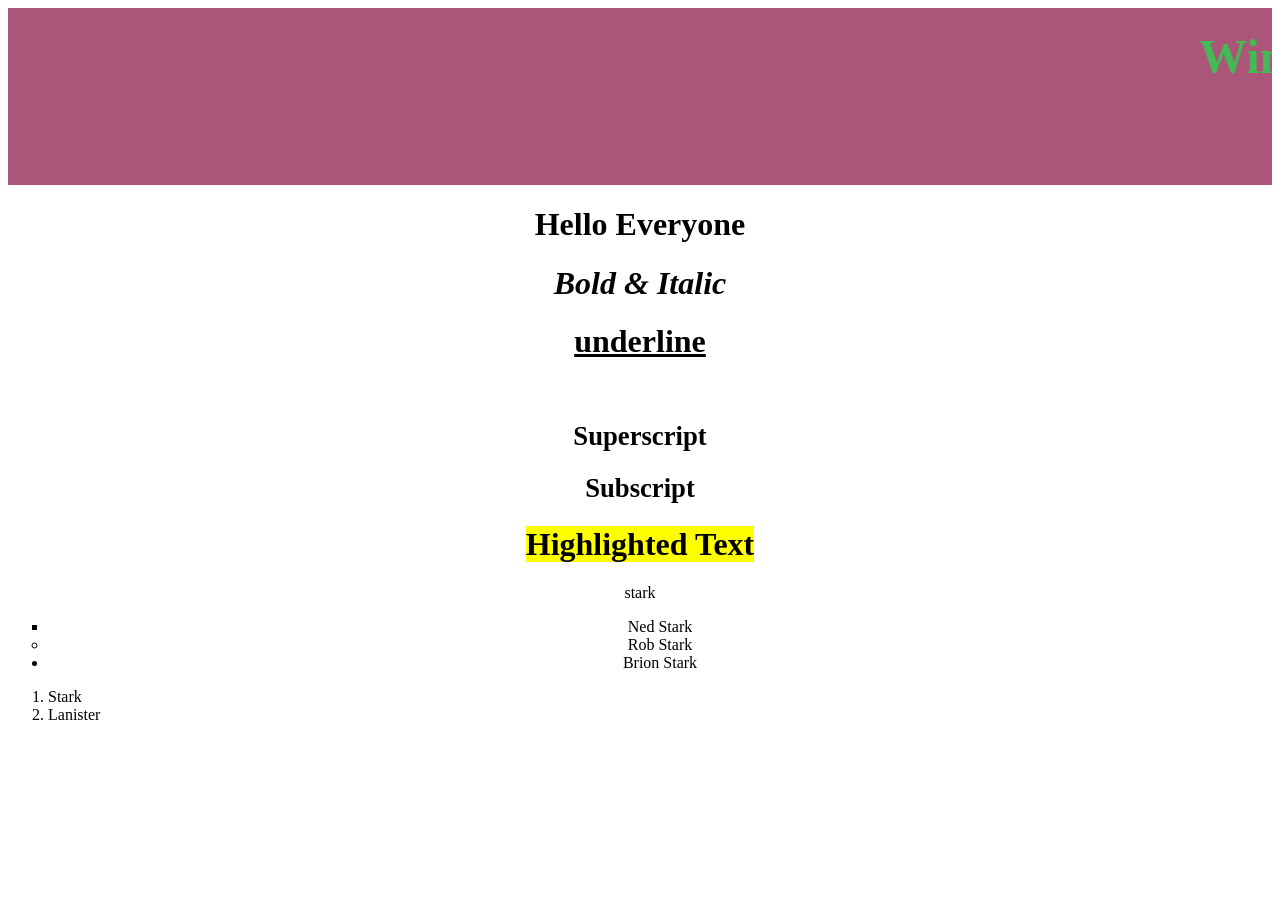
<file: 1.html>
<html>
  <head>
      <title>HG</title>
    
  </head>
    <body>
        <marquee bgcolor="#ab5678" align="top" height="20%" width="100%"><h1>
            <font size="48" color="#43ba56">Winter is Coming</font></h1></marquee>
            
     <br>       
    <h1><center>Hello Everyone</center></h1>
     <h1><center><b><i>Bold & Italic</i></b></center></h1>
     <h1><center><u>underline</u></center></h1>
     <br>
     <h1><center><sup>Superscript</sup></center></h1>
     <h1><center><sub>Subscript</sub></center></h1>
     <h1><center><mark>Highlighted Text</mark></center></h1>
     <p><center><font vintage>
        stark
    </font>
    </center>
      </p>
      <ul><center>
        <li type="square">Ned Stark</li>
        <li type="circle">Rob Stark</li>
        <li>Brion Stark</li>
      </center></ul>

      <ol type="r">
        <li>Stark</li>
        <li>Lanister</li>

      </ol>


     
    

    </body>
</html>
</file>
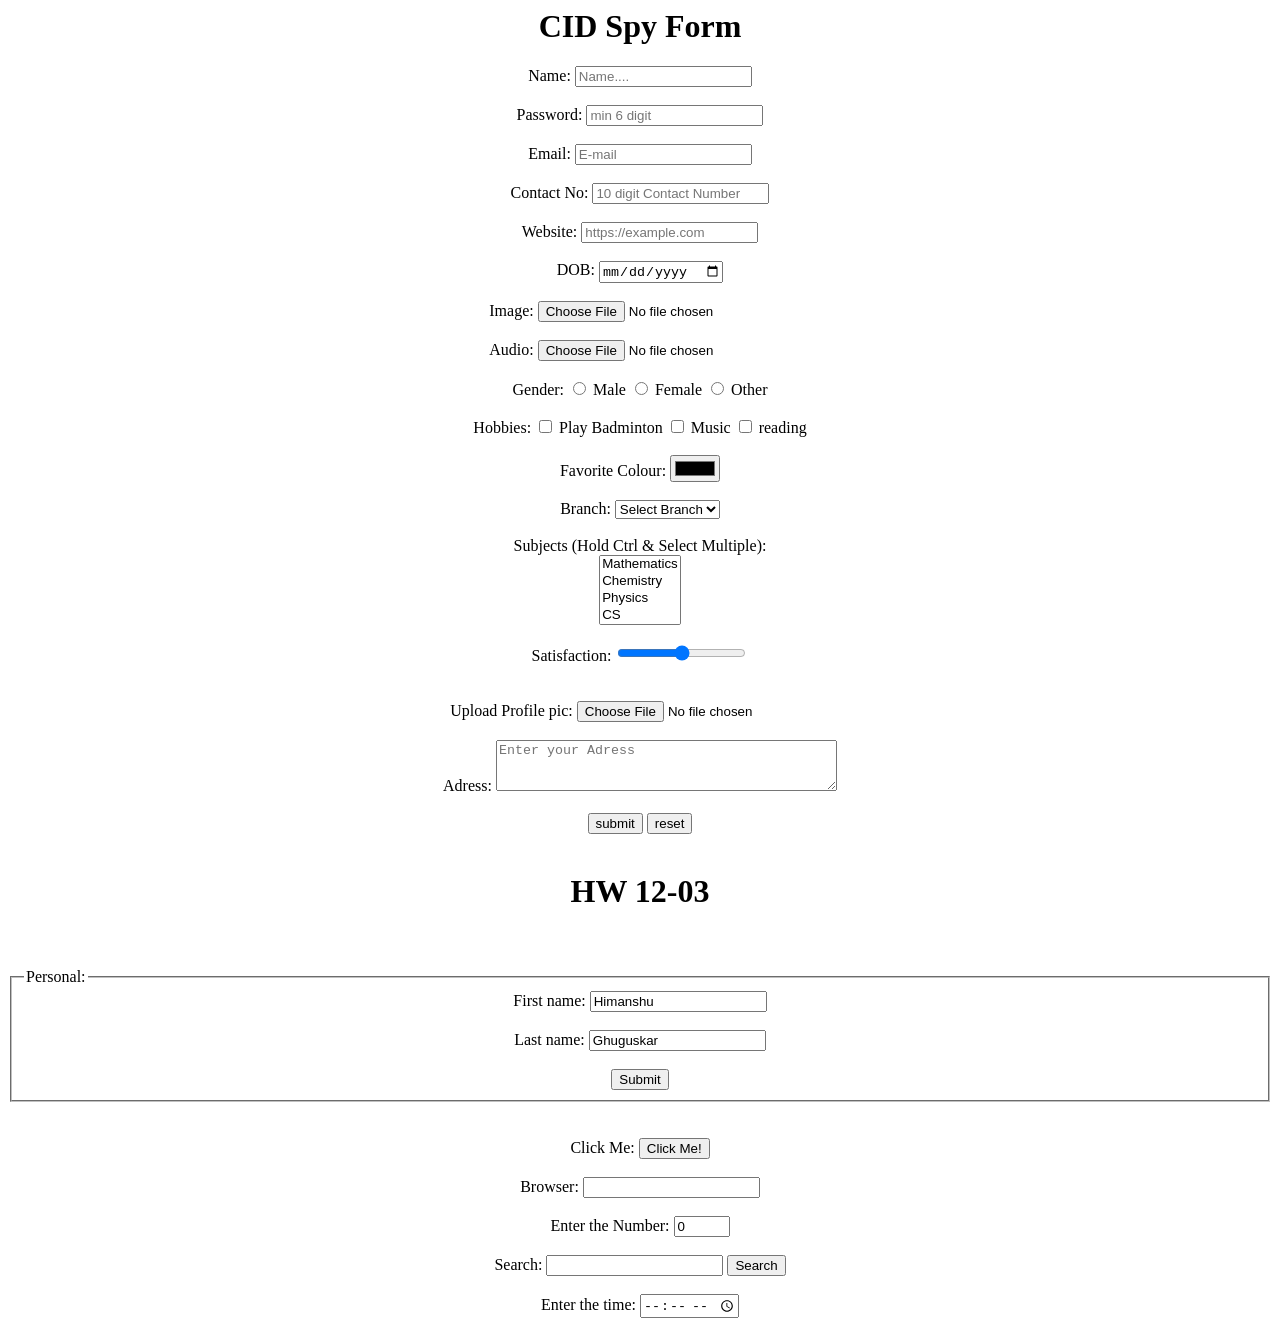
<file: 3.html>
<html>
    <head>
        <title>Biodata</title>
    </head>
    <body>
        <h1><center>CID Spy Form</center></h1>
        <center>
        <form action="#" method="post" enctype="multipart/form-data">
            Name:
            <input type="text" name="fullname" placeholder="Name...." required>
            <br><br>

            Password:
            <input type="password" name="password" minlength="6" placeholder="min 6 digit" required>
            <br><br>

            Email:
            <input type="email" placeholder="E-mail" required>
            <br><br>

            Contact No:
            <input type="tel" pattern="[0-9]{10}" placeholder="10 digit Contact Number" required>
            <br><br>

            Website:
            <input type="url" name="website" placeholder="https://example.com" required>
            <br><br>

            DOB:
            <input type="date" required>
            <br><br>

            Image:
            <input type="file" accept="image/*" required>
            <br><br>

            Audio:
            <input type="file" accept="audio/*" required>
            <br><br>

            Gender:
            <input type="radio" name="gender" value="male" required> Male
            <input type="radio" name="gender" value="female" required> Female
            <input type="radio" name="gender" value="other" required> Other
            <br><br>

            Hobbies:
            <input type="checkbox" name="hobby" value="playbadminton"> Play Badminton
            <input type="checkbox" name="hobby" value="music"> Music
            <input type="checkbox" name="hobby" value="reading"> reading
            <br><br>

            Favorite Colour:
            <input type="color" required>
            <br><br>

            Branch:
            <select name="branch" required>
                <option>Select Branch</option>
                <option value="extc">EXTC</option>
                <option value="mech">Mechanical</option>
                <option value="it">IT</option>
                <option value="cse">CSE</option>
                <option value="elpo">ELPO</option>
            </select>
            <br><br>

            Subjects (Hold Ctrl & Select Multiple):<br>
            <select name="subjects" Multiple size="4">
                <option value="math">Mathematics</option>
                 <option value="chem">Chemistry</option>
                  <option value="phy">Physics</option>
                   <option value="cs">CS</option>
                    <option value="pc">PC</option>
            </select>
            <br><br>

            Satisfaction:
            <input type="range" min="0" max="10" required>
            <br><br><br>

            Upload Profile pic:
            <input type="file" name="Profile" accept="image/*">
            <br><br>

            Adress:
            <textarea name="adress" rows="3" cols="40" placeholder="Enter your Adress" required></textarea>
            <br><br>

             <input type="submit" value="submit">
            <input type="reset" value="reset">
            <br><br>

            <h1>HW 12-03</h1>
            <br><br>


            <fieldset>
                <legend width="65%">Personal:</legend>
                First name:
                <input type="text"id="fname" name="fname" value="Himanshu"><br><br>
                Last name:
                <input type="text" id="lname" name="lname" value="Ghuguskar"><br><br>
                <input type="submit" value="Submit">
            </fieldset>
            <br><br>

           Click Me: 
           <button type="button" onclick="alert('Hello Friendssss.......')">Click Me!</button>
           <br><br>

           Browser:
           <input list="browsers">
           <datalist id="browsers">
            <option value="Edge">
            <option value="Firefox">
            <option value="Chrome">
            <option value="Opera">
            <option value="Safari">
           </datalist>
           <br><br>

           Enter the Number:
            <input type="number" name="num" value="0" min="0" max="100">
           <br><br>

           Search:
           <input type="search" id="search" name="query">
           <button>Search</button>
           <br><br>

           Enter the time:
           <input type="time" name="time">

         
 
 
 

        </form>
        </center>
    </body>



</html>
</file>
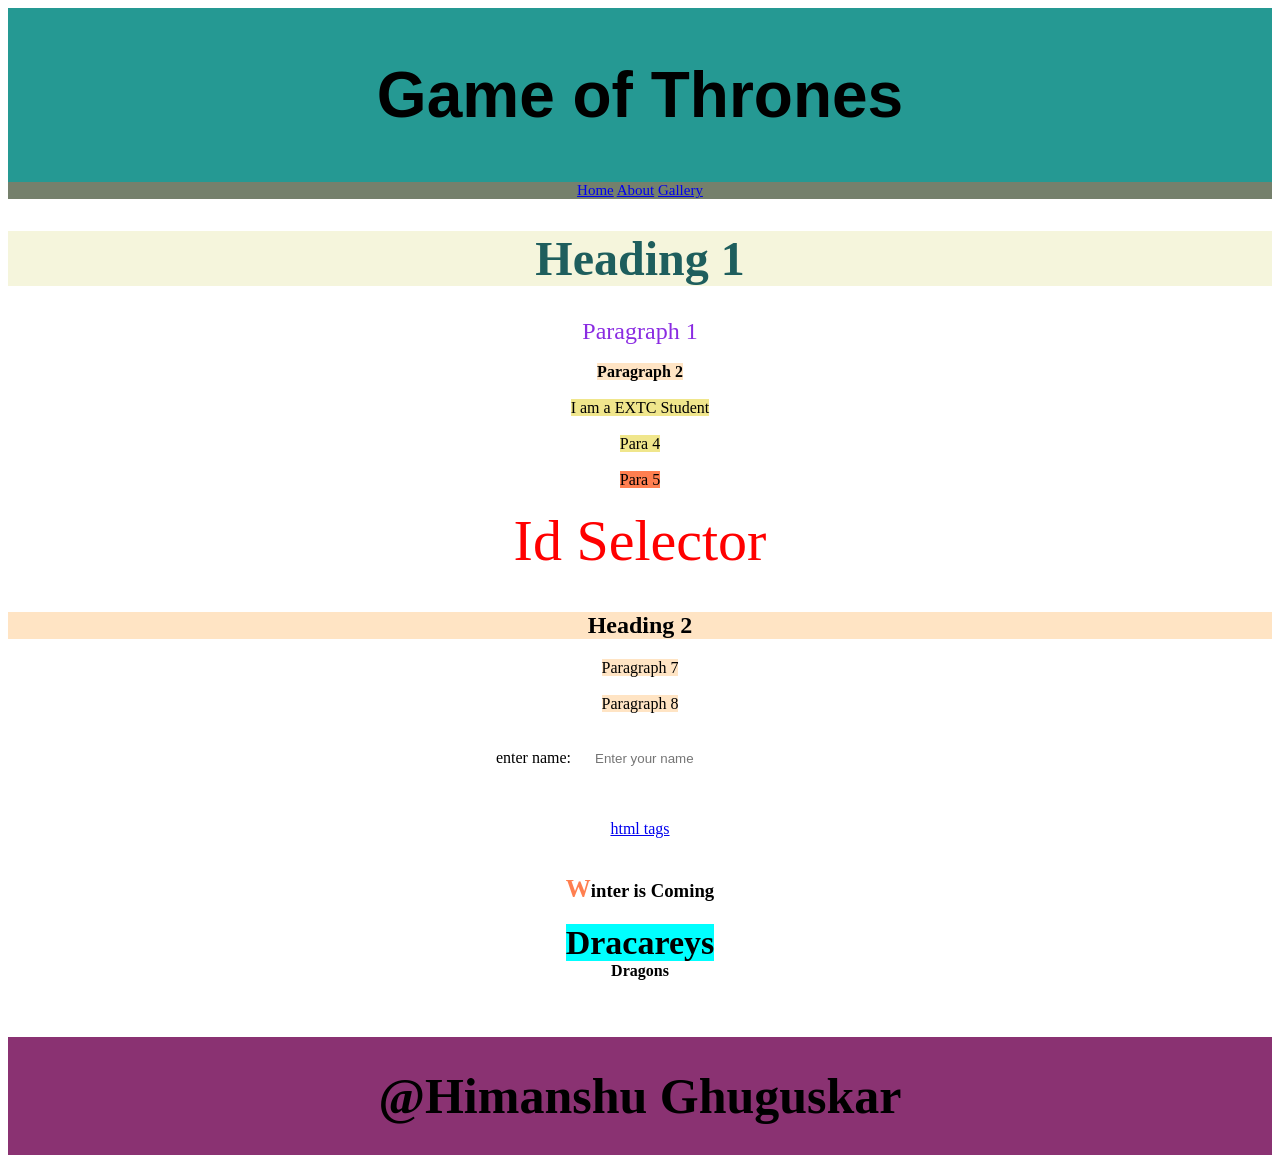
<file: 4.html>
<html>
<head>    
    <title>CSS Internal</title>
    <style>

        header{
            background-color: rgb(37, 153, 147);
            text-align: center;
            padding: 50px;
            font-family: sans-serif;
            font-size: 64px;
            font-weight: bold;
        }

        nav{
            background-color: #75806c;
            text-align: center;
            font-size: 15px;
            color: antiquewhite;
        }

        /* Element Selector */
        h1{
            color: rgba(19, 86, 86, 0.953);
            font-family: Georgia, 'Times New Roman', Times, serif;
            font-size: 48px;
            background-color: beige;
        }
        p1{
            color: blueviolet;
            font-size: 24px;
        }
        p2{
            background-color: bisque;
            font-weight: bold;
            font-display: swap;
            border-color: black;
            

        }    

           /* class selector */
        .highlight1{
            background-color: khaki;
        }

        .highlight2{
            background-color: coral;
        }

         /* id selector*/
        #mainHeading {
            color: red;
            font-size: 58px;
        }

         /* grp selector*/
        h2,p7, p8{
            background-color: bisque;
        }

        /* attribute selector */
        input[type="text"]{
            border: 20px;
            border-color: chartreuse;
            border-bottom: 10;
            padding: 20px;
        }

        /* pseudo class selector*/
        a:hover{
            color: brown;
        }

        /* pseudo element selector*/
        h3::first-letter{
            font-size: 25px;
            color: coral;
        }

        h4::first-line{
            font-size: 34px;
            background-color: aqua;
        }

        footer{
            background-color: rgb(138, 50, 114);
            font-size: 50px;
            font-weight: bolder;
            padding: 30px;
        }

    </style>
</head>

<body>
    <center>

        <header> Game of Thrones</header>
        <nav>
            <a href="#">Home</a>
            <a href="#">About</a>
            <a href="#">Gallery</a>
        </nav>

        <!-- * selects all & apply to whole sheet-->

    <h1>Heading 1</h1>
    <p1>Paragraph 1</p1><br><br>
    <p2>Paragraph 2</p2><br><br>

    <!-- highlight is applicable to multiple tags-->
    <p3 class="highlight1">I am a EXTC Student</p3><br><br>
    <p4 class="highlight1">Para 4</p4><br><br>
    <p5 class="highlight2">Para 5</p5><br><br>

    <!--only applicable to one tag and once-->
    <p6 id="mainHeading">Id Selector</p6><br><br>
  

    <h2>Heading 2</h2>
    <p7>Paragraph 7</p7><br><br>
    <p8>Paragraph 8</p8><br><br>
     
     <form action="#" method="post" enctype="multipart/form-data">
        enter name:
        <input type="text" name="name" placeholder="Enter your name"><br><br>
    </form>

    <a href="https://www.google.com/search?q=comments+in+html&oq=comments+in+html&gs_lcrp=EgZjaHJvbWUyBggAEEUYOdIBCDM2ODRqMGo3qAIAsAIA&sourceid=chrome&ie=UTF-8">html tags</a>
    <br><br>

    <h3>Winter is Coming</h3>
    <h4>Dracareys<br>Dragons</h4><br><br>

    <footer>@Himanshu Ghuguskar</footer>

    </center>  
</body>



</html>
</file>
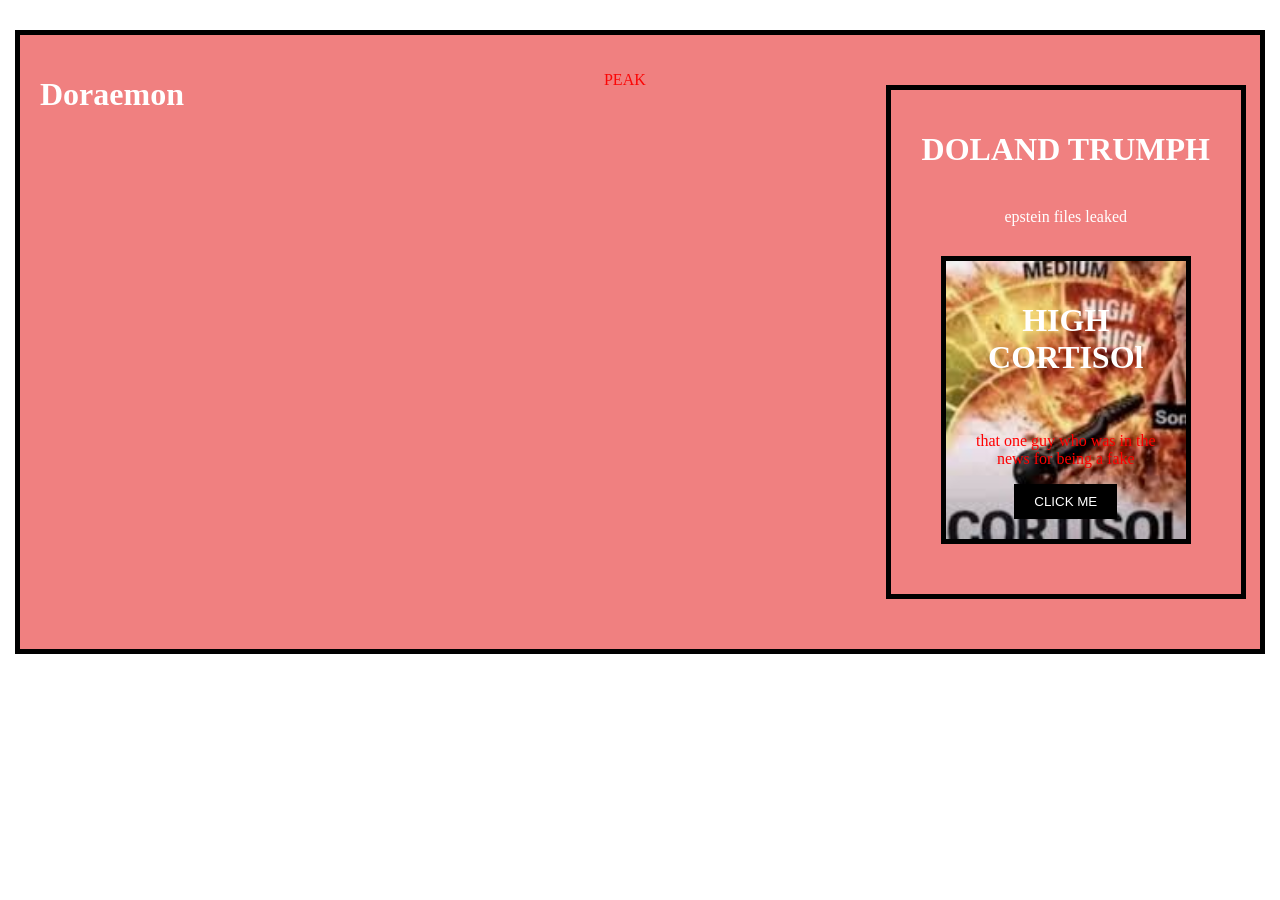
<file: 5.html>
<html>
    <center>
        <title>box model</title>
        <head>
            
        

 
            <style>
                .dabba {
                    display: flex;
                    gap: 210px;
                    width: 1200px;
                    background-color: lightcoral;
                    border: 5px solid black;
                    padding: 20px;
                    margin: 30px auto;
                    background-image: url('https://c8.alamy.com/comp/2WCGY52/doraemon-cute-vector-illustration-2WCGY52.jpg');
                    background-size: cover;
                    background-position: center;
                    background-repeat: no-repeat;
                }
                .dabbemedabba{
                    width: 500px;
                    background-color: lightcoral;
                    border: 5px solid black;
                    padding: 20px;
                    margin: 30px;
                    background-image: url("https://i.pinimg.com/736x/3d/96/eb/3d96eba59a324ac1570e174fd5bb5e94.jpg");
                    background-size: cover;
                    background-position: center;
                    background-repeat: no-repeat;
                }
                .CON3{
                    width: 200px;
                    background-color: lightcoral;
                    border: 5px solid black;
                    padding: 20px;
                    margin: 30px;
                    background-image: url("[data-uri]");
                    background-size: cover;
                    background-position: center;
                    background-repeat: no-repeat;
                }
            </style>
        </head>
        <body>
            <div class="dabba">
                <h1>Doraemon</h1>
                <br>
                <p style="color: rgb(251, 5, 5);">
                    PEAK
                </P>
                <div class="dabbemedabba">
                    <h1>DOLAND TRUMPH</h1>
                    <br>
                    <body style="color: white;">
                        epstein files leaked
                    </body>
                    <div class="CON3">
                        <h1>HIGH CORTISOl</h1>
                        <br>
                        <p style="color: red;">
                            that one guy who was in the news for being a fake 
                        </p>
                        <button onclick="alert('NAMASTE')" style="background-color: black; color: white; border: none; padding: 10px 20px; cursor: pointer;">
                            CLICK ME
                        </button>
                    </div>
                </div>

            </div>
        </body>
    </center>
</html>
</file>
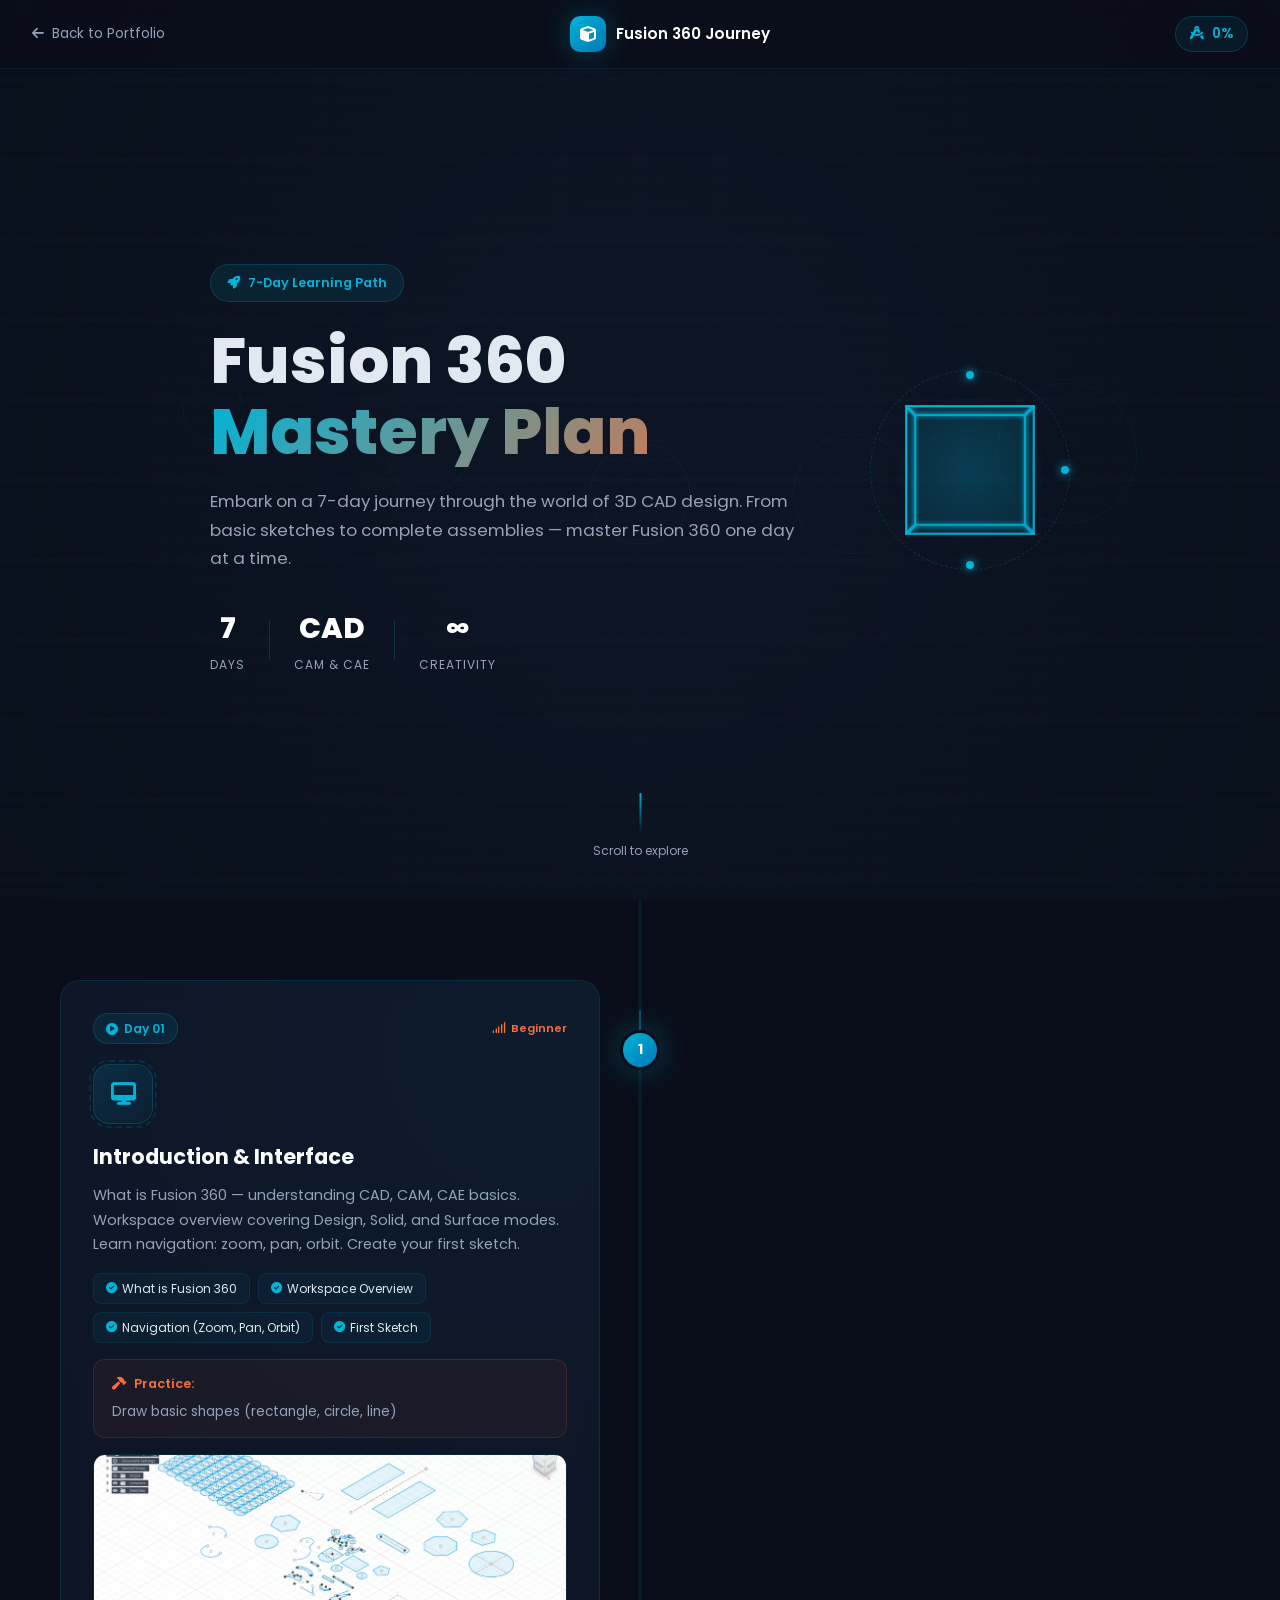
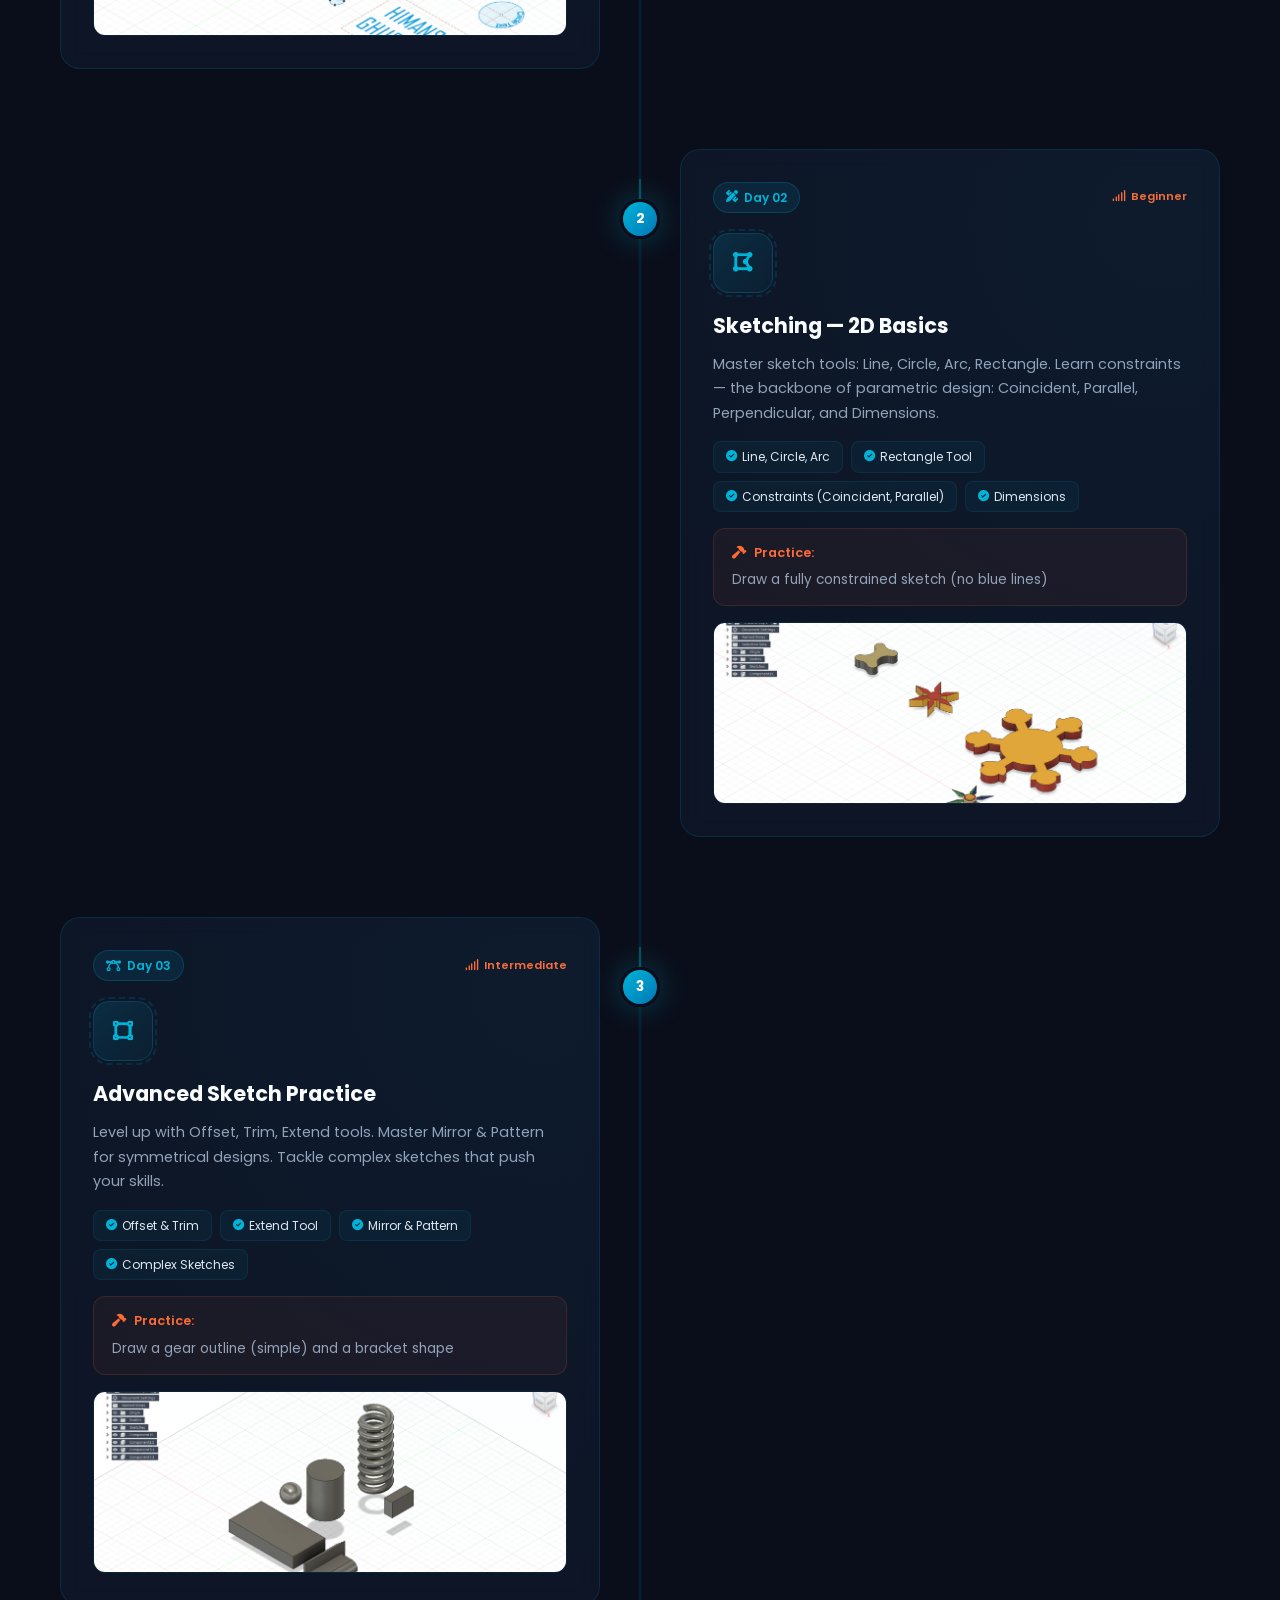
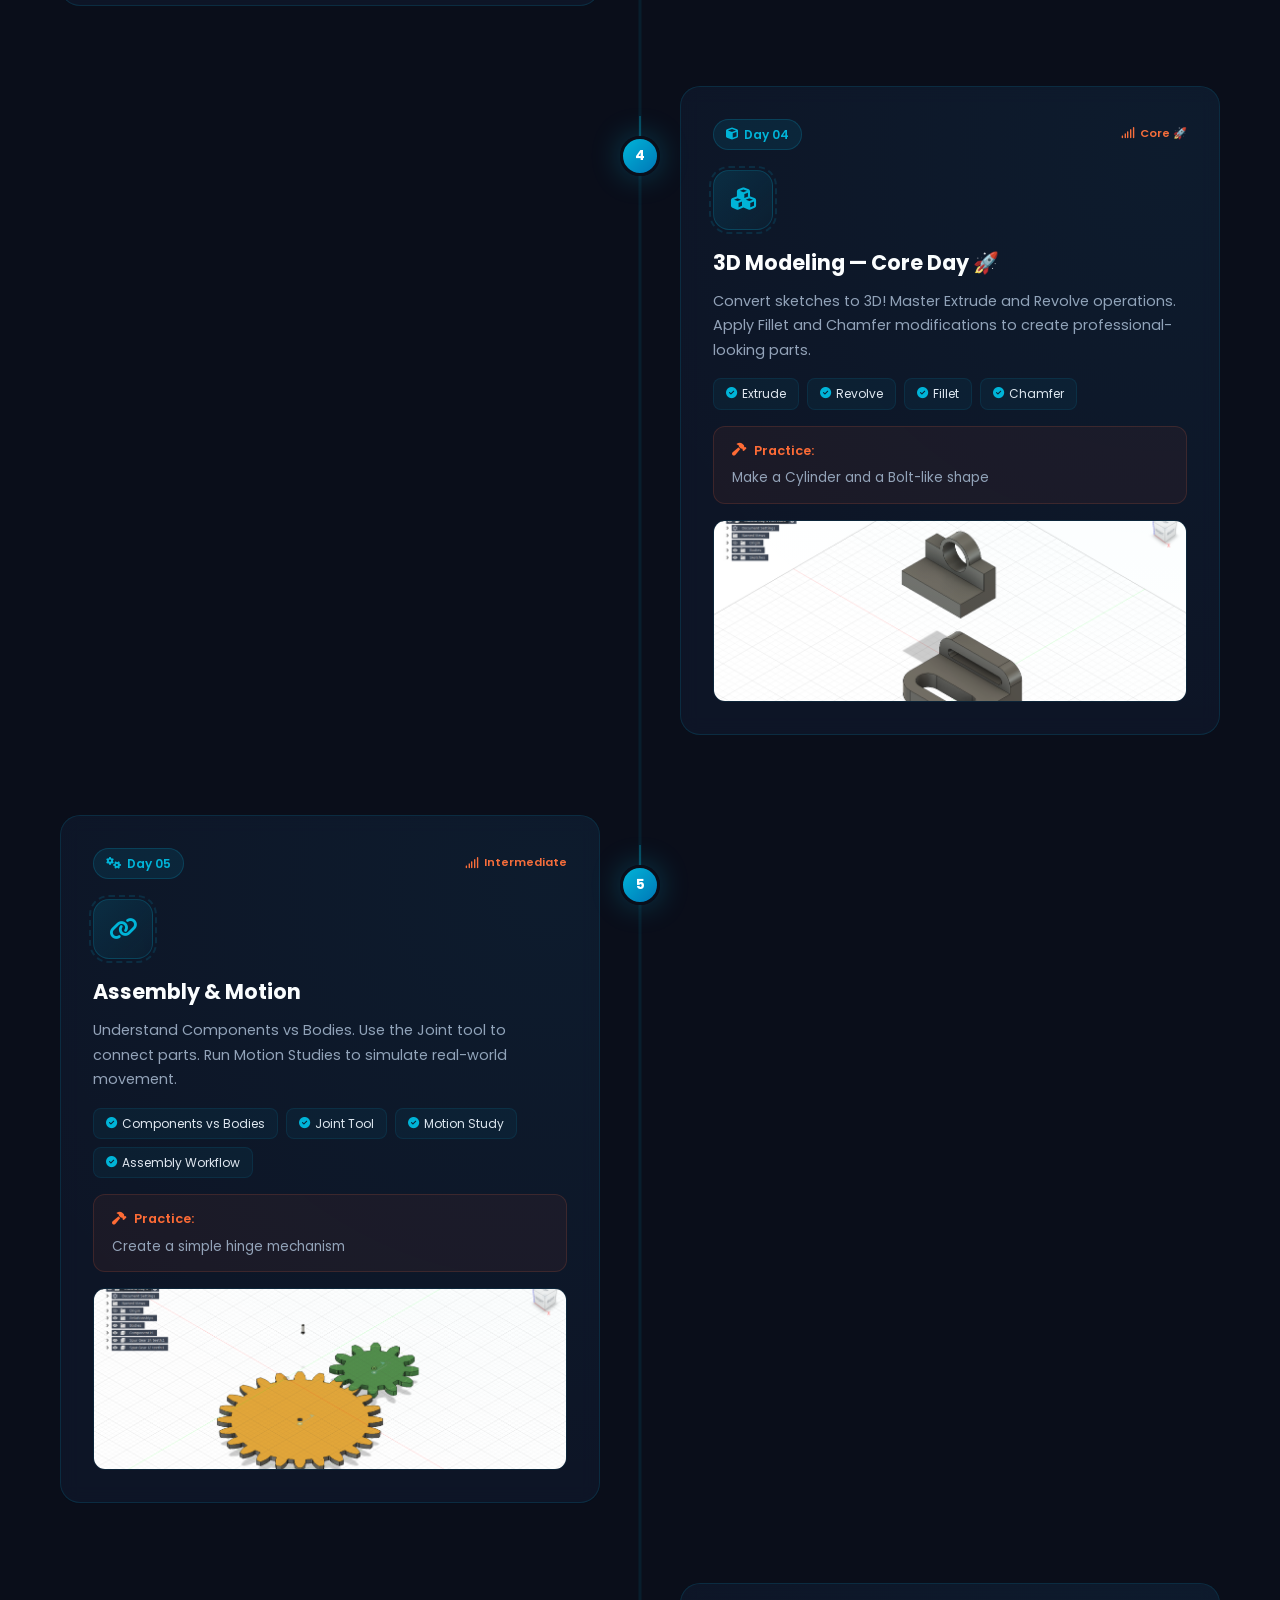
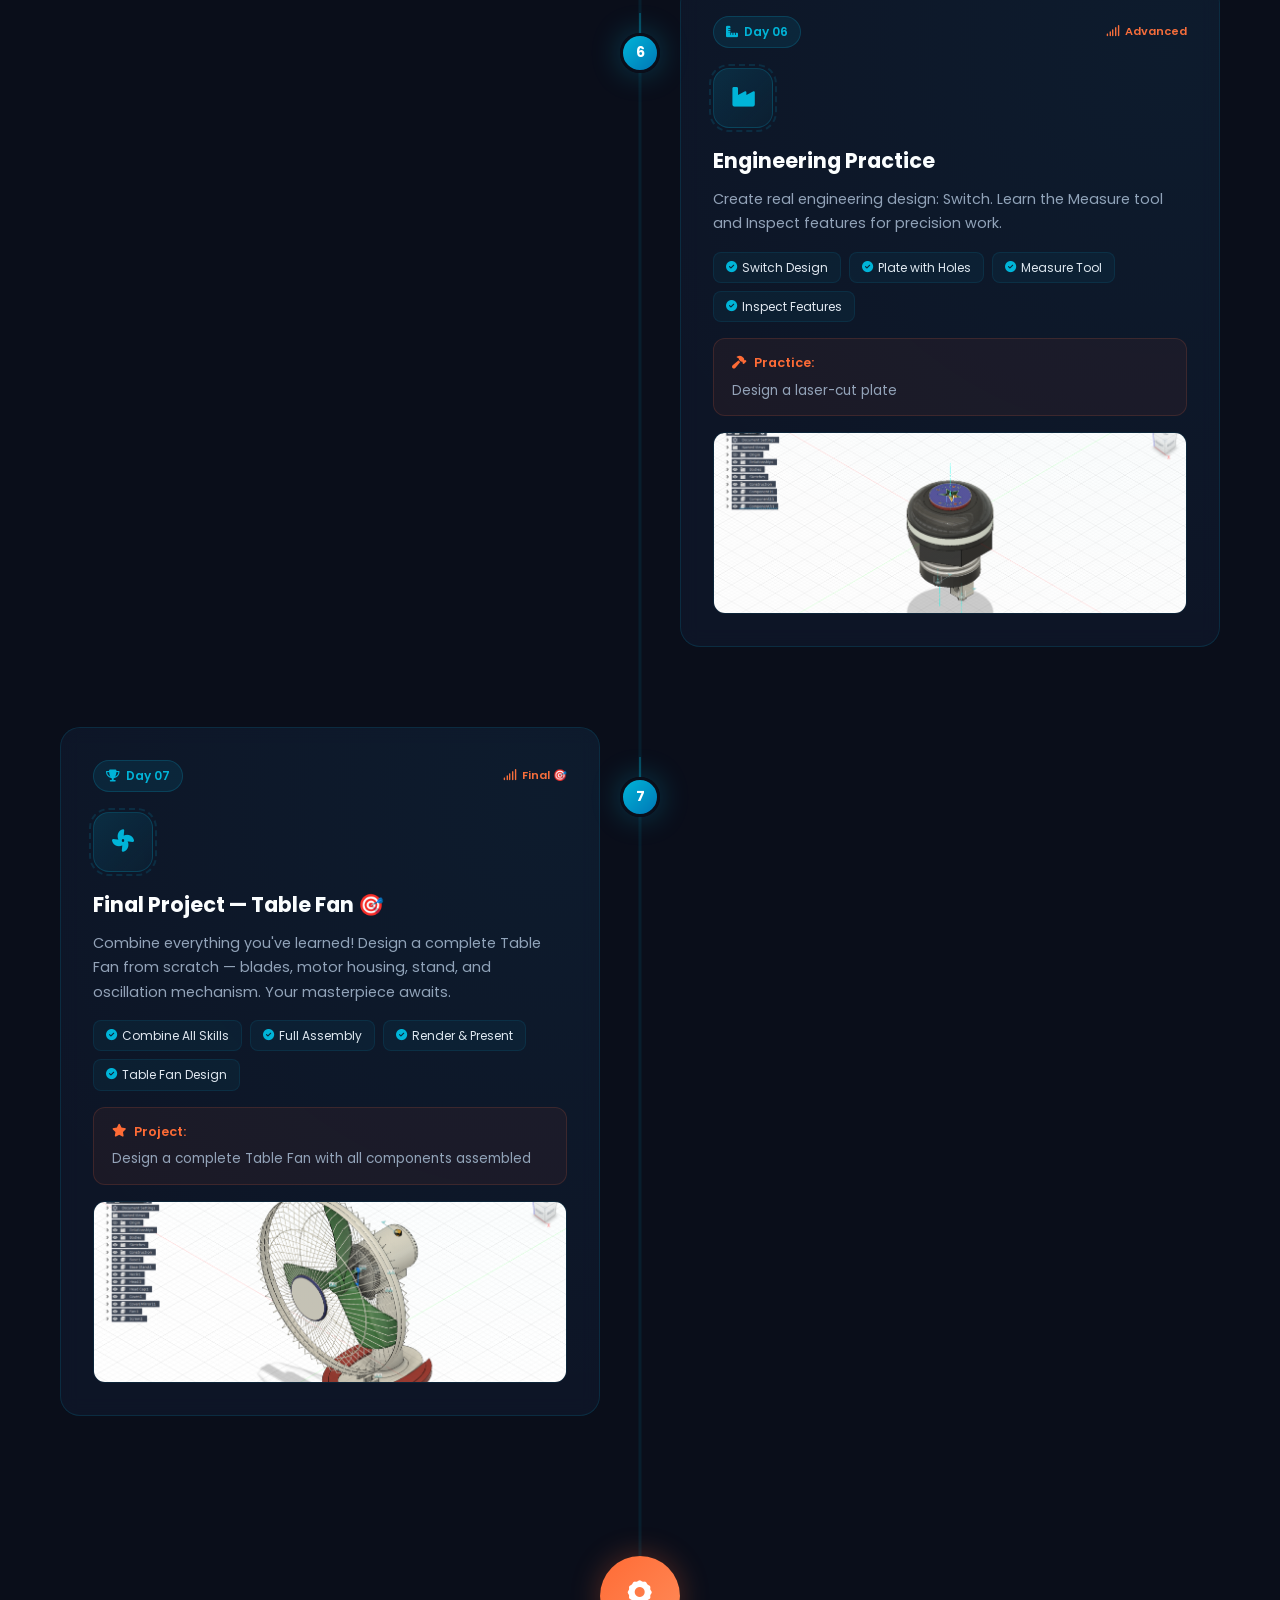
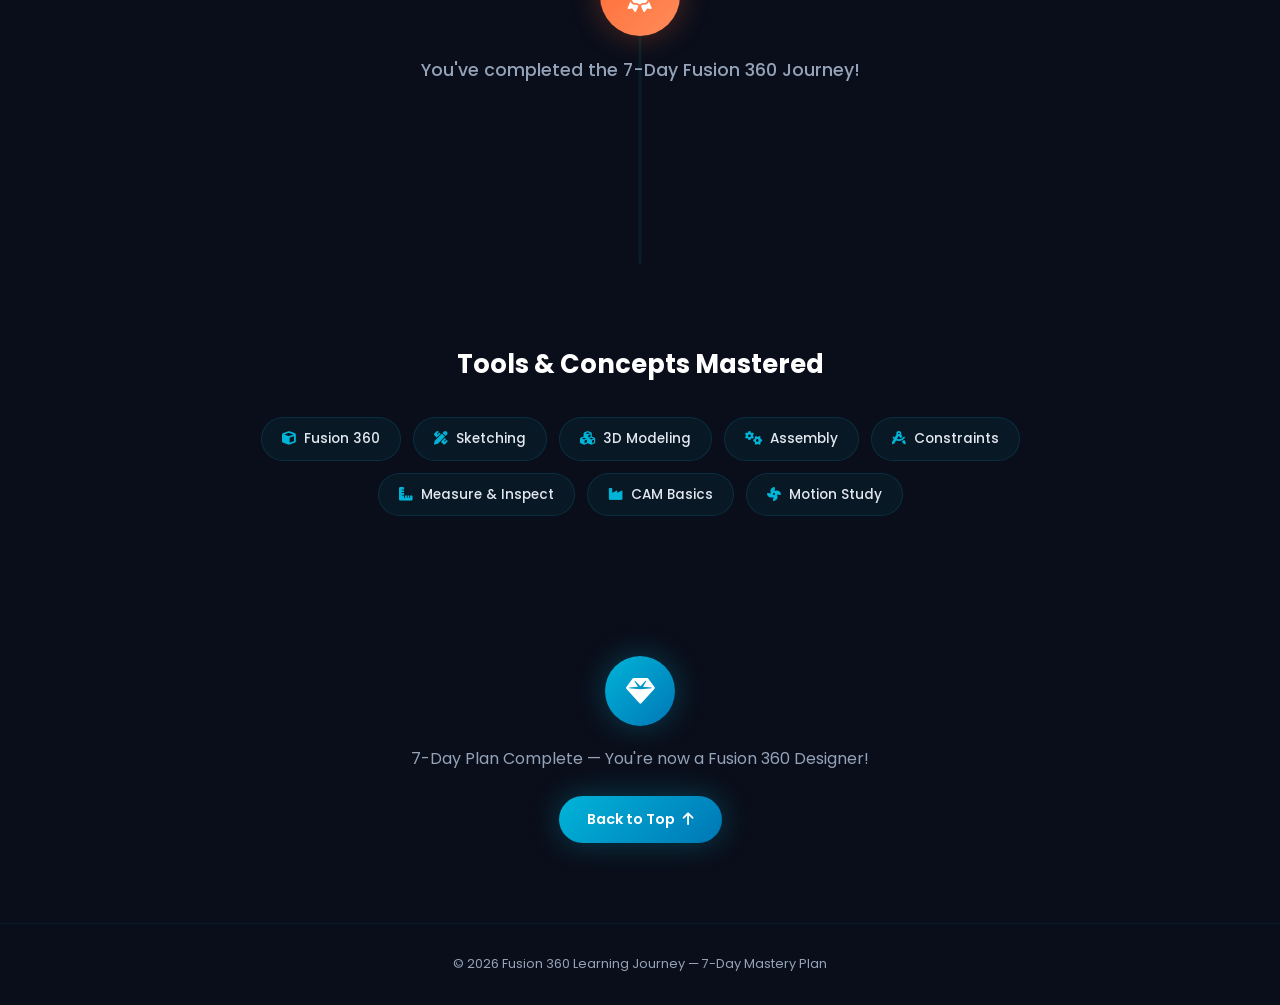
<file: autocad.html>
<!DOCTYPE html>
<html lang="en">
<head>
    <meta charset="UTF-8">
    <meta name="viewport" content="width=device-width, initial-scale=1.0">
    <title>Fusion 360 Learning Journey | 7-Day Deep Dive</title>
    <link href="https://fonts.googleapis.com/css2?family=Poppins:wght@300;400;600;700;800&display=swap" rel="stylesheet">
    <link rel="stylesheet" href="https://cdnjs.cloudflare.com/ajax/libs/font-awesome/6.5.1/css/all.min.css">
    <link rel="stylesheet" href="autocad.css">
</head>
<body>

    <!-- Animated Blueprint Background -->
    <canvas id="blueprint-bg" class="blueprint-bg"></canvas>

    <!-- Floating Geometry Particles -->
    <div id="particles-layer" class="particles-layer"></div>

    <!-- Navigation -->
    <nav class="f3d-nav" id="f3d-nav">
        <a href="#" class="f3d-nav-back">
            <i class="fas fa-arrow-left"></i>
            <span>Back to Portfolio</span>
        </a>
        <div class="f3d-nav-brand">
            <div class="f3d-nav-logo">
                <i class="fas fa-cube"></i>
            </div>
            <span>Fusion 360 Journey</span>
        </div>
        <div class="f3d-nav-meter" id="f3d-nav-meter">
            <i class="fas fa-drafting-compass"></i>
            <span id="progress-value">0%</span>
        </div>
    </nav>

    <!-- Hero Section -->
    <header class="f3d-hero">
        <div class="f3d-hero-content">
            <div class="f3d-hero-badge">
                <i class="fas fa-rocket"></i>
                <span>7-Day Learning Path</span>
            </div>
            <h1 class="f3d-hero-title">
                <span class="f3d-title-line">Fusion 360</span>
                <span class="f3d-title-line f3d-accent">Mastery Plan</span>
            </h1>
            <p class="f3d-hero-desc">Embark on a 7-day journey through the world of 3D CAD design. From basic sketches to complete assemblies — master Fusion 360 one day at a time.</p>
            <div class="f3d-hero-stats">
                <div class="f3d-stat">
                    <span class="f3d-stat-num">7</span>
                    <span class="f3d-stat-label">Days</span>
                </div>
                <div class="f3d-stat-divider"></div>
                <div class="f3d-stat">
                    <span class="f3d-stat-num">CAD</span>
                    <span class="f3d-stat-label">CAM & CAE</span>
                </div>
                <div class="f3d-stat-divider"></div>
                <div class="f3d-stat">
                    <span class="f3d-stat-num">∞</span>
                    <span class="f3d-stat-label">Creativity</span>
                </div>
            </div>
        </div>
        <div class="f3d-hero-visual">
            <div class="f3d-cube-anim">
                <div class="cube">
                    <div class="cube-face cube-front"></div>
                    <div class="cube-face cube-back"></div>
                    <div class="cube-face cube-right"></div>
                    <div class="cube-face cube-left"></div>
                    <div class="cube-face cube-top"></div>
                    <div class="cube-face cube-bottom"></div>
                </div>
                <div class="cube-glow"></div>
                <div class="cube-orbit">
                    <span></span><span></span><span></span>
                </div>
            </div>
        </div>
        <div class="f3d-scroll-hint">
            <div class="f3d-scroll-line"></div>
            <span>Scroll to explore</span>
        </div>
    </header>

    <!-- Timeline Section -->
    <main class="f3d-timeline-section">
        <div class="f3d-timeline-line" id="timeline-line">
            <div class="f3d-timeline-progress" id="timeline-progress"></div>
        </div>

        <!-- Day 1 -->
        <div class="f3d-day-card f3d-card-left" data-day="1">
            <div class="f3d-card-connector">
                <div class="f3d-connector-line"></div>
                <div class="f3d-connector-dot">
                    <span>1</span>
                </div>
            </div>
            <div class="f3d-card">
                <div class="f3d-card-glow"></div>
                <div class="f3d-card-header">
                    <div class="f3d-card-day-badge">
                        <i class="fas fa-play-circle"></i>
                        <span>Day 01</span>
                    </div>
                    <div class="f3d-card-level">
                        <i class="fas fa-signal"></i>
                        <span>Beginner</span>
                    </div>
                </div>
                <div class="f3d-card-icon-wrap">
                    <div class="f3d-card-icon">
                        <i class="fas fa-desktop"></i>
                    </div>
                    <div class="f3d-card-icon-ring"></div>
                </div>
                <h3 class="f3d-card-title">Introduction & Interface</h3>
                <p class="f3d-card-desc">What is Fusion 360 — understanding CAD, CAM, CAE basics. Workspace overview covering Design, Solid, and Surface modes. Learn navigation: zoom, pan, orbit. Create your first sketch.</p>
                <div class="f3d-card-topics">
                    <span><i class="fas fa-check-circle"></i> What is Fusion 360</span>
                    <span><i class="fas fa-check-circle"></i> Workspace Overview</span>
                    <span><i class="fas fa-check-circle"></i> Navigation (Zoom, Pan, Orbit)</span>
                    <span><i class="fas fa-check-circle"></i> First Sketch</span>
                </div>
                <div class="f3d-card-practice">
                    <div class="practice-header">
                        <i class="fas fa-hammer"></i>
                        <span>Practice:</span>
                    </div>
                    <p>Draw basic shapes (rectangle, circle, line)</p>
                </div>
                <div class="f3d-card-image">
                    <img src="Fusion Day 1.png" alt="Day 1 - Fusion 360 Interface" id="img-day1" loading="lazy">
                </div>
            </div>
        </div>

        <!-- Day 2 -->
        <div class="f3d-day-card f3d-card-right" data-day="2">
            <div class="f3d-card-connector">
                <div class="f3d-connector-line"></div>
                <div class="f3d-connector-dot">
                    <span>2</span>
                </div>
            </div>
            <div class="f3d-card">
                <div class="f3d-card-glow"></div>
                <div class="f3d-card-header">
                    <div class="f3d-card-day-badge">
                        <i class="fas fa-pencil-ruler"></i>
                        <span>Day 02</span>
                    </div>
                    <div class="f3d-card-level">
                        <i class="fas fa-signal"></i>
                        <span>Beginner</span>
                    </div>
                </div>
                <div class="f3d-card-icon-wrap">
                    <div class="f3d-card-icon">
                        <i class="fas fa-draw-polygon"></i>
                    </div>
                    <div class="f3d-card-icon-ring"></div>
                </div>
                <h3 class="f3d-card-title">Sketching — 2D Basics</h3>
                <p class="f3d-card-desc">Master sketch tools: Line, Circle, Arc, Rectangle. Learn constraints — the backbone of parametric design: Coincident, Parallel, Perpendicular, and Dimensions.</p>
                <div class="f3d-card-topics">
                    <span><i class="fas fa-check-circle"></i> Line, Circle, Arc</span>
                    <span><i class="fas fa-check-circle"></i> Rectangle Tool</span>
                    <span><i class="fas fa-check-circle"></i> Constraints (Coincident, Parallel)</span>
                    <span><i class="fas fa-check-circle"></i> Dimensions</span>
                </div>
                <div class="f3d-card-practice">
                    <div class="practice-header">
                        <i class="fas fa-hammer"></i>
                        <span>Practice:</span>
                    </div>
                    <p>Draw a fully constrained sketch (no blue lines)</p>
                </div>
                <div class="f3d-card-image">
                    <img src="Fusion Day 2.png" alt="Day 2 - 2D Sketching" id="img-day2" loading="lazy">
                </div>
            </div>
        </div>

        <!-- Day 3 -->
        <div class="f3d-day-card f3d-card-left" data-day="3">
            <div class="f3d-card-connector">
                <div class="f3d-connector-line"></div>
                <div class="f3d-connector-dot">
                    <span>3</span>
                </div>
            </div>
            <div class="f3d-card">
                <div class="f3d-card-glow"></div>
                <div class="f3d-card-header">
                    <div class="f3d-card-day-badge">
                        <i class="fas fa-bezier-curve"></i>
                        <span>Day 03</span>
                    </div>
                    <div class="f3d-card-level">
                        <i class="fas fa-signal"></i>
                        <span>Intermediate</span>
                    </div>
                </div>
                <div class="f3d-card-icon-wrap">
                    <div class="f3d-card-icon">
                        <i class="fas fa-vector-square"></i>
                    </div>
                    <div class="f3d-card-icon-ring"></div>
                </div>
                <h3 class="f3d-card-title">Advanced Sketch Practice</h3>
                <p class="f3d-card-desc">Level up with Offset, Trim, Extend tools. Master Mirror & Pattern for symmetrical designs. Tackle complex sketches that push your skills.</p>
                <div class="f3d-card-topics">
                    <span><i class="fas fa-check-circle"></i> Offset & Trim</span>
                    <span><i class="fas fa-check-circle"></i> Extend Tool</span>
                    <span><i class="fas fa-check-circle"></i> Mirror & Pattern</span>
                    <span><i class="fas fa-check-circle"></i> Complex Sketches</span>
                </div>
                <div class="f3d-card-practice">
                    <div class="practice-header">
                        <i class="fas fa-hammer"></i>
                        <span>Practice:</span>
                    </div>
                    <p>Draw a gear outline (simple) and a bracket shape</p>
                </div>
                <div class="f3d-card-image">
                    <img src="Fusion Day 3.png" alt="Day 3 - Advanced Sketching" id="img-day3" loading="lazy">
                </div>
            </div>
        </div>

        <!-- Day 4 -->
        <div class="f3d-day-card f3d-card-right" data-day="4">
            <div class="f3d-card-connector">
                <div class="f3d-connector-line"></div>
                <div class="f3d-connector-dot">
                    <span>4</span>
                </div>
            </div>
            <div class="f3d-card">
                <div class="f3d-card-glow"></div>
                <div class="f3d-card-header">
                    <div class="f3d-card-day-badge">
                        <i class="fas fa-cube"></i>
                        <span>Day 04</span>
                    </div>
                    <div class="f3d-card-level">
                        <i class="fas fa-signal"></i>
                        <span>Core 🚀</span>
                    </div>
                </div>
                <div class="f3d-card-icon-wrap">
                    <div class="f3d-card-icon">
                        <i class="fas fa-cubes"></i>
                    </div>
                    <div class="f3d-card-icon-ring"></div>
                </div>
                <h3 class="f3d-card-title">3D Modeling — Core Day 🚀</h3>
                <p class="f3d-card-desc">Convert sketches to 3D! Master Extrude and Revolve operations. Apply Fillet and Chamfer modifications to create professional-looking parts.</p>
                <div class="f3d-card-topics">
                    <span><i class="fas fa-check-circle"></i> Extrude</span>
                    <span><i class="fas fa-check-circle"></i> Revolve</span>
                    <span><i class="fas fa-check-circle"></i> Fillet</span>
                    <span><i class="fas fa-check-circle"></i> Chamfer</span>
                </div>
                <div class="f3d-card-practice">
                    <div class="practice-header">
                        <i class="fas fa-hammer"></i>
                        <span>Practice:</span>
                    </div>
                    <p>Make a Cylinder and a Bolt-like shape</p>
                </div>
                <div class="f3d-card-image">
                    <img src="Fusion Day 4.png" alt="Day 4 - 3D Modeling" id="img-day4" loading="lazy">
                </div>
            </div>
        </div>

        <!-- Day 5 -->
        <div class="f3d-day-card f3d-card-left" data-day="5">
            <div class="f3d-card-connector">
                <div class="f3d-connector-line"></div>
                <div class="f3d-connector-dot">
                    <span>5</span>
                </div>
            </div>
            <div class="f3d-card">
                <div class="f3d-card-glow"></div>
                <div class="f3d-card-header">
                    <div class="f3d-card-day-badge">
                        <i class="fas fa-cogs"></i>
                        <span>Day 05</span>
                    </div>
                    <div class="f3d-card-level">
                        <i class="fas fa-signal"></i>
                        <span>Intermediate</span>
                    </div>
                </div>
                <div class="f3d-card-icon-wrap">
                    <div class="f3d-card-icon">
                        <i class="fas fa-link"></i>
                    </div>
                    <div class="f3d-card-icon-ring"></div>
                </div>
                <h3 class="f3d-card-title">Assembly & Motion</h3>
                <p class="f3d-card-desc">Understand Components vs Bodies. Use the Joint tool to connect parts. Run Motion Studies to simulate real-world movement.</p>
                <div class="f3d-card-topics">
                    <span><i class="fas fa-check-circle"></i> Components vs Bodies</span>
                    <span><i class="fas fa-check-circle"></i> Joint Tool</span>
                    <span><i class="fas fa-check-circle"></i> Motion Study</span>
                    <span><i class="fas fa-check-circle"></i> Assembly Workflow</span>
                </div>
                <div class="f3d-card-practice">
                    <div class="practice-header">
                        <i class="fas fa-hammer"></i>
                        <span>Practice:</span>
                    </div>
                    <p>Create a simple hinge mechanism</p>
                </div>
                <div class="f3d-card-image">
                    <img src="Fusion Day 5.png" alt="Day 5 - Assembly & Motion" id="img-day5" loading="lazy">
                </div>
            </div>
        </div>

        <!-- Day 6 -->
        <div class="f3d-day-card f3d-card-right" data-day="6">
            <div class="f3d-card-connector">
                <div class="f3d-connector-line"></div>
                <div class="f3d-connector-dot">
                    <span>6</span>
                </div>
            </div>
            <div class="f3d-card">
                <div class="f3d-card-glow"></div>
                <div class="f3d-card-header">
                    <div class="f3d-card-day-badge">
                        <i class="fas fa-ruler-combined"></i>
                        <span>Day 06</span>
                    </div>
                    <div class="f3d-card-level">
                        <i class="fas fa-signal"></i>
                        <span>Advanced</span>
                    </div>
                </div>
                <div class="f3d-card-icon-wrap">
                    <div class="f3d-card-icon">
                        <i class="fas fa-industry"></i>
                    </div>
                    <div class="f3d-card-icon-ring"></div>
                </div>
                <h3 class="f3d-card-title">Engineering Practice</h3>
                <p class="f3d-card-desc">Create real engineering design: Switch. Learn the Measure tool and Inspect features for precision work.</p>
                <div class="f3d-card-topics">
                    <span><i class="fas fa-check-circle"></i> Switch Design</span>
                    <span><i class="fas fa-check-circle"></i> Plate with Holes</span>
                    <span><i class="fas fa-check-circle"></i> Measure Tool</span>
                    <span><i class="fas fa-check-circle"></i> Inspect Features</span>
                </div>
                <div class="f3d-card-practice">
                    <div class="practice-header">
                        <i class="fas fa-hammer"></i>
                        <span>Practice:</span>
                    </div>
                    <p>Design a laser-cut plate</p>
                </div>
                <div class="f3d-card-image">
                    <img src="Fusion Switch.png" alt="Day 6 - Engineering Practice" id="img-day6" loading="lazy">
                </div>
            </div>
        </div>

        <!-- Day 7 -->
        <div class="f3d-day-card f3d-card-left" data-day="7">
            <div class="f3d-card-connector">
                <div class="f3d-connector-line"></div>
                <div class="f3d-connector-dot">
                    <span>7</span>
                </div>
            </div>
            <div class="f3d-card">
                <div class="f3d-card-glow"></div>
                <div class="f3d-card-header">
                    <div class="f3d-card-day-badge">
                        <i class="fas fa-trophy"></i>
                        <span>Day 07</span>
                    </div>
                    <div class="f3d-card-level">
                        <i class="fas fa-signal"></i>
                        <span>Final 🎯</span>
                    </div>
                </div>
                <div class="f3d-card-icon-wrap">
                    <div class="f3d-card-icon">
                        <i class="fas fa-fan"></i>
                    </div>
                    <div class="f3d-card-icon-ring"></div>
                </div>
                <h3 class="f3d-card-title">Final Project — Table Fan 🎯</h3>
                <p class="f3d-card-desc">Combine everything you've learned! Design a complete Table Fan from scratch — blades, motor housing, stand, and oscillation mechanism. Your masterpiece awaits.</p>
                <div class="f3d-card-topics">
                    <span><i class="fas fa-check-circle"></i> Combine All Skills</span>
                    <span><i class="fas fa-check-circle"></i> Full Assembly</span>
                    <span><i class="fas fa-check-circle"></i> Render & Present</span>
                    <span><i class="fas fa-check-circle"></i> Table Fan Design</span>
                </div>
                <div class="f3d-card-practice">
                    <div class="practice-header">
                        <i class="fas fa-star"></i>
                        <span>Project:</span>
                    </div>
                    <p>Design a complete Table Fan with all components assembled</p>
                </div>
                <div class="f3d-card-image">
                    <img src="Table Fan.png" alt="Day 7 - Final Project Table Fan" id="img-day7" loading="lazy">
                </div>
            </div>
        </div>

        <!-- End marker -->
        <div class="f3d-timeline-end">
            <div class="f3d-trophy">
                <i class="fas fa-award"></i>
            </div>
            <p>You've completed the 7-Day Fusion 360 Journey!</p>
        </div>
    </main>

    <!-- Tools Section -->
    <div class="f3d-tools-section">
        <h3>Tools & Concepts Mastered</h3>
        <div class="f3d-tools-grid">
            <div class="f3d-tool-chip"><i class="fas fa-cube"></i> Fusion 360</div>
            <div class="f3d-tool-chip"><i class="fas fa-pencil-ruler"></i> Sketching</div>
            <div class="f3d-tool-chip"><i class="fas fa-cubes"></i> 3D Modeling</div>
            <div class="f3d-tool-chip"><i class="fas fa-cogs"></i> Assembly</div>
            <div class="f3d-tool-chip"><i class="fas fa-drafting-compass"></i> Constraints</div>
            <div class="f3d-tool-chip"><i class="fas fa-ruler-combined"></i> Measure & Inspect</div>
            <div class="f3d-tool-chip"><i class="fas fa-industry"></i> CAM Basics</div>
            <div class="f3d-tool-chip"><i class="fas fa-fan"></i> Motion Study</div>
        </div>
    </div>

    <!-- End Section -->
    <div class="f3d-section-end">
        <div class="f3d-end-trophy">
            <i class="fas fa-gem"></i>
        </div>
        <p>7-Day Plan Complete — You're now a Fusion 360 Designer!</p>
        <a href="#" class="btn-end" onclick="window.scrollTo({top:0,behavior:'smooth'});return false;">
            <span>Back to Top</span>
            <i class="fas fa-arrow-up"></i>
        </a>
    </div>

    <!-- Footer -->
    <footer class="f3d-footer">
        <p>&copy; 2026 Fusion 360 Learning Journey — 7-Day Mastery Plan</p>
    </footer>

    <script type="module" src="autocad.js"></script>
</body>
</html>
</file>
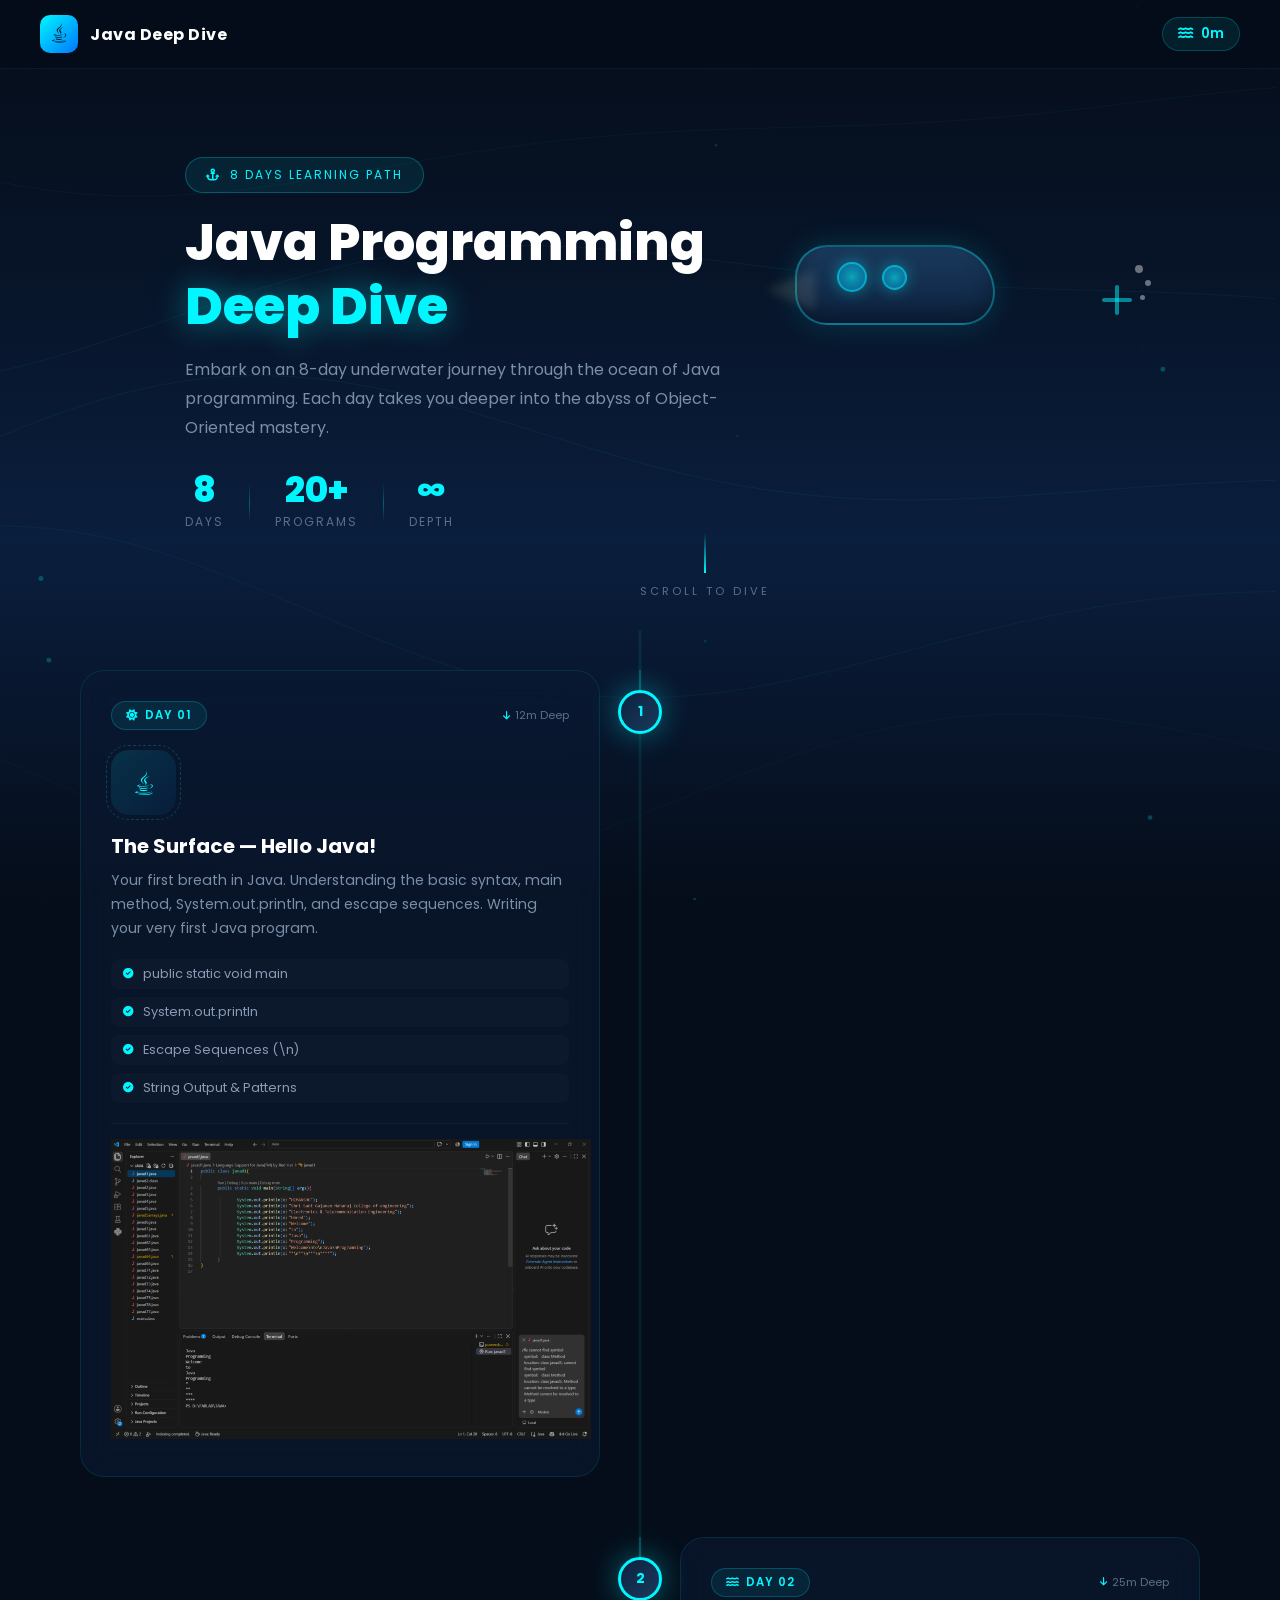
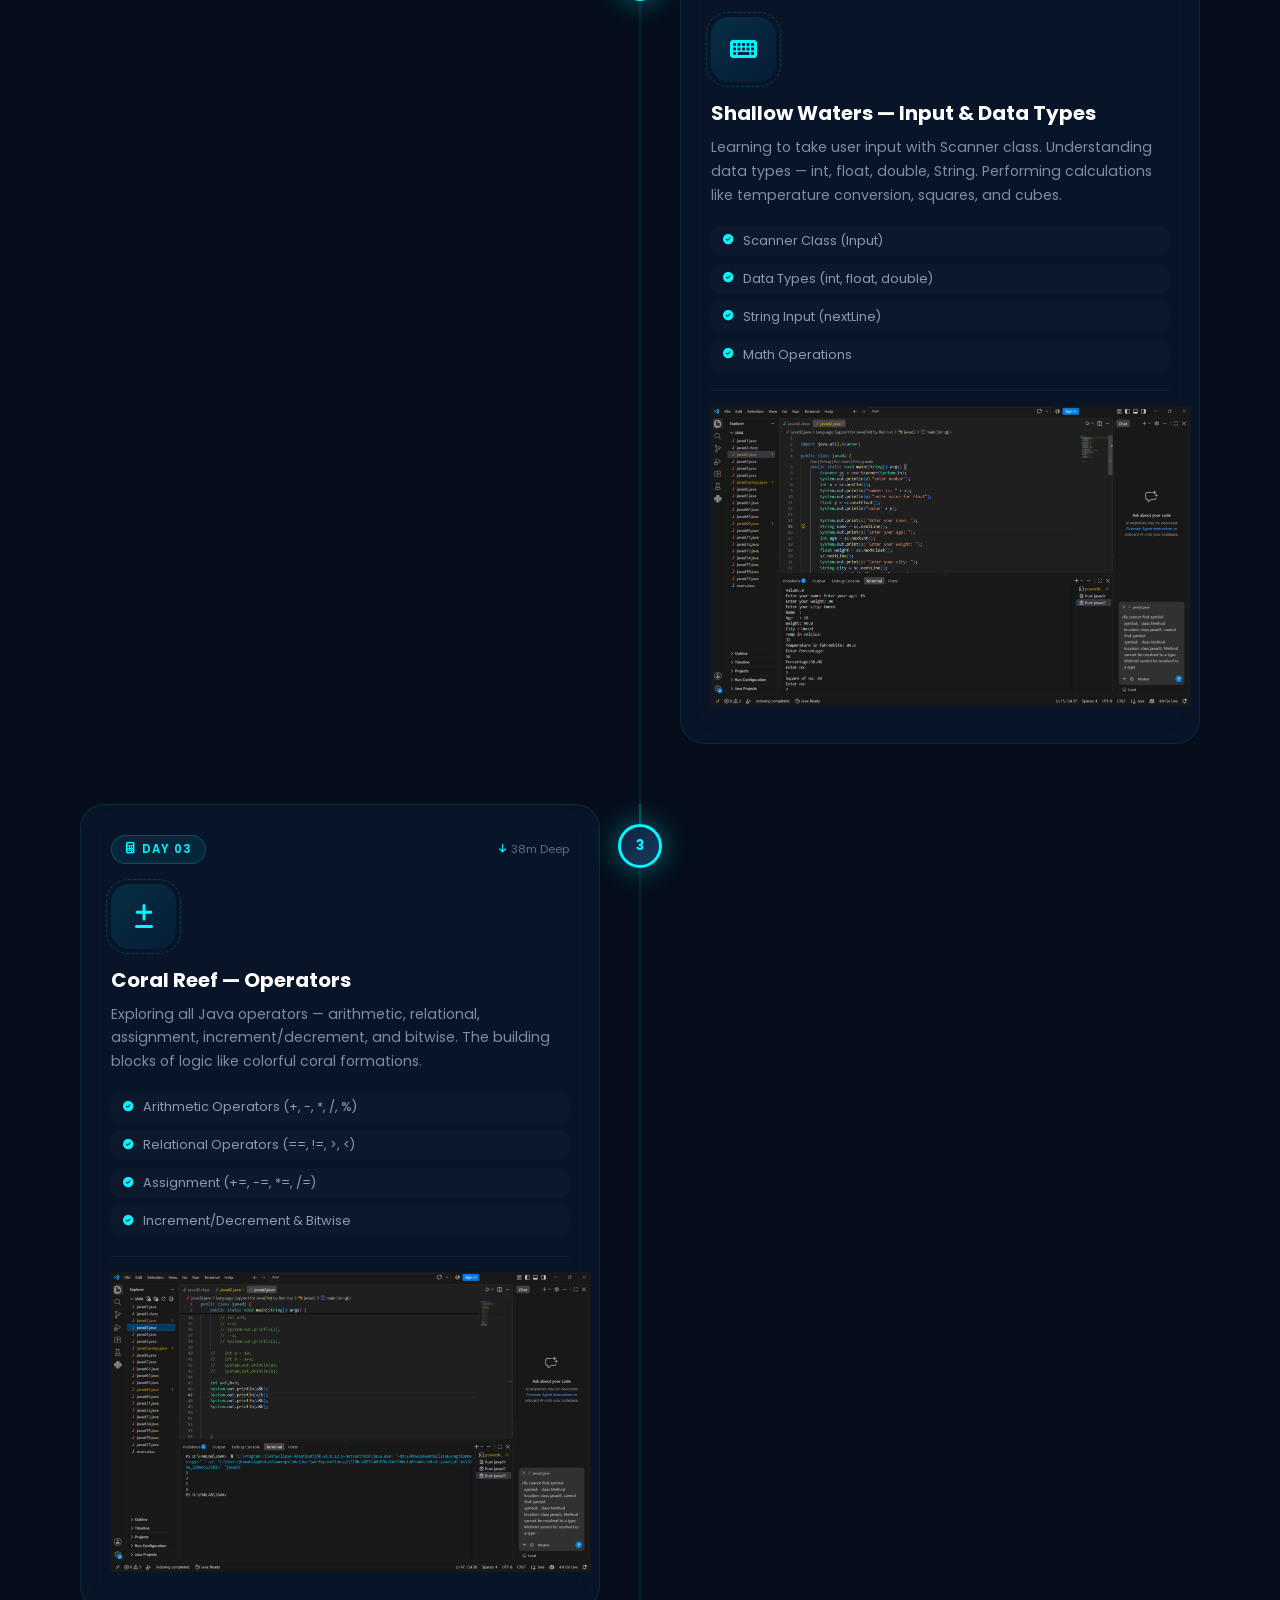
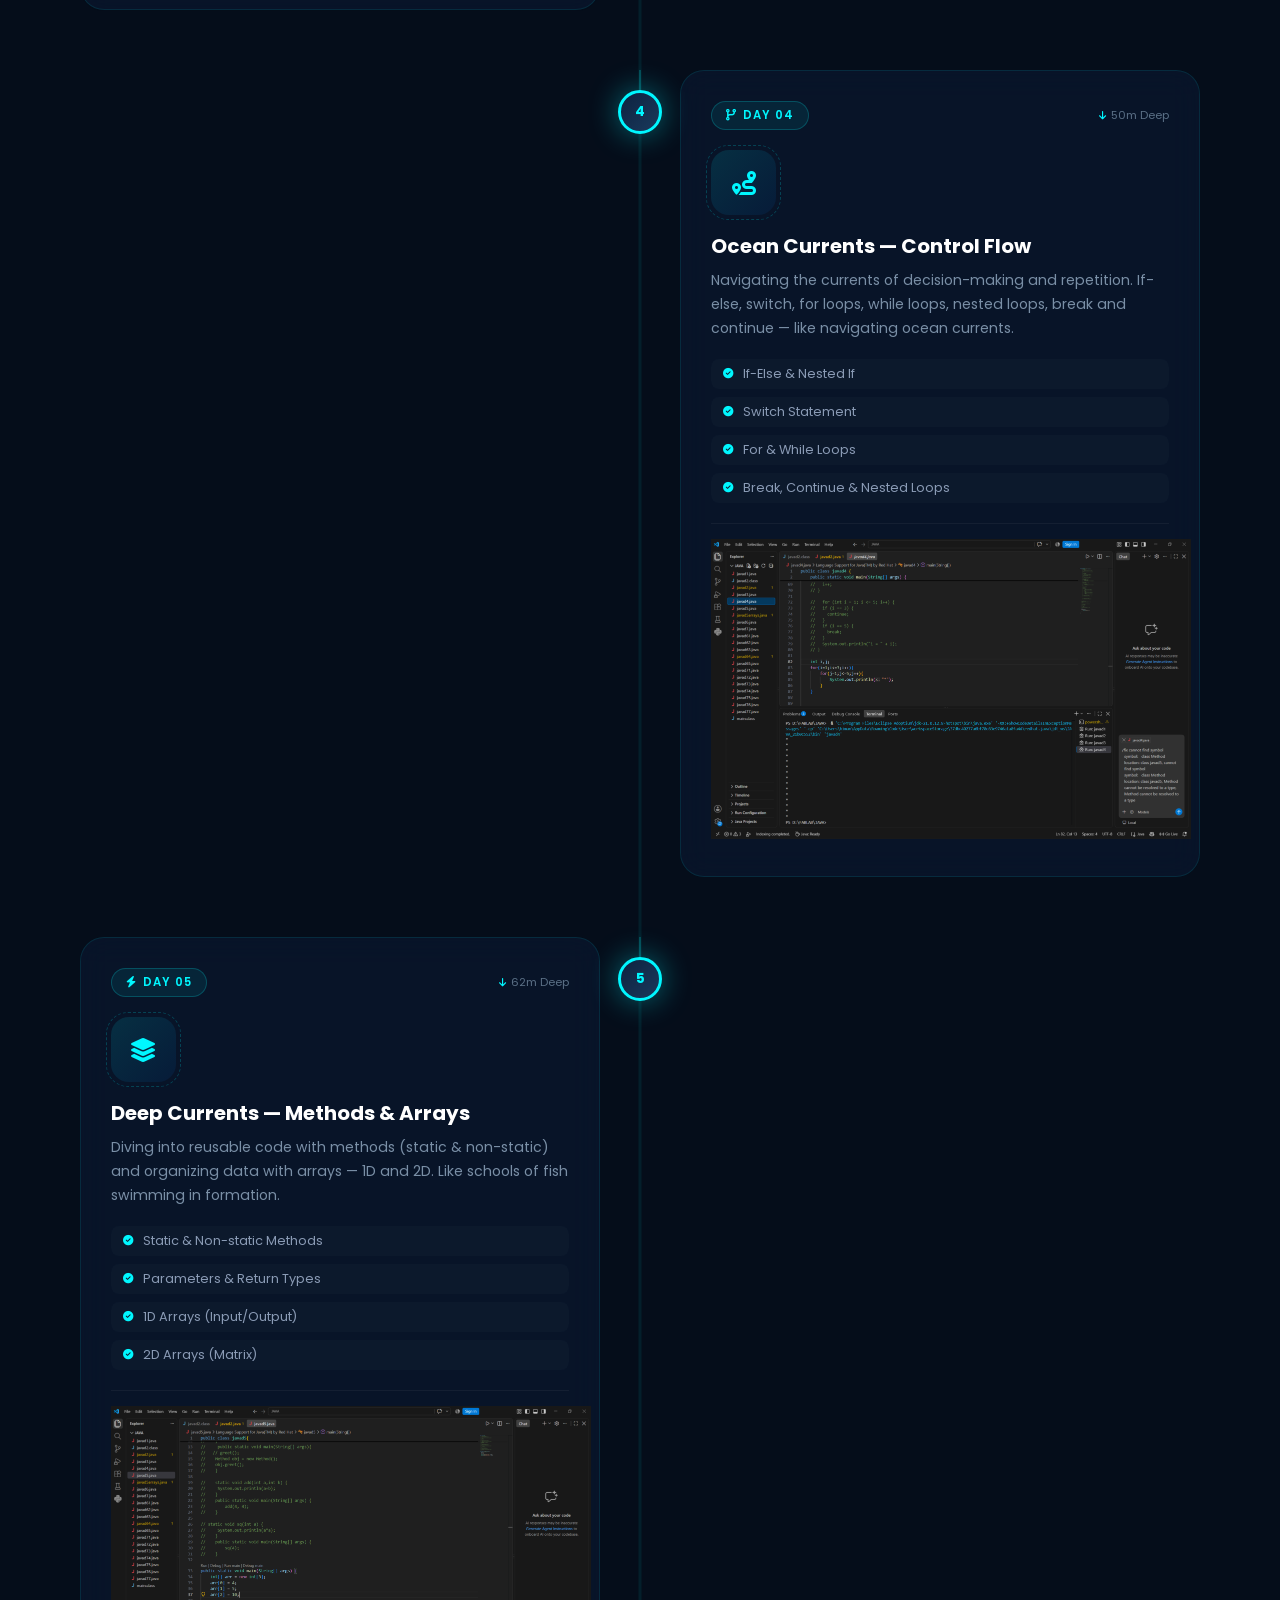
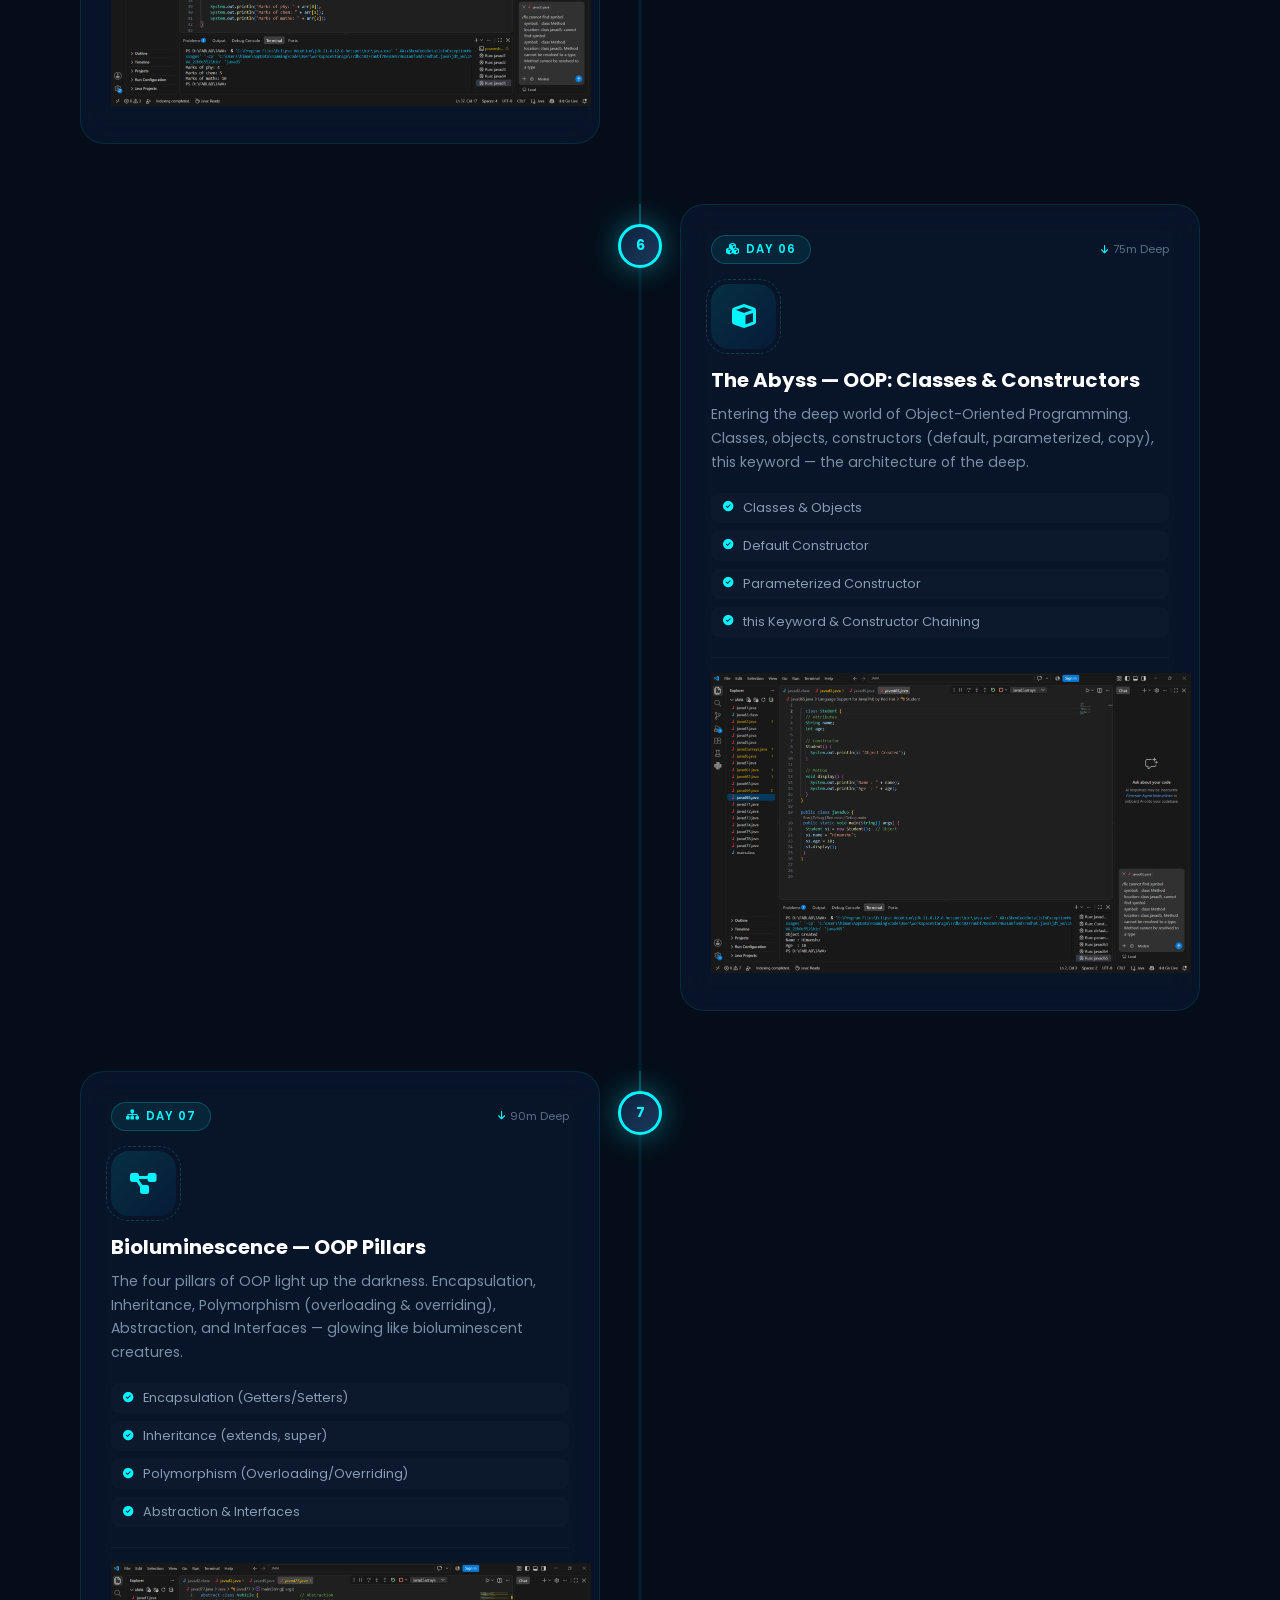
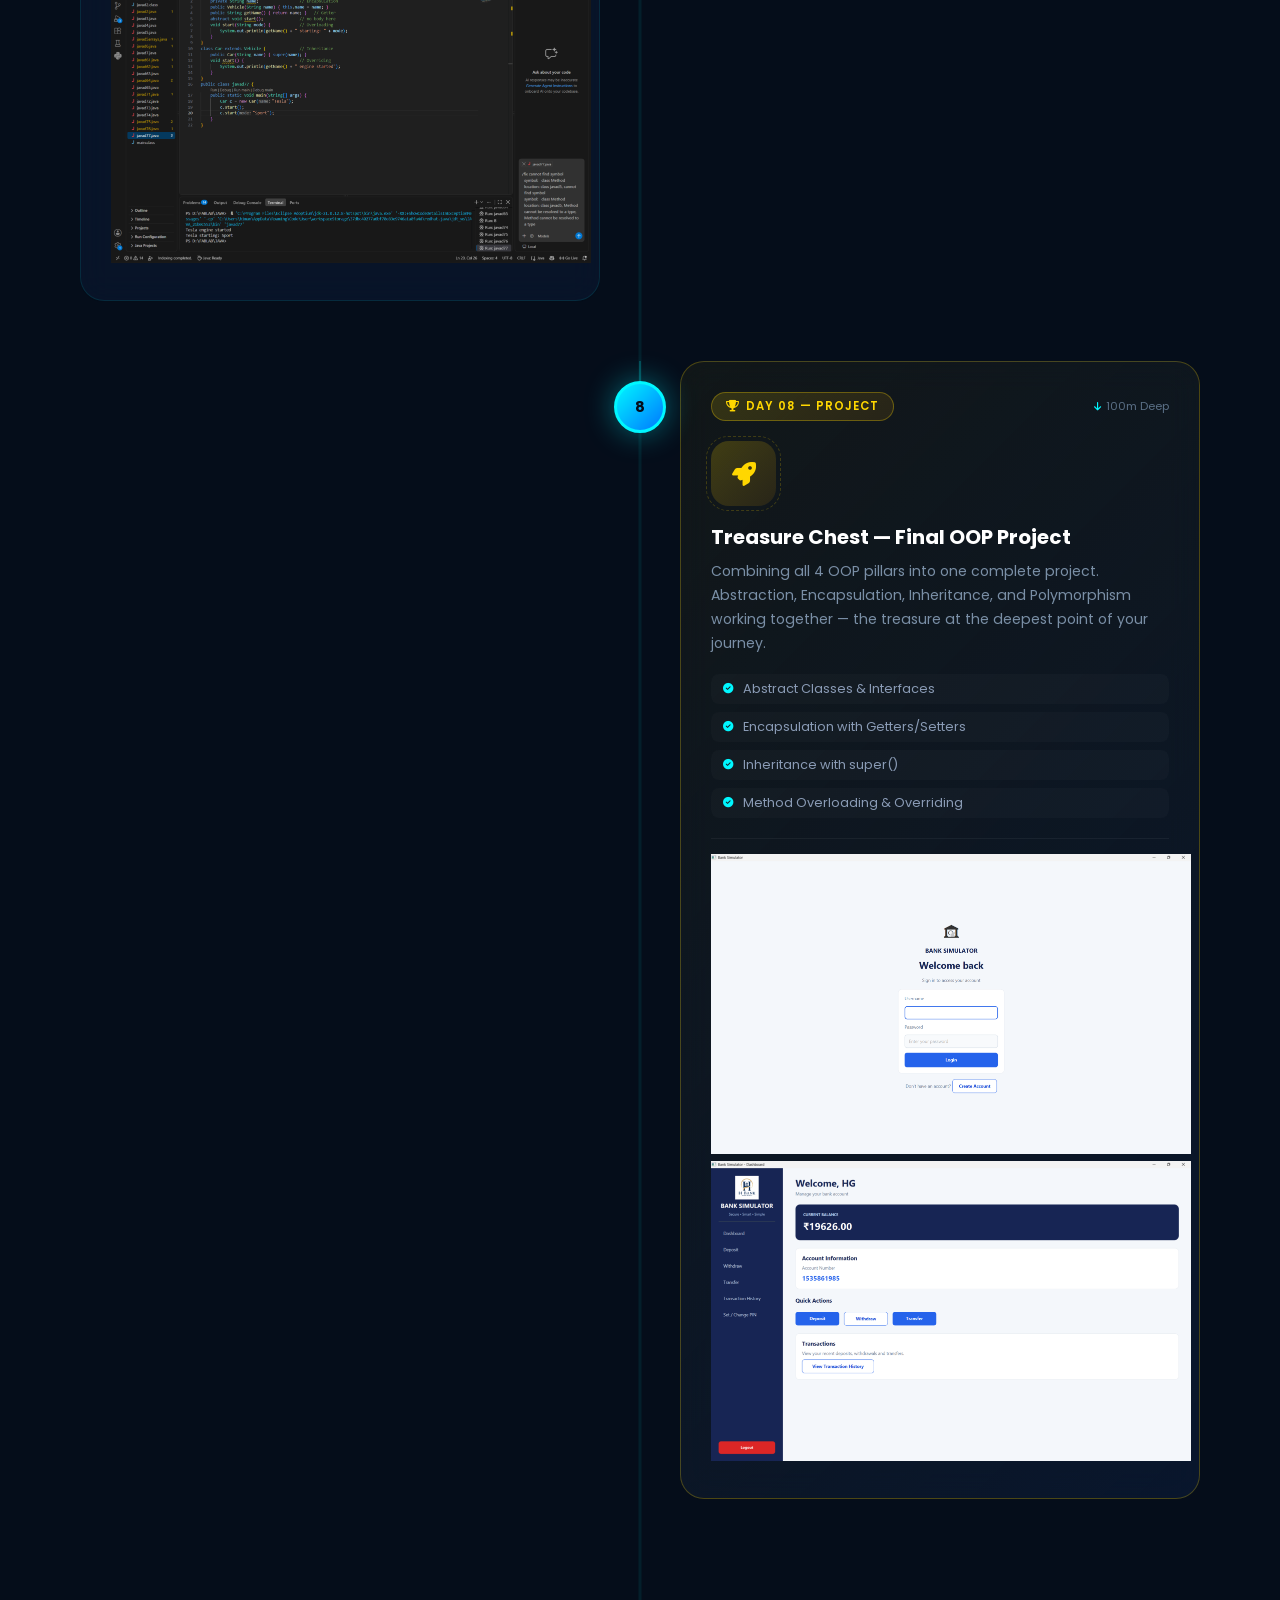
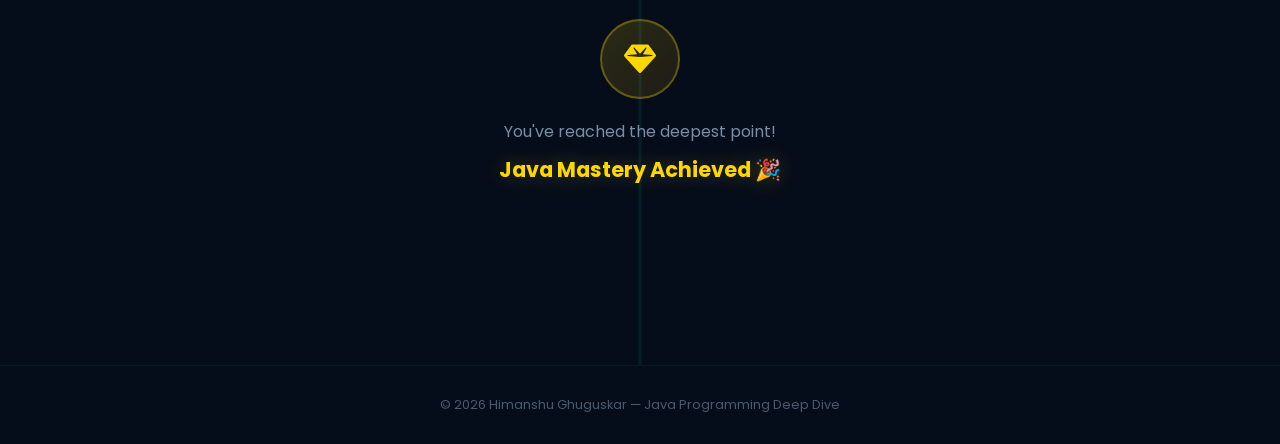
<file: java.html>
<!DOCTYPE html>
<html lang="en">
<head>
    <meta charset="UTF-8">
    <meta name="viewport" content="width=device-width, initial-scale=1.0">
    <title data-mgx-overview="title">Java Deep Dive | 8 Days Journey</title>
    <link href="https://fonts.googleapis.com/css2?family=Poppins:wght@300;400;600;700;800&display=swap" rel="stylesheet">
    <link rel="stylesheet" href="https://cdnjs.cloudflare.com/ajax/libs/font-awesome/6.5.1/css/all.min.css">
    <link rel="stylesheet" href="./java.css">
    <link data-mgx-overview="icon" rel="icon" href="https://public-frontend-1300249583.cos.ap-nanjing.myqcloud.com/commonfile/DefaultAppLogo.png" />
    <meta data-mgx-overview="description" name="description" content="An 8-day underwater journey through Java programming - from basics to OOP mastery and a final project." />
    <meta data-mgx-overview="og:title" property="og:title" content="Java Deep Dive | 8 Days Journey" />
    <meta data-mgx-overview="og:description" property="og:description" content="An 8-day underwater journey through Java programming - from basics to OOP mastery and a final project." />
    <meta data-mgx-overview="og:image" property="og:image" content="https://public-frontend-1300249583.cos.ap-nanjing.myqcloud.com/commonfile/DefaultAppLogo.png" />
    <meta data-mgx-overview="twitter:title" name="twitter:title" content="Java Deep Dive | 8 Days Journey" />
    <meta data-mgx-overview="twitter:description" name="twitter:description" content="An 8-day underwater journey through Java programming - from basics to OOP mastery and a final project." />
    <meta data-mgx-overview="twitter:image" name="twitter:image" content="https://public-frontend-1300249583.cos.ap-nanjing.myqcloud.com/commonfile/DefaultAppLogo.png" />
</head>
<body>

    <!-- Ambient underwater background -->
    <canvas id="underwater-bg" class="underwater-bg"></canvas>

    <!-- Floating bubbles layer -->
    <div id="bubbles-layer" class="bubbles-layer"></div>

    <!-- Navigation -->
    <nav class="wd-nav">
        <div class="wd-nav-brand">
            <div class="wd-nav-logo">
                <i class="fab fa-java"></i>
            </div>
            <span>Java Deep Dive</span>
        </div>
        <div class="wd-nav-depth" id="depth-meter">
            <i class="fas fa-water"></i>
            <span id="depth-value">0m</span>
        </div>
    </nav>

    <!-- Hero Section -->
    <header class="wd-hero">
        <div class="wd-hero-content">
            <div class="wd-hero-badge">
                <i class="fas fa-anchor"></i>
                <span>8 Days Learning Path</span>
            </div>
            <h1 class="wd-hero-title">
                <span class="wd-title-line">Java Programming</span>
                <span class="wd-title-line wd-accent">Deep Dive</span>
            </h1>
            <p class="wd-hero-desc">Embark on an 8-day underwater journey through the ocean of Java programming. Each day takes you deeper into the abyss of Object-Oriented mastery.</p>
            <div class="wd-hero-stats">
                <div class="wd-stat">
                    <span class="wd-stat-num">8</span>
                    <span class="wd-stat-label">Days</span>
                </div>
                <div class="wd-stat-divider"></div>
                <div class="wd-stat">
                    <span class="wd-stat-num">20+</span>
                    <span class="wd-stat-label">Programs</span>
                </div>
                <div class="wd-stat-divider"></div>
                <div class="wd-stat">
                    <span class="wd-stat-num">∞</span>
                    <span class="wd-stat-label">Depth</span>
                </div>
            </div>
        </div>
        <div class="wd-hero-visual">
            <div class="wd-submarine">
                <div class="sub-body">
                    <div class="sub-window"></div>
                    <div class="sub-window sub-window-2"></div>
                </div>
                <div class="sub-propeller">
                    <div class="prop-blade"></div>
                    <div class="prop-blade prop-blade-2"></div>
                </div>
                <div class="sub-light"></div>
                <div class="sub-bubbles">
                    <span></span><span></span><span></span>
                </div>
            </div>
        </div>
        <div class="wd-scroll-hint">
            <div class="wd-scroll-line"></div>
            <span>Scroll to dive</span>
        </div>
    </header>

    <!-- Timeline Section -->
    <main class="wd-timeline-section">
        <div class="wd-timeline-line" id="timeline-line">
            <div class="wd-timeline-progress" id="timeline-progress"></div>
        </div>

        <!-- Day 1 -->
        <div class="wd-day-card wd-card-left" data-day="1" data-depth="12m">
            <div class="wd-card-connector">
                <div class="wd-connector-line"></div>
                <div class="wd-connector-dot">
                    <span>1</span>
                </div>
            </div>
            <div class="wd-card">
                <div class="wd-card-glow"></div>
                <div class="wd-card-header">
                    <div class="wd-card-day-badge">
                        <i class="fas fa-sun"></i>
                        <span>Day 01</span>
                    </div>
                    <div class="wd-card-depth">
                        <i class="fas fa-arrow-down"></i>
                        <span>12m Deep</span>
                    </div>
                </div>
                <div class="wd-card-icon-wrap">
                    <div class="wd-card-icon">
                        <i class="fab fa-java"></i>
                    </div>
                    <div class="wd-card-icon-ring"></div>
                </div>
                <h3 class="wd-card-title">The Surface — Hello Java!</h3>
                <p class="wd-card-desc">Your first breath in Java. Understanding the basic syntax, main method, System.out.println, and escape sequences. Writing your very first Java program.</p>
                <div class="wd-card-topics">
                    <span><i class="fas fa-check-circle"></i> public static void main</span>
                    <span><i class="fas fa-check-circle"></i> System.out.println</span>
                    <span><i class="fas fa-check-circle"></i> Escape Sequences (\n)</span>
                    <span><i class="fas fa-check-circle"></i> String Output & Patterns</span>
                </div>
                <div class="wd-card-footer">
                    <div>
                        <img src="jd1.png" class="whati" height="300">
                    </div>
                </div>
            </div>
        </div>

        <!-- Day 2 -->
        <div class="wd-day-card wd-card-right" data-day="2" data-depth="25m">
            <div class="wd-card-connector">
                <div class="wd-connector-line"></div>
                <div class="wd-connector-dot">
                    <span>2</span>
                </div>
            </div>
            <div class="wd-card">
                <div class="wd-card-glow"></div>
                <div class="wd-card-header">
                    <div class="wd-card-day-badge">
                        <i class="fas fa-water"></i>
                        <span>Day 02</span>
                    </div>
                    <div class="wd-card-depth">
                        <i class="fas fa-arrow-down"></i>
                        <span>25m Deep</span>
                    </div>
                </div>
                <div class="wd-card-icon-wrap">
                    <div class="wd-card-icon">
                        <i class="fas fa-keyboard"></i>
                    </div>
                    <div class="wd-card-icon-ring"></div>
                </div>
                <h3 class="wd-card-title">Shallow Waters — Input & Data Types</h3>
                <p class="wd-card-desc">Learning to take user input with Scanner class. Understanding data types — int, float, double, String. Performing calculations like temperature conversion, squares, and cubes.</p>
                <div class="wd-card-topics">
                    <span><i class="fas fa-check-circle"></i> Scanner Class (Input)</span>
                    <span><i class="fas fa-check-circle"></i> Data Types (int, float, double)</span>
                    <span><i class="fas fa-check-circle"></i> String Input (nextLine)</span>
                    <span><i class="fas fa-check-circle"></i> Math Operations</span>
                </div>
                <div class="wd-card-footer">
                    <div>
                      <img src="jd2.png" class="whati" height="300">
                    </div>
                </div>
            </div>
        </div>

        <!-- Day 3 -->
        <div class="wd-day-card wd-card-left" data-day="3" data-depth="38m">
            <div class="wd-card-connector">
                <div class="wd-connector-line"></div>
                <div class="wd-connector-dot">
                    <span>3</span>
                </div>
            </div>
            <div class="wd-card">
                <div class="wd-card-glow"></div>
                <div class="wd-card-header">
                    <div class="wd-card-day-badge">
                        <i class="fas fa-calculator"></i>
                        <span>Day 03</span>
                    </div>
                    <div class="wd-card-depth">
                        <i class="fas fa-arrow-down"></i>
                        <span>38m Deep</span>
                    </div>
                </div>
                <div class="wd-card-icon-wrap">
                    <div class="wd-card-icon">
                        <i class="fas fa-plus-minus"></i>
                    </div>
                    <div class="wd-card-icon-ring"></div>
                </div>
                <h3 class="wd-card-title">Coral Reef — Operators</h3>
                <p class="wd-card-desc">Exploring all Java operators — arithmetic, relational, assignment, increment/decrement, and bitwise. The building blocks of logic like colorful coral formations.</p>
                <div class="wd-card-topics">
                    <span><i class="fas fa-check-circle"></i> Arithmetic Operators (+, -, *, /, %)</span>
                    <span><i class="fas fa-check-circle"></i> Relational Operators (==, !=, &gt;, &lt;)</span>
                    <span><i class="fas fa-check-circle"></i> Assignment (+=, -=, *=, /=)</span>
                    <span><i class="fas fa-check-circle"></i> Increment/Decrement & Bitwise</span>
                </div>
                <div class="wd-card-footer">
                    <div>
                           <img src="jd3.png" class="whati" height="300">
                    </div>
                </div>
            </div>
        </div>

        <!-- Day 4 -->
        <div class="wd-day-card wd-card-right" data-day="4" data-depth="50m">
            <div class="wd-card-connector">
                <div class="wd-connector-line"></div>
                <div class="wd-connector-dot">
                    <span>4</span>
                </div>
            </div>
            <div class="wd-card">
                <div class="wd-card-glow"></div>
                <div class="wd-card-header">
                    <div class="wd-card-day-badge">
                        <i class="fas fa-code-branch"></i>
                        <span>Day 04</span>
                    </div>
                    <div class="wd-card-depth">
                        <i class="fas fa-arrow-down"></i>
                        <span>50m Deep</span>
                    </div>
                </div>
                <div class="wd-card-icon-wrap">
                    <div class="wd-card-icon">
                        <i class="fas fa-route"></i>
                    </div>
                    <div class="wd-card-icon-ring"></div>
                </div>
                <h3 class="wd-card-title">Ocean Currents — Control Flow</h3>
                <p class="wd-card-desc">Navigating the currents of decision-making and repetition. If-else, switch, for loops, while loops, nested loops, break and continue — like navigating ocean currents.</p>
                <div class="wd-card-topics">
                    <span><i class="fas fa-check-circle"></i> If-Else & Nested If</span>
                    <span><i class="fas fa-check-circle"></i> Switch Statement</span>
                    <span><i class="fas fa-check-circle"></i> For & While Loops</span>
                    <span><i class="fas fa-check-circle"></i> Break, Continue & Nested Loops</span>
                </div>
                <div class="wd-card-footer">
                    <div>
                           <img src="jd4.png" class="whati" height="300">
                    </div>
                </div>
            </div>
        </div>

        <!-- Day 5 -->
        <div class="wd-day-card wd-card-left" data-day="5" data-depth="62m">
            <div class="wd-card-connector">
                <div class="wd-connector-line"></div>
                <div class="wd-connector-dot">
                    <span>5</span>
                </div>
            </div>
            <div class="wd-card">
                <div class="wd-card-glow"></div>
                <div class="wd-card-header">
                    <div class="wd-card-day-badge">
                        <i class="fas fa-bolt"></i>
                        <span>Day 05</span>
                    </div>
                    <div class="wd-card-depth">
                        <i class="fas fa-arrow-down"></i>
                        <span>62m Deep</span>
                    </div>
                </div>
                <div class="wd-card-icon-wrap">
                    <div class="wd-card-icon">
                        <i class="fas fa-layer-group"></i>
                    </div>
                    <div class="wd-card-icon-ring"></div>
                </div>
                <h3 class="wd-card-title">Deep Currents — Methods & Arrays</h3>
                <p class="wd-card-desc">Diving into reusable code with methods (static & non-static) and organizing data with arrays — 1D and 2D. Like schools of fish swimming in formation.</p>
                <div class="wd-card-topics">
                    <span><i class="fas fa-check-circle"></i> Static & Non-static Methods</span>
                    <span><i class="fas fa-check-circle"></i> Parameters & Return Types</span>
                    <span><i class="fas fa-check-circle"></i> 1D Arrays (Input/Output)</span>
                    <span><i class="fas fa-check-circle"></i> 2D Arrays (Matrix)</span>
                </div>
                <div class="wd-card-footer">
                    <div>
                          <img src="jd5.png" class="whati" height="300">
                    </div>
                </div>
            </div>
        </div>

        <!-- Day 6 -->
        <div class="wd-day-card wd-card-right" data-day="6" data-depth="75m">
            <div class="wd-card-connector">
                <div class="wd-connector-line"></div>
                <div class="wd-connector-dot">
                    <span>6</span>
                </div>
            </div>
            <div class="wd-card">
                <div class="wd-card-glow"></div>
                <div class="wd-card-header">
                    <div class="wd-card-day-badge">
                        <i class="fas fa-cubes"></i>
                        <span>Day 06</span>
                    </div>
                    <div class="wd-card-depth">
                        <i class="fas fa-arrow-down"></i>
                        <span>75m Deep</span>
                    </div>
                </div>
                <div class="wd-card-icon-wrap">
                    <div class="wd-card-icon">
                        <i class="fas fa-cube"></i>
                    </div>
                    <div class="wd-card-icon-ring"></div>
                </div>
                <h3 class="wd-card-title">The Abyss — OOP: Classes & Constructors</h3>
                <p class="wd-card-desc">Entering the deep world of Object-Oriented Programming. Classes, objects, constructors (default, parameterized, copy), this keyword — the architecture of the deep.</p>
                <div class="wd-card-topics">
                    <span><i class="fas fa-check-circle"></i> Classes & Objects</span>
                    <span><i class="fas fa-check-circle"></i> Default Constructor</span>
                    <span><i class="fas fa-check-circle"></i> Parameterized Constructor</span>
                    <span><i class="fas fa-check-circle"></i> this Keyword & Constructor Chaining</span>
                </div>
                <div class="wd-card-footer">
                    <div>
                          <img src="jd6.png" class="whati" height="300">
                    </div>
                </div>
            </div>
        </div>

        <!-- Day 7 -->
        <div class="wd-day-card wd-card-left" data-day="7" data-depth="90m">
            <div class="wd-card-connector">
                <div class="wd-connector-line"></div>
                <div class="wd-connector-dot">
                    <span>7</span>
                </div>
            </div>
            <div class="wd-card">
                <div class="wd-card-glow"></div>
                <div class="wd-card-header">
                    <div class="wd-card-day-badge">
                        <i class="fas fa-sitemap"></i>
                        <span>Day 07</span>
                    </div>
                    <div class="wd-card-depth">
                        <i class="fas fa-arrow-down"></i>
                        <span>90m Deep</span>
                    </div>
                </div>
                <div class="wd-card-icon-wrap">
                    <div class="wd-card-icon">
                        <i class="fas fa-project-diagram"></i>
                    </div>
                    <div class="wd-card-icon-ring"></div>
                </div>
                <h3 class="wd-card-title">Bioluminescence — OOP Pillars</h3>
                <p class="wd-card-desc">The four pillars of OOP light up the darkness. Encapsulation, Inheritance, Polymorphism (overloading & overriding), Abstraction, and Interfaces — glowing like bioluminescent creatures.</p>
                <div class="wd-card-topics">
                    <span><i class="fas fa-check-circle"></i> Encapsulation (Getters/Setters)</span>
                    <span><i class="fas fa-check-circle"></i> Inheritance (extends, super)</span>
                    <span><i class="fas fa-check-circle"></i> Polymorphism (Overloading/Overriding)</span>
                    <span><i class="fas fa-check-circle"></i> Abstraction & Interfaces</span>
                </div>
                <div class="wd-card-footer">
                    <div>
                          <img src="jd7.png" class="whati" height="300">
                    </div>
                </div>
            </div>
        </div>

        <!-- Day 8 - Project -->
        <div class="wd-day-card wd-card-right" data-day="8" data-depth="100m">
            <div class="wd-card-connector">
                <div class="wd-connector-line"></div>
                <div class="wd-connector-dot wd-dot-final">
                    <span>8</span>
                </div>
            </div>
            <div class="wd-card wd-card-final">
                <div class="wd-card-glow"></div>
                <div class="wd-card-header">
                    <div class="wd-card-day-badge wd-badge-final">
                        <i class="fas fa-trophy"></i>
                        <span>Day 08 — Project</span>
                    </div>
                    <div class="wd-card-depth">
                        <i class="fas fa-arrow-down"></i>
                        <span>100m Deep</span>
                    </div>
                </div>
                <div class="wd-card-icon-wrap">
                    <div class="wd-card-icon wd-icon-final">
                        <i class="fas fa-rocket"></i>
                    </div>
                    <div class="wd-card-icon-ring wd-ring-final"></div>
                </div>
                <h3 class="wd-card-title">Treasure Chest — Final OOP Project</h3>
                <p class="wd-card-desc">Combining all 4 OOP pillars into one complete project. Abstraction, Encapsulation, Inheritance, and Polymorphism working together — the treasure at the deepest point of your journey.</p>
                <div class="wd-card-topics">
                    <span><i class="fas fa-check-circle"></i> Abstract Classes & Interfaces</span>
                    <span><i class="fas fa-check-circle"></i> Encapsulation with Getters/Setters</span>
                    <span><i class="fas fa-check-circle"></i> Inheritance with super()</span>
                    <span><i class="fas fa-check-circle"></i> Method Overloading & Overriding</span>
                </div>
                <div class="wd-card-footer">
                    <div>
                      <img src="jp1.png" class="whati" height="300">
                      <img src="jp2.png" class="whati" height="300">
                    </div>
                </div>
            </div>
        </div>

        <!-- End marker -->
        <div class="wd-timeline-end">
            <div class="wd-treasure-chest">
                <i class="fas fa-gem"></i>
            </div>
            <p>You've reached the deepest point!</p>
            <span class="wd-end-text">Java Mastery Achieved 🎉</span>
        </div>
    </main>

    <!-- Footer -->
    <footer class="wd-footer">
        <p>&copy; 2026 Himanshu Ghuguskar — Java Programming Deep Dive</p>
    </footer>

    <script type="module" src="./java.js"></script>
</body>
</html>
</file>
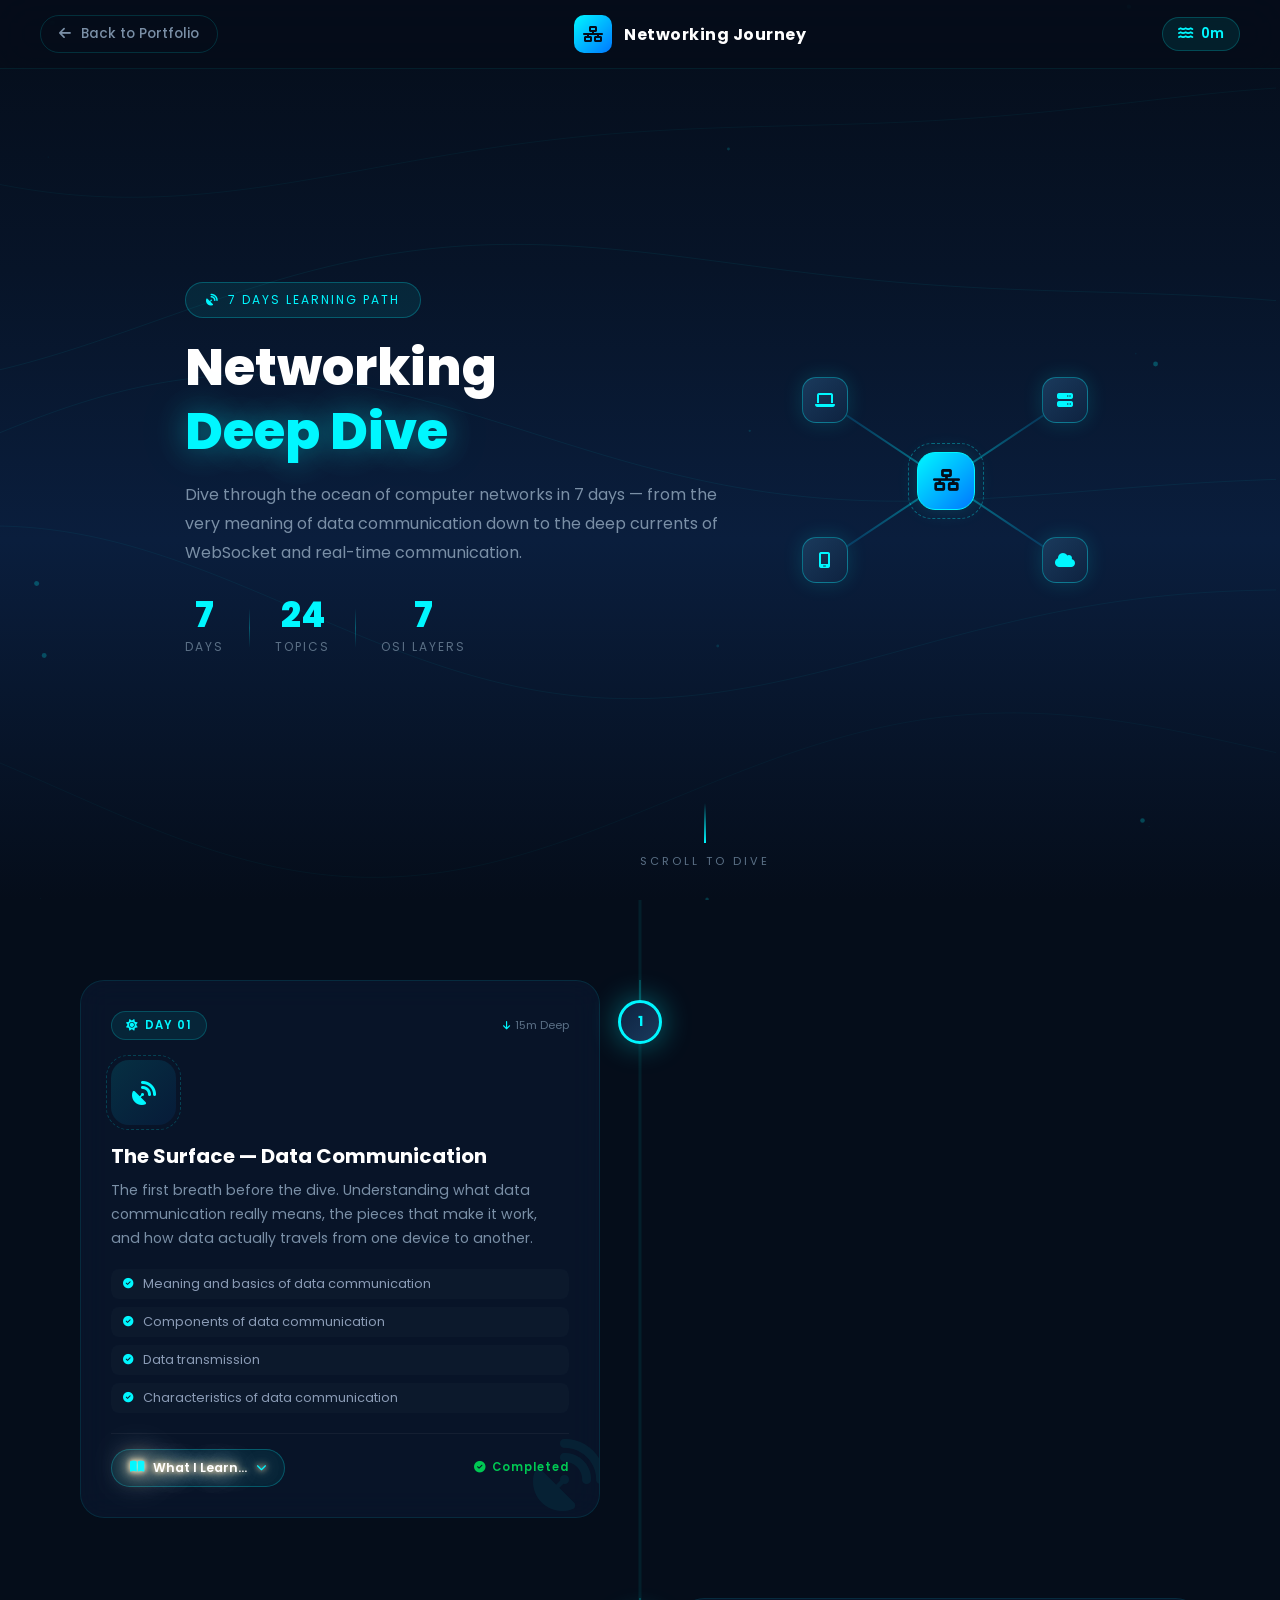
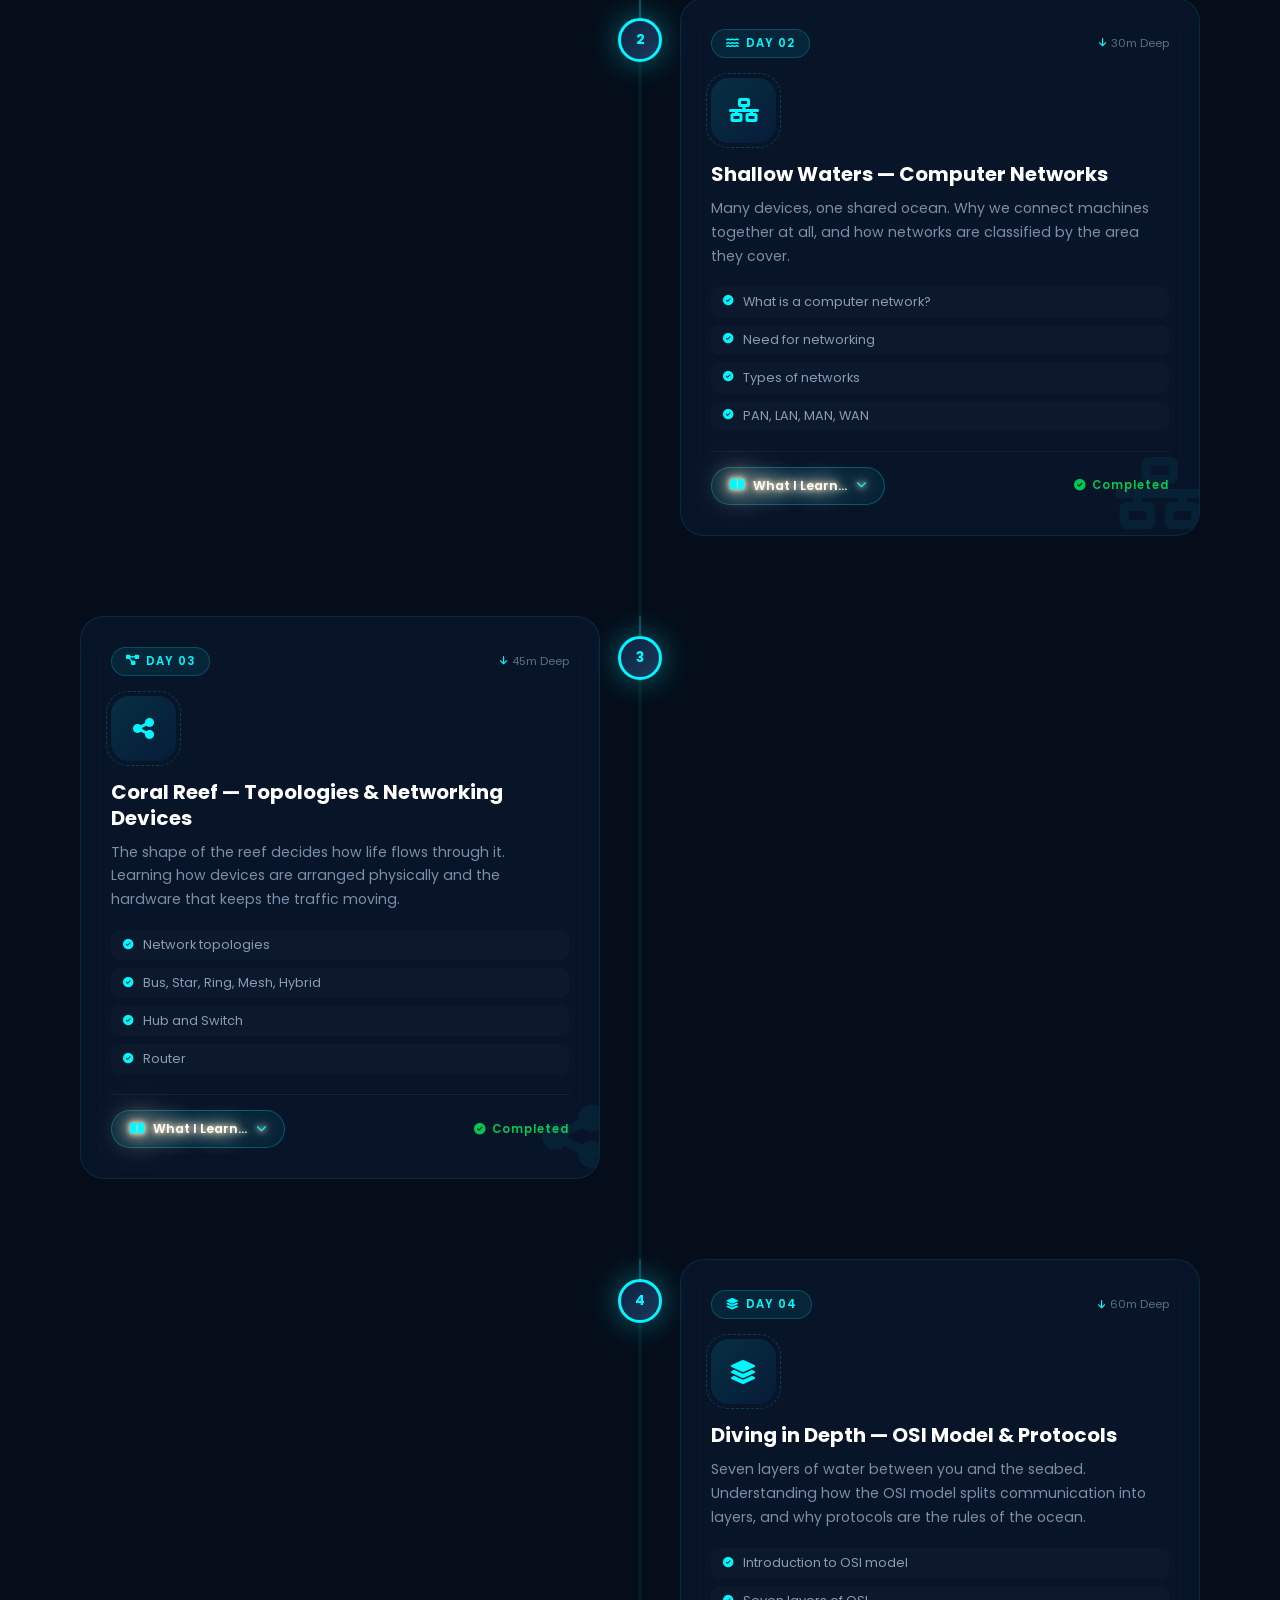
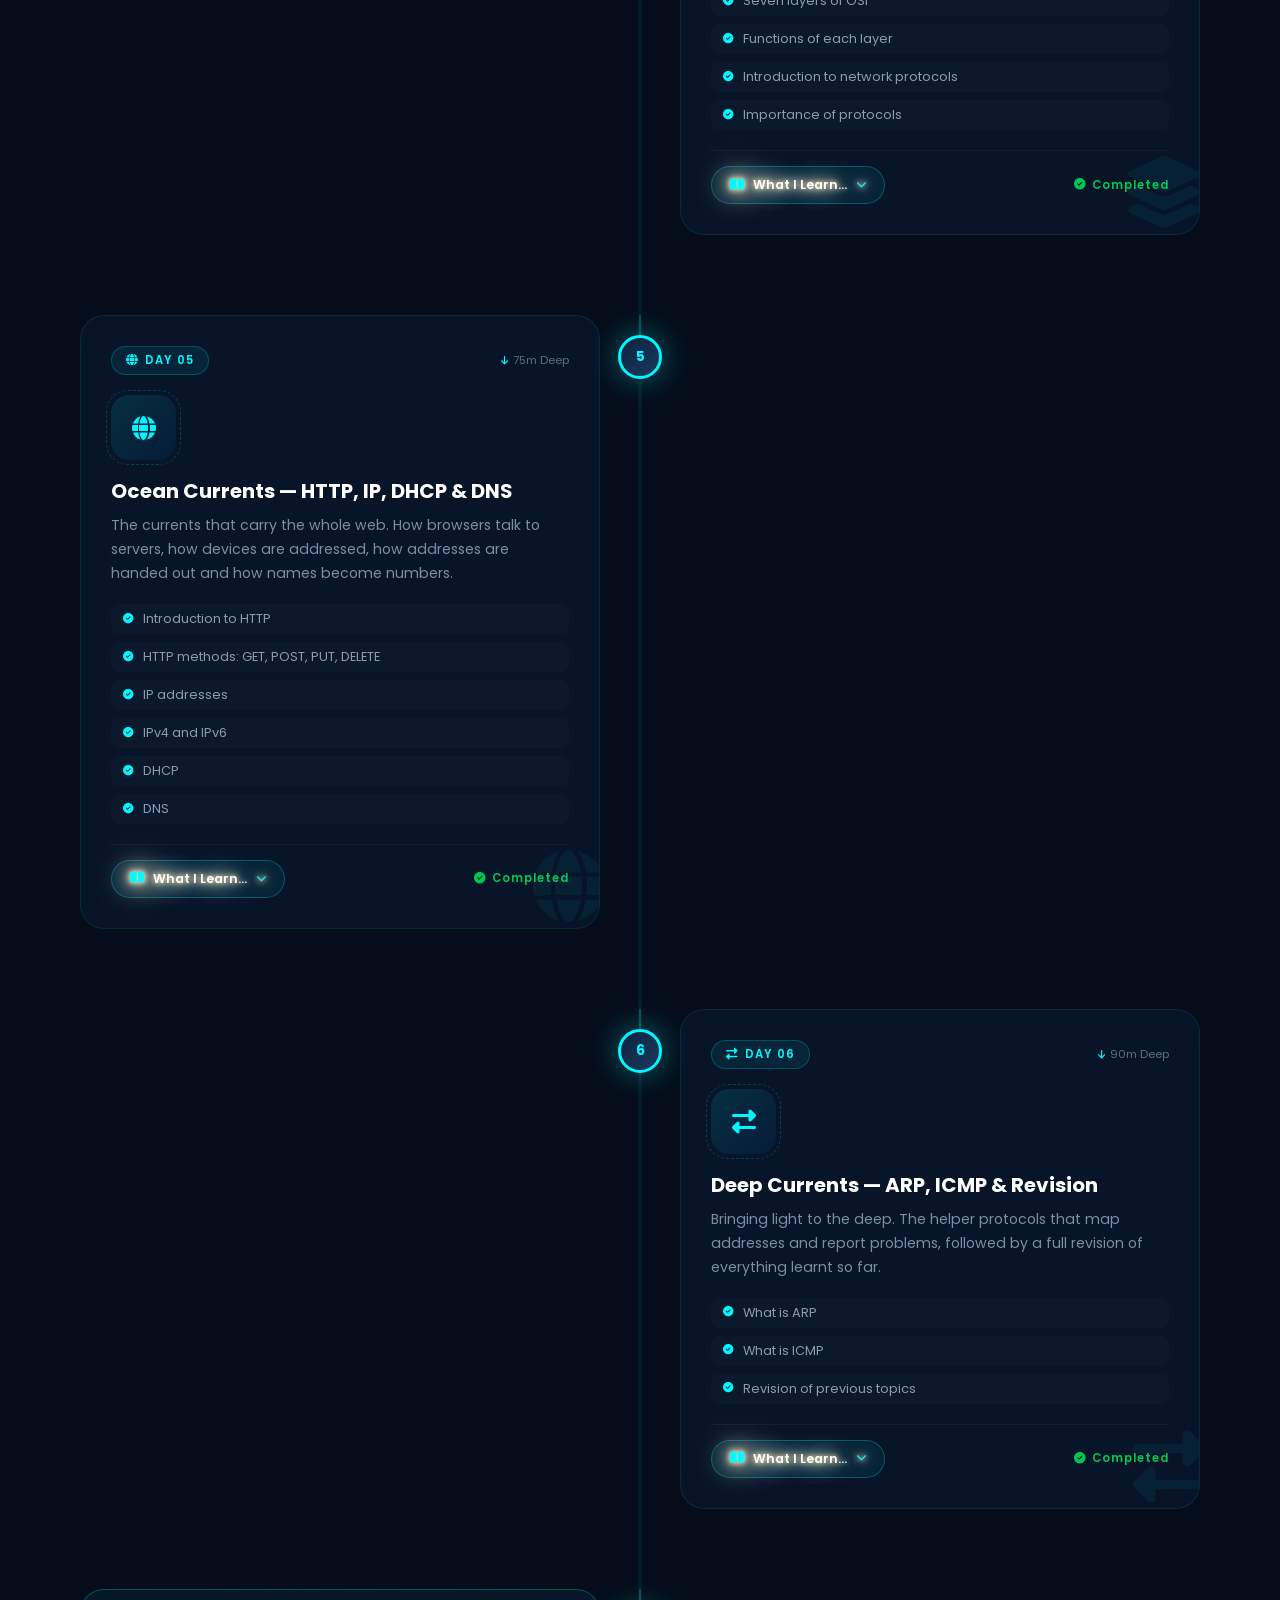
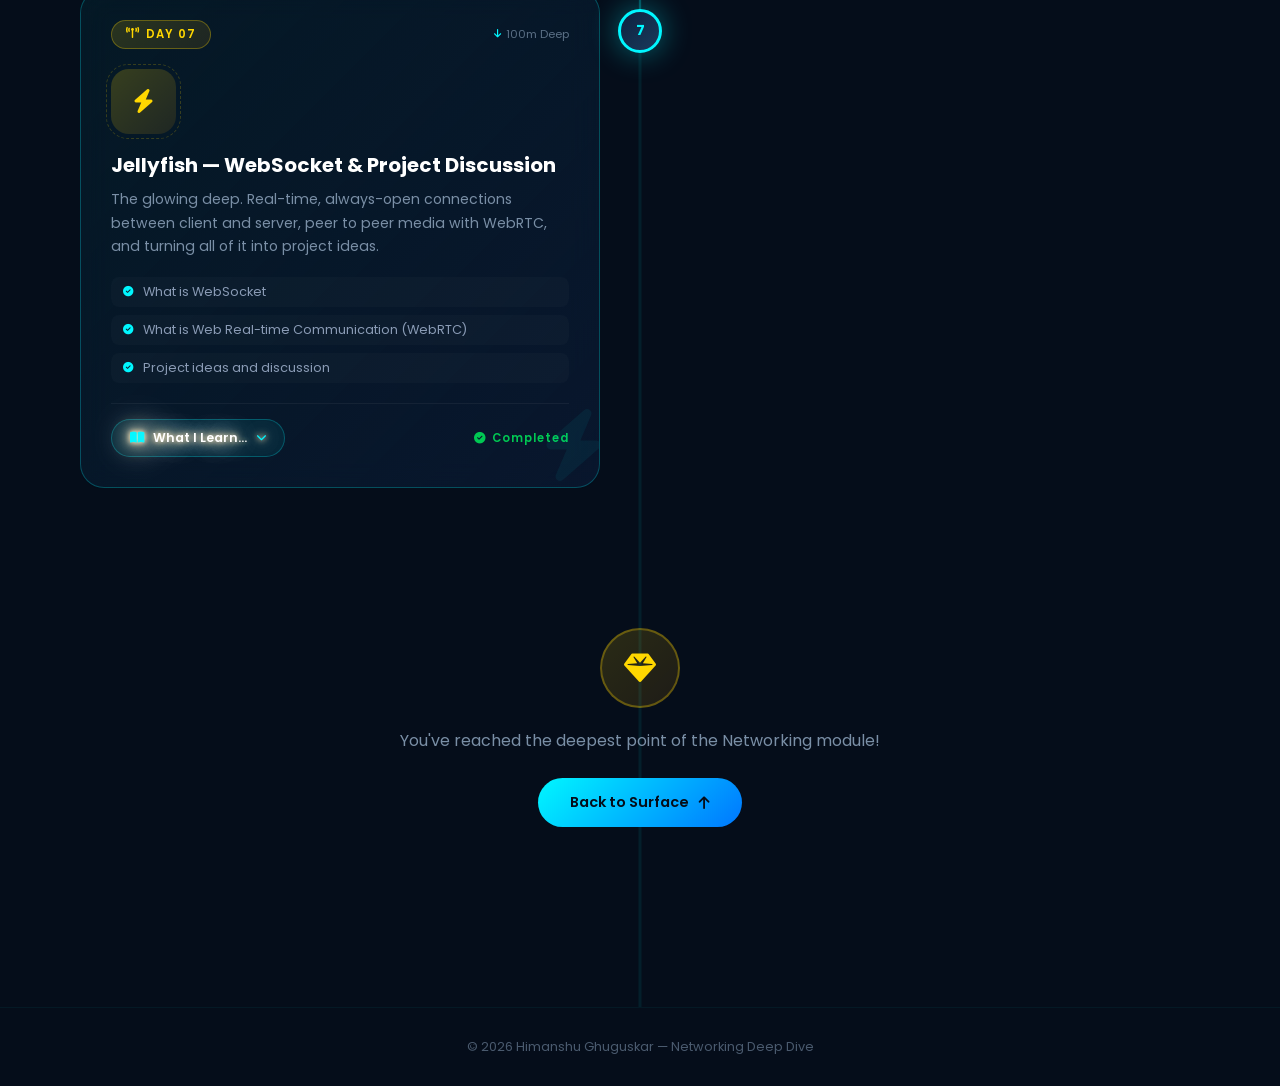
<file: networking.html>
<!DOCTYPE html>
<html lang="en">
<head>
    <meta charset="UTF-8">
    <meta name="viewport" content="width=device-width, initial-scale=1.0">
    <title>Networking Journey | 7 Days Deep</title>
    <meta name="description" content="A 7-day deep dive into Networking — data communication, computer networks, topologies, OSI model, protocols, HTTP, IP, DHCP, DNS, ARP, ICMP, WebSocket and WebRTC.">
    <link href="https://fonts.googleapis.com/css2?family=Poppins:wght@300;400;600;700;800&display=swap" rel="stylesheet">
    <link rel="stylesheet" href="https://cdnjs.cloudflare.com/ajax/libs/font-awesome/6.5.1/css/all.min.css">
    <link rel="stylesheet" href="webdev.css">
    <link rel="stylesheet" href="networking.css">
</head>
<body>

    <!-- Ambient underwater background -->
    <canvas id="underwater-bg" class="underwater-bg"></canvas>

    <!-- Floating bubbles layer -->
    <div id="bubbles-layer" class="bubbles-layer"></div>

    <!-- Navigation -->
    <nav class="wd-nav">
        <a href="index.html" class="wd-nav-back">
            <i class="fas fa-arrow-left"></i>
            <span>Back to Portfolio</span>
        </a>
        <div class="wd-nav-brand">
            <div class="wd-nav-logo">
                <i class="fas fa-network-wired"></i>
            </div>
            <span>Networking Journey</span>
        </div>
        <div class="wd-nav-depth" id="depth-meter">
            <i class="fas fa-water"></i>
            <span id="depth-value">0m</span>
        </div>
    </nav>

    <!-- Hero Section -->
    <header class="wd-hero">
        <div class="wd-hero-content">
            <div class="wd-hero-badge">
                <i class="fas fa-satellite-dish"></i>
                <span>7 Days Learning Path</span>
            </div>
            <h1 class="wd-hero-title">
                <span class="wd-title-line">Networking</span>
                <span class="wd-title-line wd-accent">Deep Dive</span>
            </h1>
            <p class="wd-hero-desc">Dive through the ocean of computer networks in 7 days — from the very meaning of data communication down to the deep currents of WebSocket and real-time communication.</p>
            <div class="wd-hero-stats">
                <div class="wd-stat">
                    <span class="wd-stat-num">7</span>
                    <span class="wd-stat-label">Days</span>
                </div>
                <div class="wd-stat-divider"></div>
                <div class="wd-stat">
                    <span class="wd-stat-num">24</span>
                    <span class="wd-stat-label">Topics</span>
                </div>
                <div class="wd-stat-divider"></div>
                <div class="wd-stat">
                    <span class="wd-stat-num">7</span>
                    <span class="wd-stat-label">OSI Layers</span>
                </div>
            </div>
        </div>
        <div class="wd-hero-visual">
            <div class="net-graph" aria-hidden="true">
                <div class="net-link net-link-tl"><span class="net-packet"></span></div>
                <div class="net-link net-link-tr"><span class="net-packet net-packet-2"></span></div>
                <div class="net-link net-link-bl"><span class="net-packet net-packet-3"></span></div>
                <div class="net-link net-link-br"><span class="net-packet net-packet-4"></span></div>

                <div class="net-node net-node-center">
                    <i class="fas fa-network-wired"></i>
                    <span class="net-node-ring"></span>
                </div>
                <div class="net-node net-node-tl"><i class="fas fa-laptop"></i></div>
                <div class="net-node net-node-tr"><i class="fas fa-server"></i></div>
                <div class="net-node net-node-bl"><i class="fas fa-mobile-screen"></i></div>
                <div class="net-node net-node-br"><i class="fas fa-cloud"></i></div>
            </div>
        </div>
        <div class="wd-scroll-hint">
            <div class="wd-scroll-line"></div>
            <span>Scroll to dive</span>
        </div>
    </header>

    <!-- Timeline Section -->
    <main class="wd-timeline-section">
        <div class="wd-timeline-line" id="timeline-line">
            <div class="wd-timeline-progress" id="timeline-progress"></div>
        </div>

        <!-- Day 1 -->
        <div class="wd-day-card wd-card-left" data-day="1" data-depth="15m">
            <div class="wd-card-connector">
                <div class="wd-connector-line"></div>
                <div class="wd-connector-dot">
                    <span>1</span>
                </div>
            </div>
            <div class="wd-card">
                <div class="wd-card-glow"></div>
                <div class="wd-card-header">
                    <div class="wd-card-day-badge">
                        <i class="fas fa-sun"></i>
                        <span>Day 01</span>
                    </div>
                    <div class="wd-card-depth">
                        <i class="fas fa-arrow-down"></i>
                        <span>15m Deep</span>
                    </div>
                </div>
                <div class="wd-card-icon-wrap">
                    <div class="wd-card-icon">
                        <i class="fas fa-satellite-dish"></i>
                    </div>
                    <div class="wd-card-icon-ring"></div>
                </div>
                <h3 class="wd-card-title">The Surface — Data Communication</h3>
                <p class="wd-card-desc">The first breath before the dive. Understanding what data communication really means, the pieces that make it work, and how data actually travels from one device to another.</p>
                <div class="wd-card-topics">
                    <span><i class="fas fa-check-circle"></i> Meaning and basics of data communication</span>
                    <span><i class="fas fa-check-circle"></i> Components of data communication</span>
                    <span><i class="fas fa-check-circle"></i> Data transmission</span>
                    <span><i class="fas fa-check-circle"></i> Characteristics of data communication</span>
                </div>
                <div class="wd-card-footer">
                    <button class="net-notes-toggle whati" type="button" aria-expanded="false">
                        <i class="fas fa-book-open"></i>
                        <span>What I Learn...</span>
                        <i class="fas fa-chevron-down net-notes-chevron"></i>
                    </button>
                    <span class="wd-card-status wd-completed"><i class="fas fa-circle-check"></i> Completed</span>
                </div>
                <div class="net-notes" hidden>
                    <ul>
                        <li><b>Data communication</b> is the exchange of data between two devices through some form of transmission medium.</li>
                        <li><b>Five components:</b> message, sender, receiver, transmission medium and protocol.</li>
                        <li><b>Data transmission modes:</b> simplex (one way), half duplex (one direction at a time) and full duplex (both ways together).</li>
                        <li><b>Four characteristics:</b> delivery to the correct destination, accuracy, timeliness and low jitter.</li>
                    </ul>
                </div>
                <div class="net-card-watermark"><i class="fas fa-satellite-dish"></i></div>
            </div>
        </div>

        <!-- Day 2 -->
        <div class="wd-day-card wd-card-right" data-day="2" data-depth="30m">
            <div class="wd-card-connector">
                <div class="wd-connector-line"></div>
                <div class="wd-connector-dot">
                    <span>2</span>
                </div>
            </div>
            <div class="wd-card">
                <div class="wd-card-glow"></div>
                <div class="wd-card-header">
                    <div class="wd-card-day-badge">
                        <i class="fas fa-water"></i>
                        <span>Day 02</span>
                    </div>
                    <div class="wd-card-depth">
                        <i class="fas fa-arrow-down"></i>
                        <span>30m Deep</span>
                    </div>
                </div>
                <div class="wd-card-icon-wrap">
                    <div class="wd-card-icon">
                        <i class="fas fa-network-wired"></i>
                    </div>
                    <div class="wd-card-icon-ring"></div>
                </div>
                <h3 class="wd-card-title">Shallow Waters — Computer Networks</h3>
                <p class="wd-card-desc">Many devices, one shared ocean. Why we connect machines together at all, and how networks are classified by the area they cover.</p>
                <div class="wd-card-topics">
                    <span><i class="fas fa-check-circle"></i> What is a computer network?</span>
                    <span><i class="fas fa-check-circle"></i> Need for networking</span>
                    <span><i class="fas fa-check-circle"></i> Types of networks</span>
                    <span><i class="fas fa-check-circle"></i> PAN, LAN, MAN, WAN</span>
                </div>
                <div class="wd-card-footer">
                    <button class="net-notes-toggle whati" type="button" aria-expanded="false">
                        <i class="fas fa-book-open"></i>
                        <span>What I Learn...</span>
                        <i class="fas fa-chevron-down net-notes-chevron"></i>
                    </button>
                    <span class="wd-card-status wd-completed"><i class="fas fa-circle-check"></i> Completed</span>
                </div>
                <div class="net-notes" hidden>
                    <ul>
                        <li>A <b>computer network</b> is a set of devices connected by links so they can share data and resources.</li>
                        <li><b>Need for networking:</b> resource sharing, communication, centralised data, cost saving and reliability.</li>
                        <li><b>PAN</b> — a few metres, around one person (Bluetooth, hotspot).</li>
                        <li><b>LAN</b> — a room, lab or building. <b>MAN</b> — a city. <b>WAN</b> — countries and continents, like the Internet.</li>
                    </ul>
                    <div class="net-chips">
                        <span class="net-chip">PAN</span>
                        <span class="net-chip">LAN</span>
                        <span class="net-chip">MAN</span>
                        <span class="net-chip">WAN</span>
                    </div>
                </div>
                <div class="net-card-watermark"><i class="fas fa-network-wired"></i></div>
            </div>
        </div>

        <!-- Day 3 -->
        <div class="wd-day-card wd-card-left" data-day="3" data-depth="45m">
            <div class="wd-card-connector">
                <div class="wd-connector-line"></div>
                <div class="wd-connector-dot">
                    <span>3</span>
                </div>
            </div>
            <div class="wd-card">
                <div class="wd-card-glow"></div>
                <div class="wd-card-header">
                    <div class="wd-card-day-badge">
                        <i class="fas fa-diagram-project"></i>
                        <span>Day 03</span>
                    </div>
                    <div class="wd-card-depth">
                        <i class="fas fa-arrow-down"></i>
                        <span>45m Deep</span>
                    </div>
                </div>
                <div class="wd-card-icon-wrap">
                    <div class="wd-card-icon">
                        <i class="fas fa-share-nodes"></i>
                    </div>
                    <div class="wd-card-icon-ring"></div>
                </div>
                <h3 class="wd-card-title">Coral Reef — Topologies &amp; Networking Devices</h3>
                <p class="wd-card-desc">The shape of the reef decides how life flows through it. Learning how devices are arranged physically and the hardware that keeps the traffic moving.</p>
                <div class="wd-card-topics">
                    <span><i class="fas fa-check-circle"></i> Network topologies</span>
                    <span><i class="fas fa-check-circle"></i> Bus, Star, Ring, Mesh, Hybrid</span>
                    <span><i class="fas fa-check-circle"></i> Hub and Switch</span>
                    <span><i class="fas fa-check-circle"></i> Router</span>
                </div>
                <div class="wd-card-footer">
                    <button class="net-notes-toggle whati" type="button" aria-expanded="false">
                        <i class="fas fa-book-open"></i>
                        <span>What I Learn...</span>
                        <i class="fas fa-chevron-down net-notes-chevron"></i>
                    </button>
                    <span class="wd-card-status wd-completed"><i class="fas fa-circle-check"></i> Completed</span>
                </div>
                <div class="net-notes" hidden>
                    <ul>
                        <li><b>Bus</b> — one backbone cable, cheap but a single break affects everyone.</li>
                        <li><b>Star</b> — every node joins a central hub/switch; easy to manage, central device is critical.</li>
                        <li><b>Ring</b> — data travels in a loop, token passing style. <b>Mesh</b> — every node linked to every other, very reliable but costly.</li>
                        <li><b>Hybrid</b> — a mix of two or more topologies, used in real campuses.</li>
                        <li><b>Hub</b> broadcasts to all ports, <b>Switch</b> forwards by MAC address, <b>Router</b> connects different networks and forwards by IP address.</li>
                    </ul>
                    <div class="net-chips">
                        <span class="net-chip">Bus</span>
                        <span class="net-chip">Star</span>
                        <span class="net-chip">Ring</span>
                        <span class="net-chip">Mesh</span>
                        <span class="net-chip">Hybrid</span>
                    </div>
                </div>
                <div class="net-card-watermark"><i class="fas fa-share-nodes"></i></div>
            </div>
        </div>

        <!-- Day 4 -->
        <div class="wd-day-card wd-card-right" data-day="4" data-depth="60m">
            <div class="wd-card-connector">
                <div class="wd-connector-line"></div>
                <div class="wd-connector-dot">
                    <span>4</span>
                </div>
            </div>
            <div class="wd-card">
                <div class="wd-card-glow"></div>
                <div class="wd-card-header">
                    <div class="wd-card-day-badge">
                        <i class="fas fa-layer-group"></i>
                        <span>Day 04</span>
                    </div>
                    <div class="wd-card-depth">
                        <i class="fas fa-arrow-down"></i>
                        <span>60m Deep</span>
                    </div>
                </div>
                <div class="wd-card-icon-wrap">
                    <div class="wd-card-icon">
                        <i class="fas fa-layer-group"></i>
                    </div>
                    <div class="wd-card-icon-ring"></div>
                </div>
                <h3 class="wd-card-title">Diving in Depth — OSI Model &amp; Protocols</h3>
                <p class="wd-card-desc">Seven layers of water between you and the seabed. Understanding how the OSI model splits communication into layers, and why protocols are the rules of the ocean.</p>
                <div class="wd-card-topics">
                    <span><i class="fas fa-check-circle"></i> Introduction to OSI model</span>
                    <span><i class="fas fa-check-circle"></i> Seven layers of OSI</span>
                    <span><i class="fas fa-check-circle"></i> Functions of each layer</span>
                    <span><i class="fas fa-check-circle"></i> Introduction to network protocols</span>
                    <span><i class="fas fa-check-circle"></i> Importance of protocols</span>
                </div>
                <div class="wd-card-footer">
                    <button class="net-notes-toggle whati" type="button" aria-expanded="false">
                        <i class="fas fa-book-open"></i>
                        <span>What I Learn...</span>
                        <i class="fas fa-chevron-down net-notes-chevron"></i>
                    </button>
                    <span class="wd-card-status wd-completed"><i class="fas fa-circle-check"></i> Completed</span>
                </div>
                <div class="net-notes" hidden>
                    <ol class="net-osi-list">
                        <li><b>Physical</b> — bits, cables, signals, connectors.</li>
                        <li><b>Data Link</b> — frames, MAC addressing, error detection.</li>
                        <li><b>Network</b> — logical addressing (IP) and routing.</li>
                        <li><b>Transport</b> — end to end delivery, TCP and UDP, segmentation.</li>
                        <li><b>Session</b> — starts, manages and ends sessions.</li>
                        <li><b>Presentation</b> — translation, encryption, compression.</li>
                        <li><b>Application</b> — services the user touches: HTTP, FTP, SMTP.</li>
                    </ol>
                    <p><b>Why protocols matter:</b> they give both sides the same rules for format, timing, addressing, error handling and sequencing — without them the data is just noise.</p>
                </div>
                <div class="net-card-watermark"><i class="fas fa-layer-group"></i></div>
            </div>
        </div>

        <!-- Day 5 -->
        <div class="wd-day-card wd-card-left" data-day="5" data-depth="75m">
            <div class="wd-card-connector">
                <div class="wd-connector-line"></div>
                <div class="wd-connector-dot">
                    <span>5</span>
                </div>
            </div>
            <div class="wd-card">
                <div class="wd-card-glow"></div>
                <div class="wd-card-header">
                    <div class="wd-card-day-badge">
                        <i class="fas fa-globe"></i>
                        <span>Day 05</span>
                    </div>
                    <div class="wd-card-depth">
                        <i class="fas fa-arrow-down"></i>
                        <span>75m Deep</span>
                    </div>
                </div>
                <div class="wd-card-icon-wrap">
                    <div class="wd-card-icon">
                        <i class="fas fa-globe"></i>
                    </div>
                    <div class="wd-card-icon-ring"></div>
                </div>
                <h3 class="wd-card-title">Ocean Currents — HTTP, IP, DHCP &amp; DNS</h3>
                <p class="wd-card-desc">The currents that carry the whole web. How browsers talk to servers, how devices are addressed, how addresses are handed out and how names become numbers.</p>
                <div class="wd-card-topics">
                    <span><i class="fas fa-check-circle"></i> Introduction to HTTP</span>
                    <span><i class="fas fa-check-circle"></i> HTTP methods: GET, POST, PUT, DELETE</span>
                    <span><i class="fas fa-check-circle"></i> IP addresses</span>
                    <span><i class="fas fa-check-circle"></i> IPv4 and IPv6</span>
                    <span><i class="fas fa-check-circle"></i> DHCP</span>
                    <span><i class="fas fa-check-circle"></i> DNS</span>
                </div>
                <div class="wd-card-footer">
                    <button class="net-notes-toggle whati" type="button" aria-expanded="false">
                        <i class="fas fa-book-open"></i>
                        <span>What I Learn...</span>
                        <i class="fas fa-chevron-down net-notes-chevron"></i>
                    </button>
                    <span class="wd-card-status wd-completed"><i class="fas fa-circle-check"></i> Completed</span>
                </div>
                <div class="net-notes" hidden>
                    <ul>
                        <li><b>HTTP</b> is a stateless request–response protocol of the application layer used by the web.</li>
                        <li><b>GET</b> reads data, <b>POST</b> creates data, <b>PUT</b> updates data, <b>DELETE</b> removes data.</li>
                        <li><b>IPv4</b> — 32 bit, dotted decimal like 192.168.1.1. <b>IPv6</b> — 128 bit, hexadecimal like 2001:db8::1, far more addresses.</li>
                        <li><b>DHCP</b> automatically assigns IP address, subnet mask, gateway and DNS to a device.</li>
                        <li><b>DNS</b> resolves a human readable domain name into an IP address.</li>
                    </ul>
                    <div class="net-chips">
                        <span class="net-chip">GET</span>
                        <span class="net-chip">POST</span>
                        <span class="net-chip">PUT</span>
                        <span class="net-chip">DELETE</span>
                    </div>
                </div>
                <div class="net-card-watermark"><i class="fas fa-globe"></i></div>
            </div>
        </div>

        <!-- Day 6 -->
        <div class="wd-day-card wd-card-right" data-day="6" data-depth="90m">
            <div class="wd-card-connector">
                <div class="wd-connector-line"></div>
                <div class="wd-connector-dot">
                    <span>6</span>
                </div>
            </div>
            <div class="wd-card">
                <div class="wd-card-glow"></div>
                <div class="wd-card-header">
                    <div class="wd-card-day-badge">
                        <i class="fas fa-right-left"></i>
                        <span>Day 06</span>
                    </div>
                    <div class="wd-card-depth">
                        <i class="fas fa-arrow-down"></i>
                        <span>90m Deep</span>
                    </div>
                </div>
                <div class="wd-card-icon-wrap">
                    <div class="wd-card-icon">
                        <i class="fas fa-right-left"></i>
                    </div>
                    <div class="wd-card-icon-ring"></div>
                </div>
                <h3 class="wd-card-title">Deep Currents — ARP, ICMP &amp; Revision</h3>
                <p class="wd-card-desc">Bringing light to the deep. The helper protocols that map addresses and report problems, followed by a full revision of everything learnt so far.</p>
                <div class="wd-card-topics">
                    <span><i class="fas fa-check-circle"></i> What is ARP</span>
                    <span><i class="fas fa-check-circle"></i> What is ICMP</span>
                    <span><i class="fas fa-check-circle"></i> Revision of previous topics</span>
                </div>
                <div class="wd-card-footer">
                    <button class="net-notes-toggle whati" type="button" aria-expanded="false">
                        <i class="fas fa-book-open"></i>
                        <span>What I Learn...</span>
                        <i class="fas fa-chevron-down net-notes-chevron"></i>
                    </button>
                    <span class="wd-card-status wd-completed"><i class="fas fa-circle-check"></i> Completed</span>
                </div>
                <div class="net-notes" hidden>
                    <ul>
                        <li><b>ARP</b> (Address Resolution Protocol) finds the MAC address that belongs to a known IP address inside a local network.</li>
                        <li><b>ICMP</b> (Internet Control Message Protocol) carries error and diagnostic messages — this is what <code>ping</code> and <code>traceroute</code> use.</li>
                        <li><b>Revision:</b> data communication basics, network types, topologies and devices, OSI layers, and the HTTP / IP / DHCP / DNS family.</li>
                    </ul>
                </div>
                <div class="net-card-watermark"><i class="fas fa-right-left"></i></div>
            </div>
        </div>

        <!-- Day 7 -->
        <div class="wd-day-card wd-card-left" data-day="7" data-depth="100m">
            <div class="wd-card-connector">
                <div class="wd-connector-line"></div>
                <div class="wd-connector-dot">
                    <span>7</span>
                </div>
            </div>
            <div class="wd-card wd-card-final">
                <div class="wd-card-glow"></div>
                <div class="wd-card-header">
                    <div class="wd-card-day-badge wd-badge-final">
                        <i class="fas fa-tower-broadcast"></i>
                        <span>Day 07</span>
                    </div>
                    <div class="wd-card-depth">
                        <i class="fas fa-arrow-down"></i>
                        <span>100m Deep</span>
                    </div>
                </div>
                <div class="wd-card-icon-wrap">
                    <div class="wd-card-icon wd-icon-final">
                        <i class="fas fa-bolt"></i>
                    </div>
                    <div class="wd-card-icon-ring wd-ring-final"></div>
                </div>
                <h3 class="wd-card-title">Jellyfish — WebSocket &amp; Project Discussion</h3>
                <p class="wd-card-desc">The glowing deep. Real-time, always-open connections between client and server, peer to peer media with WebRTC, and turning all of it into project ideas.</p>
                <div class="wd-card-topics">
                    <span><i class="fas fa-check-circle"></i> What is WebSocket</span>
                    <span><i class="fas fa-check-circle"></i> What is Web Real-time Communication (WebRTC)</span>
                    <span><i class="fas fa-check-circle"></i> Project ideas and discussion</span>
                </div>
                <div class="wd-card-footer">
                    <button class="net-notes-toggle whati" type="button" aria-expanded="false">
                        <i class="fas fa-book-open"></i>
                        <span>What I Learn...</span>
                        <i class="fas fa-chevron-down net-notes-chevron"></i>
                    </button>
                    <span class="wd-card-status wd-completed"><i class="fas fa-circle-check"></i> Completed</span>
                </div>
                <div class="net-notes" hidden>
                    <ul>
                        <li><b>WebSocket</b> gives a single, long lived, full duplex connection over TCP — the server can push data without the client asking again.</li>
                        <li><b>WebRTC</b> allows browsers to exchange audio, video and data directly peer to peer, with very low latency.</li>
                        <li><b>Project ideas:</b> real-time chat app, live network dashboard, IP / subnet calculator, ping &amp; traceroute visualiser, video call demo.</li>
                    </ul>
                </div>
                <div class="net-card-watermark"><i class="fas fa-bolt"></i></div>
            </div>
        </div>

        <!-- End marker -->
        <div class="wd-timeline-end">
            <div class="wd-treasure-chest">
                <i class="fas fa-gem"></i>
            </div>
            <p>You've reached the deepest point of the Networking module!</p>
            <a href="index.html" class="btn btn-primary btn-glow">
                <span>Back to Surface</span>
                <i class="fas fa-arrow-up"></i>
            </a>
        </div>
    </main>

    <!-- Footer -->
    <footer class="wd-footer">
        <p>&copy; 2026 Himanshu Ghuguskar — Networking Deep Dive</p>
    </footer>

    <script src="webdev.js"></script>
    <script src="networking.js"></script>
</body>
</html>
</file>
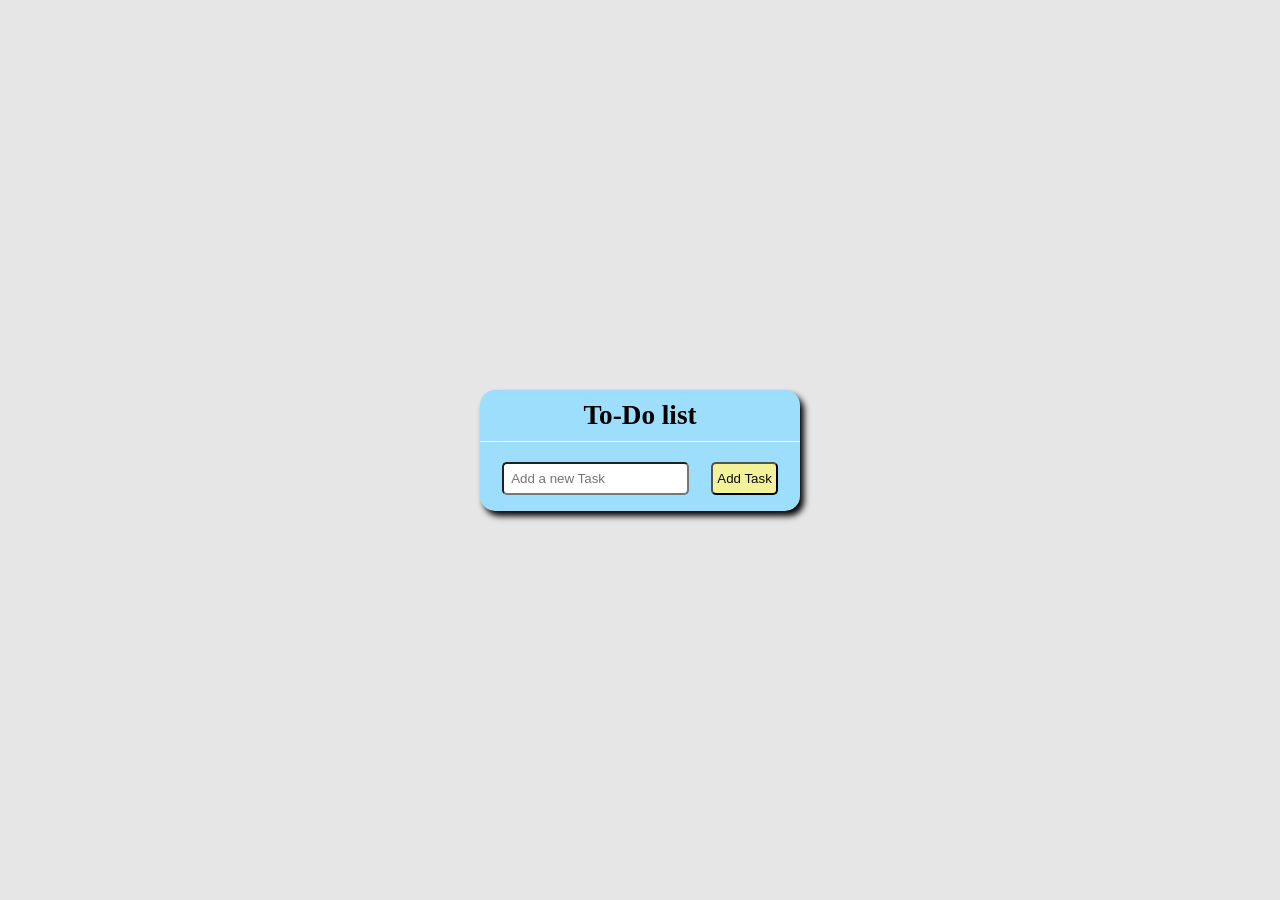
<file: todolist.html>
<!DOCTYPE html>
<html lang="en">
<head>
    <meta charset="UTF-8">
    <meta name="viewport" content="width=device-width, initial-scale=1.0">
    <link rel="stylesheet" href="todolist.css">
    <title>To-Do list</title>
</head>
<body>
    <div class="container">
        <div class="header">To-Do list</div>
        <div class="addTask">
            <input type="text" placeholder="Add a new Task" id="inputTask">
            <button onclick="addTask()">Add Task</button>
        </div>
        <ol class="task-List" id="taskList">
           
        </ol>                                           
    </div>

    <script src="todolist.js"></script>
</body>
</html>
</file>
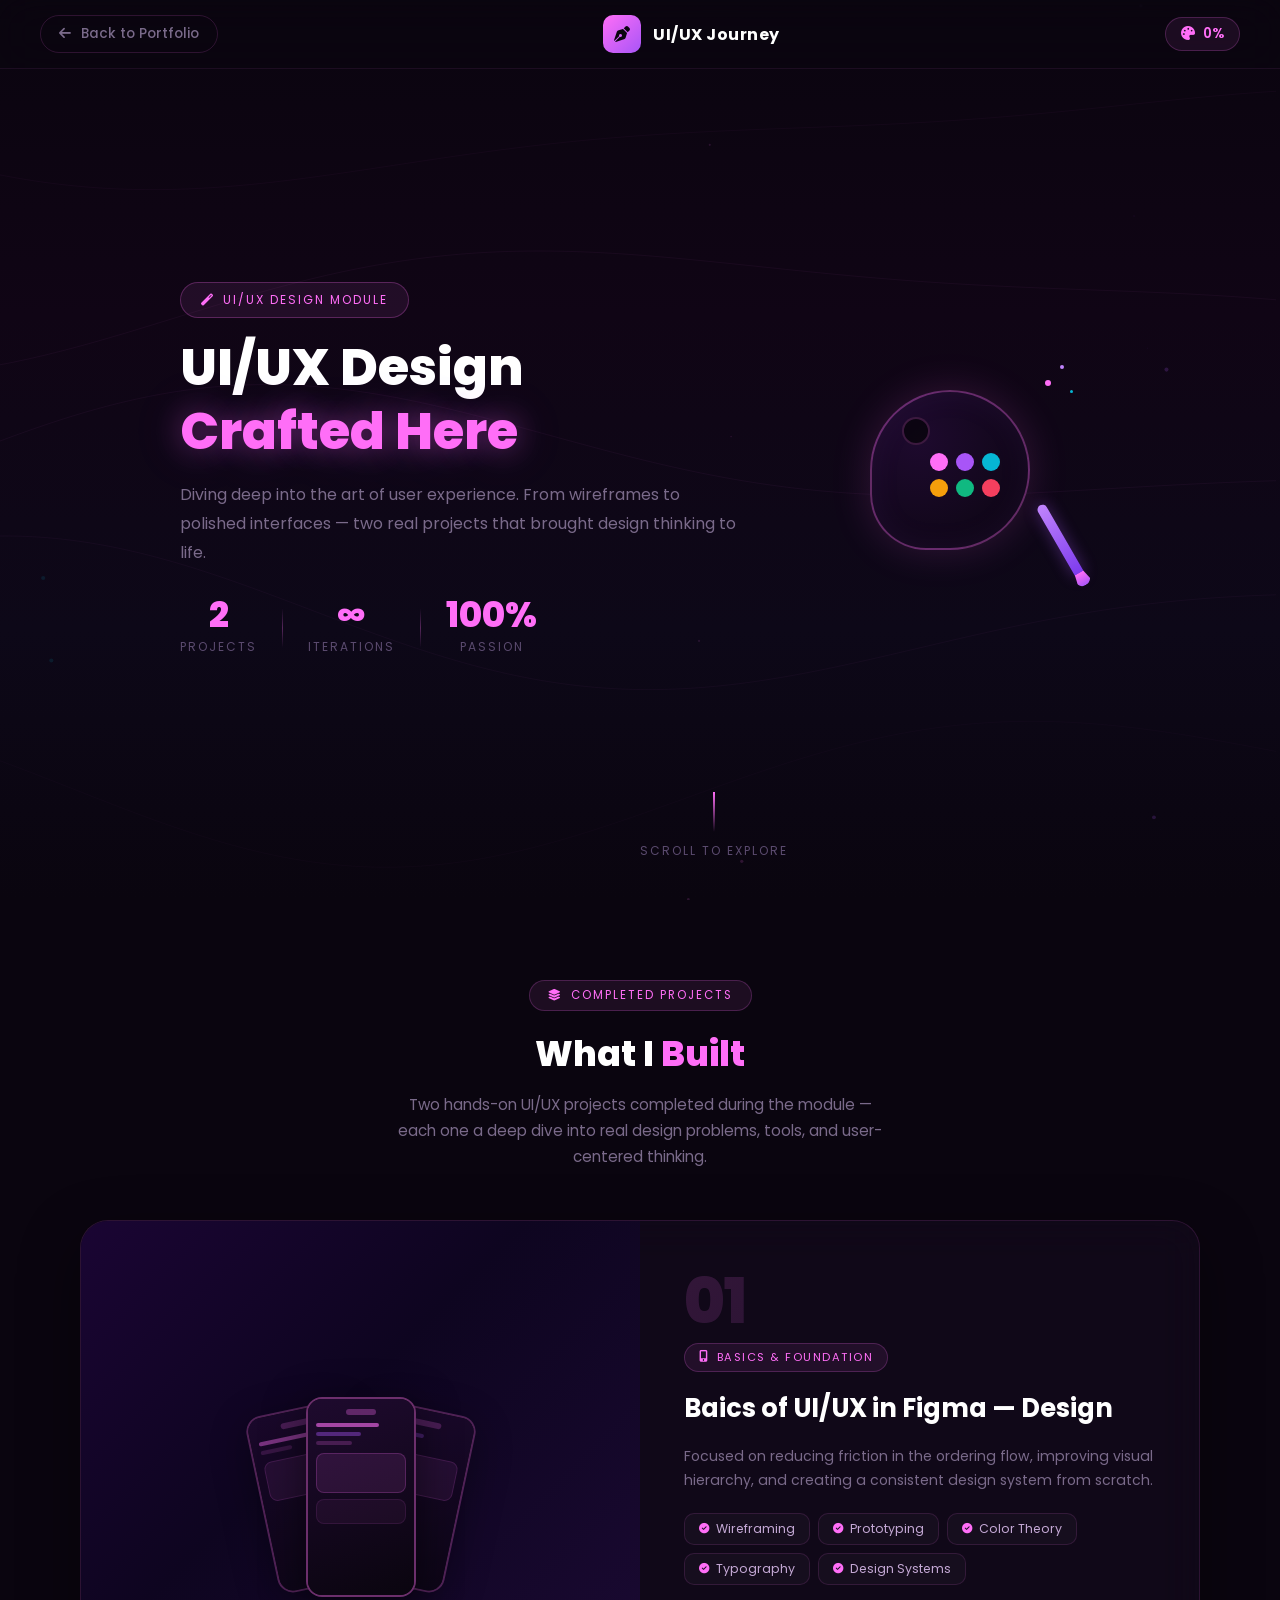
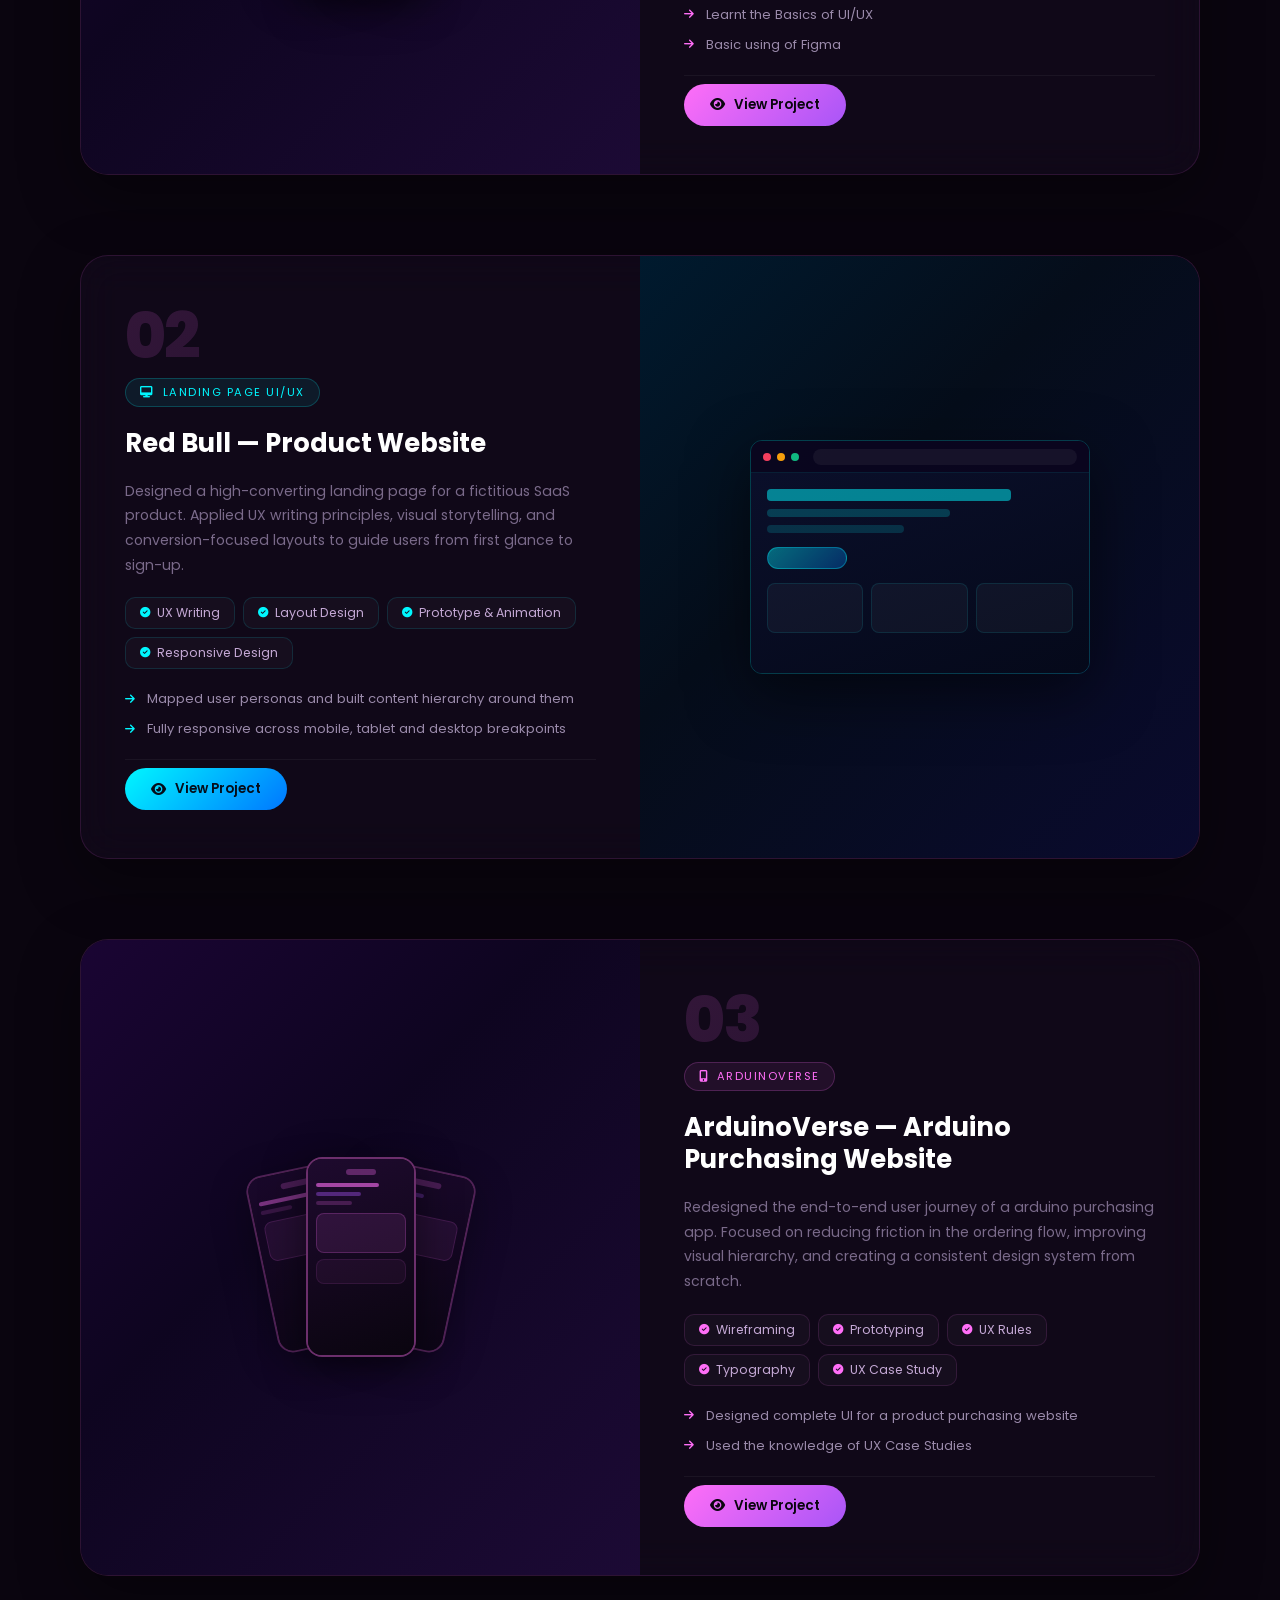
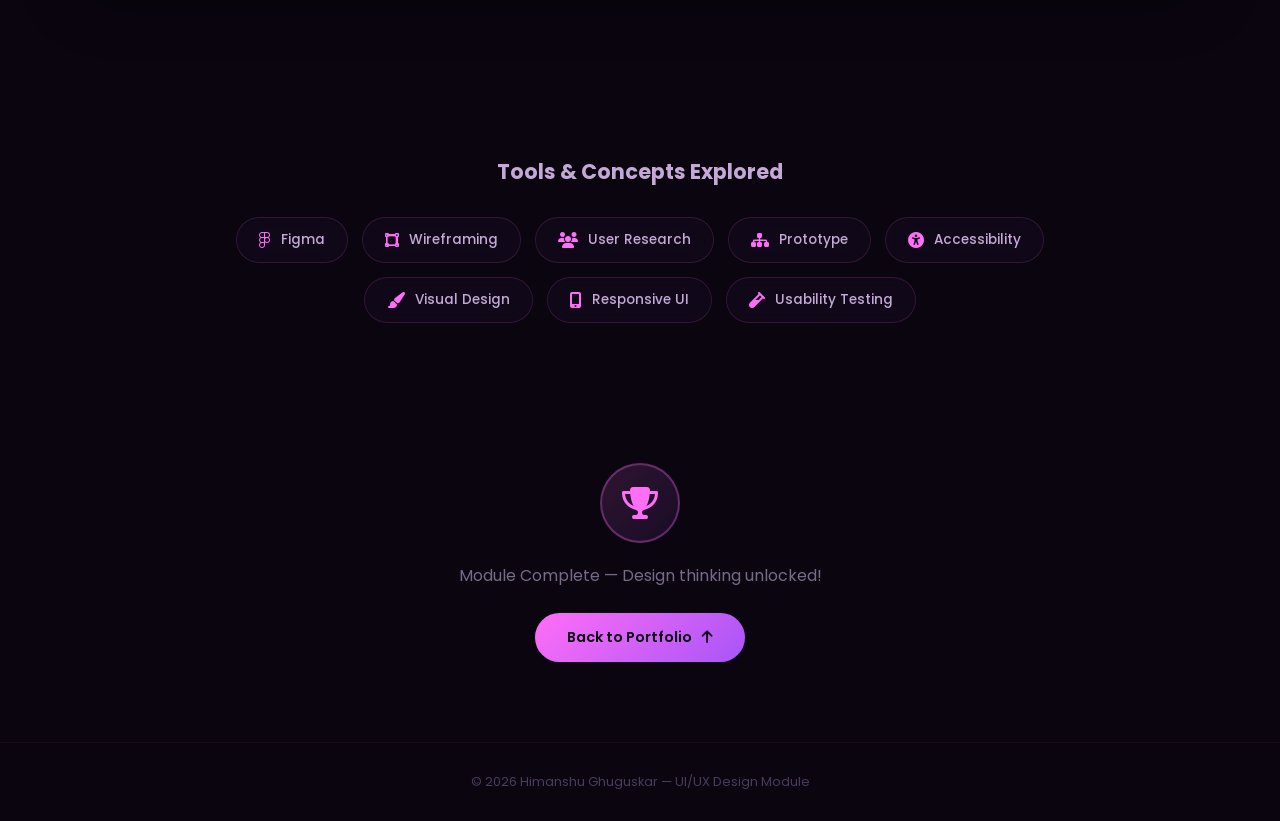
<file: uiux.html>
<!DOCTYPE html>
<html lang="en">
<head>
    <meta charset="UTF-8">
    <meta name="viewport" content="width=device-width, initial-scale=1.0">
    <title>UI/UX Design Journey | Projects Deep Dive</title>
    <link href="https://fonts.googleapis.com/css2?family=Poppins:wght@300;400;600;700;800&display=swap" rel="stylesheet">
    <link rel="stylesheet" href="https://cdnjs.cloudflare.com/ajax/libs/font-awesome/6.5.1/css/all.min.css">
    <link rel="stylesheet" href="uiux.css">
</head>
<body>

    <!-- Ambient background -->
    <canvas id="ux-bg-canvas" class="underwater-bg"></canvas>

    <!-- Floating particles layer -->
    <div id="ux-bubbles-layer" class="bubbles-layer"></div>

    <!-- Navigation -->
    <nav class="ux-nav" id="ux-nav">
        <a href="index.html" class="ux-nav-back">
            <i class="fas fa-arrow-left"></i>
            <span>Back to Portfolio</span>
        </a>
        <div class="ux-nav-brand">
            <div class="ux-nav-logo">
                <i class="fas fa-pen-nib"></i>
            </div>
            <span>UI/UX Journey</span>
        </div>
        <div class="ux-nav-meter" id="ux-nav-meter">
            <i class="fas fa-palette"></i>
            <span id="ux-meter-value">0%</span>
        </div>
    </nav>

    <!-- Hero Section -->
    <header class="ux-hero">
        <div class="ux-hero-content">
            <div class="ux-hero-badge">
                <i class="fas fa-magic"></i>
                <span>UI/UX Design Module</span>
            </div>
            <h1 class="ux-hero-title">
                <span class="ux-title-line">UI/UX Design</span>
                <span class="ux-title-line ux-accent">Crafted Here</span>
            </h1>
            <p class="ux-hero-desc">Diving deep into the art of user experience. From wireframes to polished interfaces — two real projects that brought design thinking to life.</p>
            <div class="ux-hero-stats">
                <div class="ux-stat">
                    <span class="ux-stat-num">2</span>
                    <span class="ux-stat-label">Projects</span>
                </div>
                <div class="ux-stat-divider"></div>
                <div class="ux-stat">
                    <span class="ux-stat-num">&#8734;</span>
                    <span class="ux-stat-label">Iterations</span>
                </div>
                <div class="ux-stat-divider"></div>
                <div class="ux-stat">
                    <span class="ux-stat-num">100%</span>
                    <span class="ux-stat-label">Passion</span>
                </div>
            </div>
        </div>
        <div class="ux-hero-visual">
            <div class="ux-palette">
                <div class="palette-body">
                    <div class="palette-thumb-hole"></div>
                    <div class="palette-dots">
                        <div class="palette-dot"></div>
                        <div class="palette-dot"></div>
                        <div class="palette-dot"></div>
                        <div class="palette-dot"></div>
                        <div class="palette-dot"></div>
                        <div class="palette-dot"></div>
                    </div>
                </div>
                <div class="palette-brush"></div>
                <div class="palette-sparkles">
                    <span></span><span></span><span></span>
                </div>
            </div>
        </div>
        <div class="ux-scroll-hint">
            <div class="ux-scroll-line"></div>
            <span>Scroll to explore</span>
        </div>
    </header>

    <!-- Section Heading -->
    <div class="ux-section-heading">
        <div class="ux-heading-pill">
            <i class="fas fa-layer-group"></i>
            <span>Completed Projects</span>
        </div>
        <h2>What I <span class="ux-accent">Built</span></h2>
        <p>Two hands-on UI/UX projects completed during the module — each one a deep dive into real design problems, tools, and user-centered thinking.</p>
    </div>

    <!-- Projects Section -->
    <section class="ux-projects-section">

        <!-- Project 1 -->
        <div class="ux-project" id="proj-1">
            <div class="ux-project-preview">
                <div class="preview-bg preview-p1"></div>
                <div class="preview-mockup">
                    <div class="mockup-phones">
                        <div class="phone phone-left">
                            <div class="phone-screen">
                                <div class="phone-notch"></div>
                                <div class="phone-ui-bar pink"></div>
                                <div class="phone-ui-bar short"></div>
                                <div class="phone-ui-card"></div>
                            </div>
                        </div>
                        <div class="phone phone-main">
                            <div class="phone-screen">
                                <div class="phone-notch"></div>
                                <div class="phone-ui-bar pink"></div>
                                <div class="phone-ui-bar purple"></div>
                                <div class="phone-ui-bar short"></div>
                                <div class="phone-ui-card"></div>
                                <div class="phone-ui-card" style="margin-top:6px;opacity:0.5;height:25px;"></div>
                            </div>
                        </div>
                        <div class="phone phone-right">
                            <div class="phone-screen">
                                <div class="phone-notch"></div>
                                <div class="phone-ui-bar purple"></div>
                                <div class="phone-ui-bar short"></div>
                                <div class="phone-ui-card"></div>
                            </div>
                        </div>
                    </div>
                </div>
            </div>
            <div class="ux-project-info" id="proj-info-1">
                <div class="proj-number">01</div>
                <span class="proj-tag"><i class="fas fa-mobile-alt"></i> Basics & Foundation</span>
                <h2 class="proj-title">Baics of UI/UX in Figma &mdash; Design</h2>
                <p class="proj-desc">Focused on reducing friction in the ordering flow, improving visual hierarchy, and creating a consistent design system from scratch.</p>
                <div class="proj-skills">
                    <span class="proj-skill"><i class="fas fa-check-circle"></i> Wireframing</span>
                    <span class="proj-skill"><i class="fas fa-check-circle"></i> Prototyping</span>
                    <span class="proj-skill"><i class="fas fa-check-circle"></i> Color Theory</span>
                    <span class="proj-skill"><i class="fas fa-check-circle"></i> Typography</span>
                    <span class="proj-skill"><i class="fas fa-check-circle"></i> Design Systems</span>
                </div>
                <div class="proj-highlights">
                    <div class="proj-highlight">
                        <i class="fas fa-arrow-right"></i>
                        <span>Learnt the Basics of UI/UX</span>
                    </div>
                    <div class="proj-highlight">
                        <i class="fas fa-arrow-right"></i>
                        <span>Basic using of Figma</span>
                    </div>
                </div>
                <div class="proj-actions">
                    <a href="https://www.figma.com/design/HcBdxUqtj8hutJ039FU2BM/UI-UX?node-id=0-1&t=Z7QjUr4k8PHfHn3q-1" class="proj-btn proj-btn-primary" target="_blank">
                        <i class="fas fa-eye"></i> View Project
                    </a>
                </div>
            </div>
        </div>

        <!-- Project 2 (flipped layout) -->
        <div class="ux-project flip" id="proj-2">
            <div class="ux-project-preview">
                <div class="preview-bg preview-p2"></div>
                <div class="preview-mockup">
                    <div class="mockup-browser">
                        <div class="browser-bar">
                            <div class="browser-dot"></div>
                            <div class="browser-dot"></div>
                            <div class="browser-dot"></div>
                            <div class="browser-url"></div>
                        </div>
                        <div class="browser-content">
                            <div class="browser-hero-line big"></div>
                            <div class="browser-hero-line med"></div>
                            <div class="browser-hero-line small"></div>
                            <div class="browser-btn-mock"></div>
                            <div class="browser-cards-row">
                                <div class="browser-mini-card"></div>
                                <div class="browser-mini-card"></div>
                                <div class="browser-mini-card"></div>
                            </div>
                        </div>
                    </div>
                </div>
            </div>
            <div class="ux-project-info" id="proj-info-2">
                <div class="proj-number">02</div>
                <span class="proj-tag" style="border-color:rgba(0,247,255,0.2);color:#00f7ff;background:rgba(0,247,255,0.08);">
                    <i class="fas fa-desktop"></i> Landing Page UI/UX
                </span>
                <h2 class="proj-title">Red Bull &mdash; Product Website</h2>
                <p class="proj-desc">Designed a high-converting landing page for a fictitious SaaS product. Applied UX writing principles, visual storytelling, and conversion-focused layouts to guide users from first glance to sign-up.</p>
                <div class="proj-skills">
                    <span class="proj-skill" style="border-color:rgba(0,247,255,0.12);">
                        <i class="fas fa-check-circle" style="color:#00f7ff;"></i> UX Writing
                    </span>
                    <span class="proj-skill" style="border-color:rgba(0,247,255,0.12);">
                        <i class="fas fa-check-circle" style="color:#00f7ff;"></i> Layout Design
                    </span>
                    <span class="proj-skill" style="border-color:rgba(0,247,255,0.12);">
                        <i class="fas fa-check-circle" style="color:#00f7ff;"></i> Prototype & Animation
                    </span>
                    <span class="proj-skill" style="border-color:rgba(0,247,255,0.12);">
                        <i class="fas fa-check-circle" style="color:#00f7ff;"></i> Responsive Design
                    </span>
                </div>
                <div class="proj-highlights">
                    <div class="proj-highlight">
                        <i class="fas fa-arrow-right" style="color:#00f7ff;"></i>
                        <span>Mapped user personas and built content hierarchy around them</span>
                    </div>
                    <div class="proj-highlight">
                        <i class="fas fa-arrow-right" style="color:#00f7ff;"></i>
                        <span>Fully responsive across mobile, tablet and desktop breakpoints</span>
                    </div>
                </div>
                <div class="proj-actions">
                    <a href="https://www.figma.com/design/LVraUy48ESbfAeOsSlGKdO/Red-Bull?node-id=0-1&t=FF6Vs1OheUdDZMIT-1" class="proj-btn proj-btn-primary" style="background:linear-gradient(135deg,#00f7ff,#0077ff);color:#050d1a;" target="_blank">
                        <i class="fas fa-eye"></i> View Project
                    </a>
                </div>
            </div>
        </div>

    

     <!-- Project 3 -->
        <div class="ux-project" id="proj-1">
            <div class="ux-project-preview">
                <div class="preview-bg preview-p1"></div>
                <div class="preview-mockup">
                    <div class="mockup-phones">
                        <div class="phone phone-left">
                            <div class="phone-screen">
                                <div class="phone-notch"></div>
                                <div class="phone-ui-bar pink"></div>
                                <div class="phone-ui-bar short"></div>
                                <div class="phone-ui-card"></div>
                            </div>
                        </div>
                        <div class="phone phone-main">
                            <div class="phone-screen">
                                <div class="phone-notch"></div>
                                <div class="phone-ui-bar pink"></div>
                                <div class="phone-ui-bar purple"></div>
                                <div class="phone-ui-bar short"></div>
                                <div class="phone-ui-card"></div>
                                <div class="phone-ui-card" style="margin-top:6px;opacity:0.5;height:25px;"></div>
                            </div>
                        </div>
                        <div class="phone phone-right">
                            <div class="phone-screen">
                                <div class="phone-notch"></div>
                                <div class="phone-ui-bar purple"></div>
                                <div class="phone-ui-bar short"></div>
                                <div class="phone-ui-card"></div>
                            </div>
                        </div>
                    </div>
                </div>
            </div>
            <div class="ux-project-info" id="proj-info-1">
                <div class="proj-number">03</div>
                <span class="proj-tag"><i class="fas fa-mobile-alt"></i> ArduinoVerse</span>
                <h2 class="proj-title">ArduinoVerse &mdash; Arduino Purchasing Website</h2>
                <p class="proj-desc">Redesigned the end-to-end user journey of a arduino purchasing app. Focused on reducing friction in the ordering flow, improving visual hierarchy, and creating a consistent design system from scratch.</p>
                <div class="proj-skills">
                    <span class="proj-skill"><i class="fas fa-check-circle"></i> Wireframing</span>
                    <span class="proj-skill"><i class="fas fa-check-circle"></i> Prototyping</span>
                    <span class="proj-skill"><i class="fas fa-check-circle"></i> UX Rules</span>
                    <span class="proj-skill"><i class="fas fa-check-circle"></i> Typography</span>
                    <span class="proj-skill"><i class="fas fa-check-circle"></i> UX Case Study</span>
                </div>
                <div class="proj-highlights">
                    <div class="proj-highlight">
                        <i class="fas fa-arrow-right"></i>
                        <span>Designed complete UI for a product purchasing website</span>
                    </div>
                    <div class="proj-highlight">
                        <i class="fas fa-arrow-right"></i>
                        <span>Used the knowledge of UX Case Studies</span>
                    </div>
                </div>
                <div class="proj-actions">
                    <a href="https://www.figma.com/design/qLwoMfpDn093jVj0XP4w1Z/ArduinoVerse?node-id=0-1&t=O0FCtO82eWMkwwZe-1" class="proj-btn proj-btn-primary" target="_blank">
                        <i class="fas fa-eye"></i> View Project
                    </a>
                </div>
            </div>
        </div>

    </section>

    <!-- Tools Spotlight -->
    <div class="ux-tools-section">
        <h3>Tools &amp; Concepts Explored</h3>
        <div class="ux-tools-grid">
            <div class="ux-tool-chip"><i class="fab fa-figma"></i> Figma</div>
            <div class="ux-tool-chip"><i class="fas fa-vector-square"></i> Wireframing</div>
            <div class="ux-tool-chip"><i class="fas fa-users"></i> User Research</div>
            <div class="ux-tool-chip"><i class="fas fa-sitemap"></i> Prototype</div>
            <div class="ux-tool-chip"><i class="fas fa-universal-access"></i> Accessibility</div>
            <div class="ux-tool-chip"><i class="fas fa-paint-brush"></i> Visual Design</div>
            <div class="ux-tool-chip"><i class="fas fa-mobile-alt"></i> Responsive UI</div>
            <div class="ux-tool-chip"><i class="fas fa-vial"></i> Usability Testing</div>
        </div>
    </div>

    <!-- End Section -->
    <div class="ux-section-end">
        <div class="ux-trophy">
            <i class="fas fa-trophy"></i>
        </div>
        <p>Module Complete &mdash; Design thinking unlocked!</p>
        <a href="index.html" class="btn-end">
            <span>Back to Portfolio</span>
            <i class="fas fa-arrow-up"></i>
        </a>
    </div>

    <!-- Footer -->
    <footer class="ux-footer">
        <p>&copy; 2026 Himanshu Ghuguskar &mdash; UI/UX Design Module</p>
    </footer>

    <script src="uiux.js"></script>
</body>
</html>
</file>
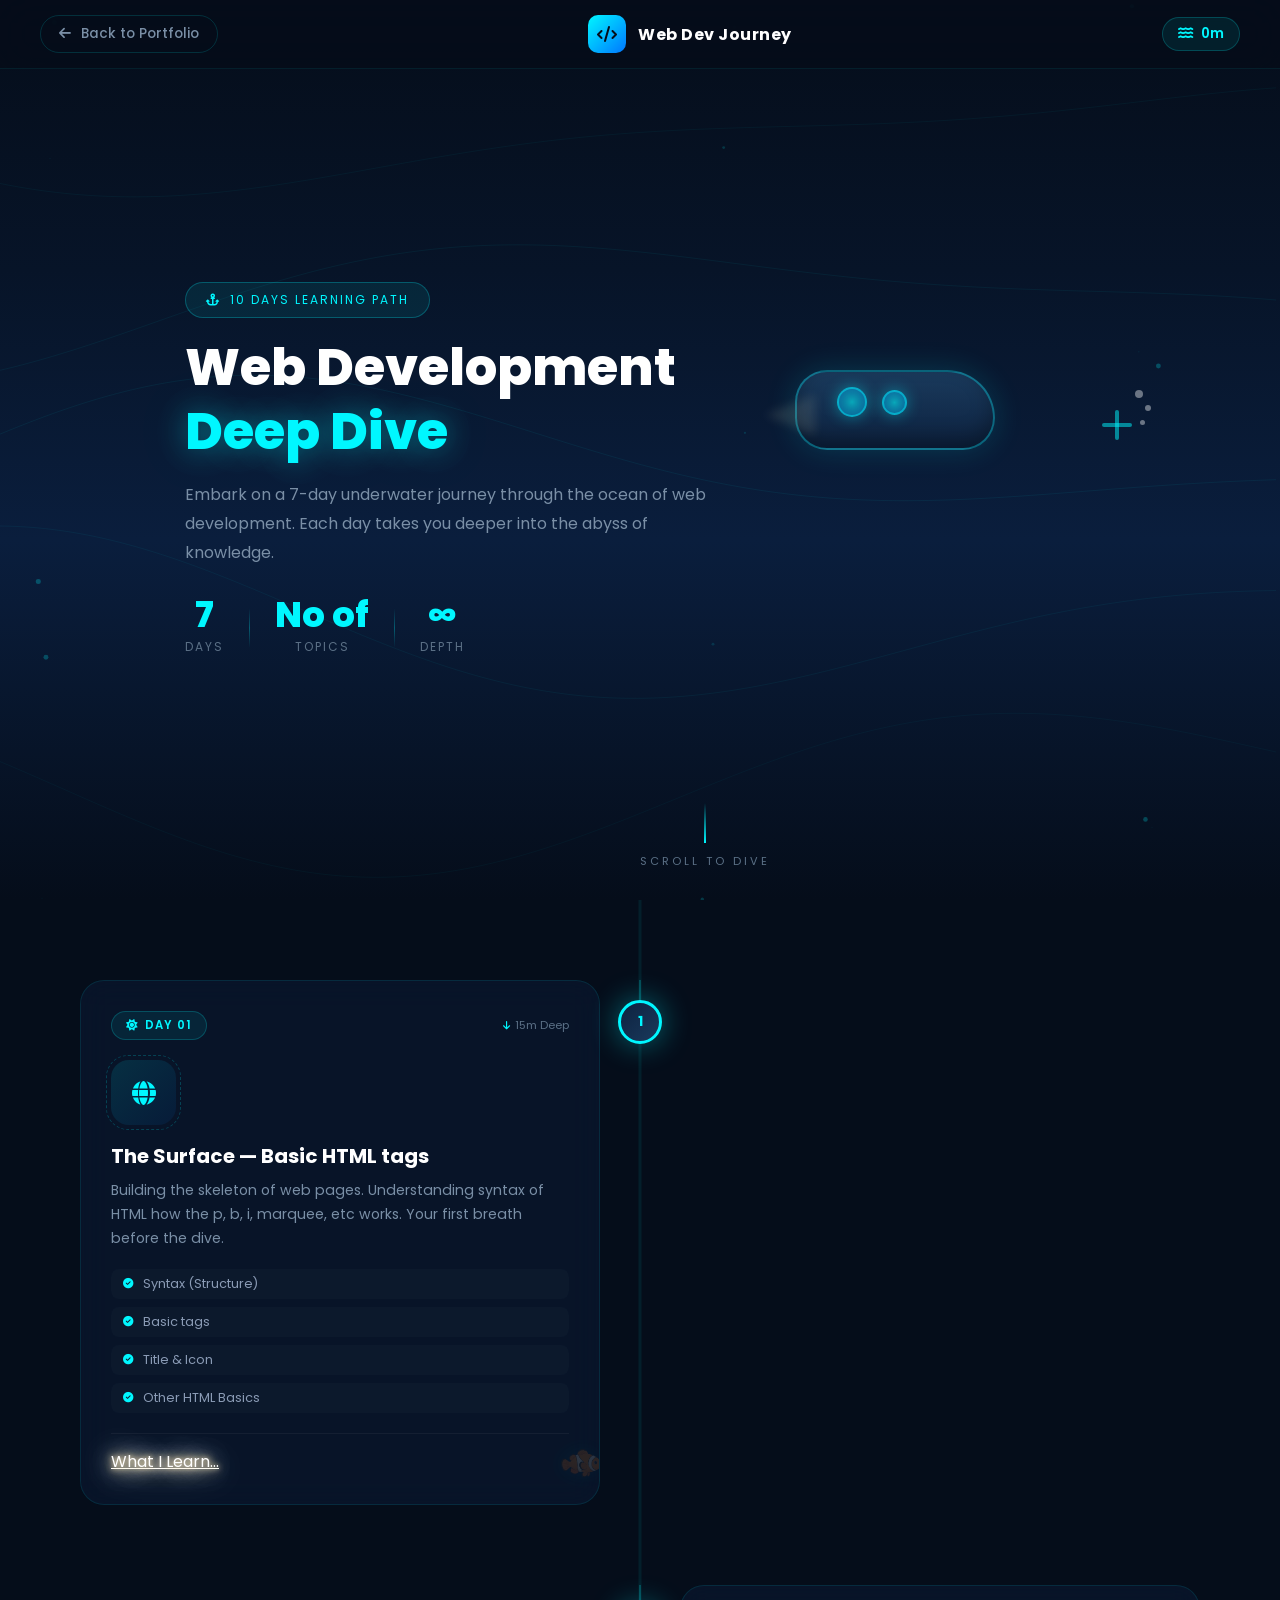
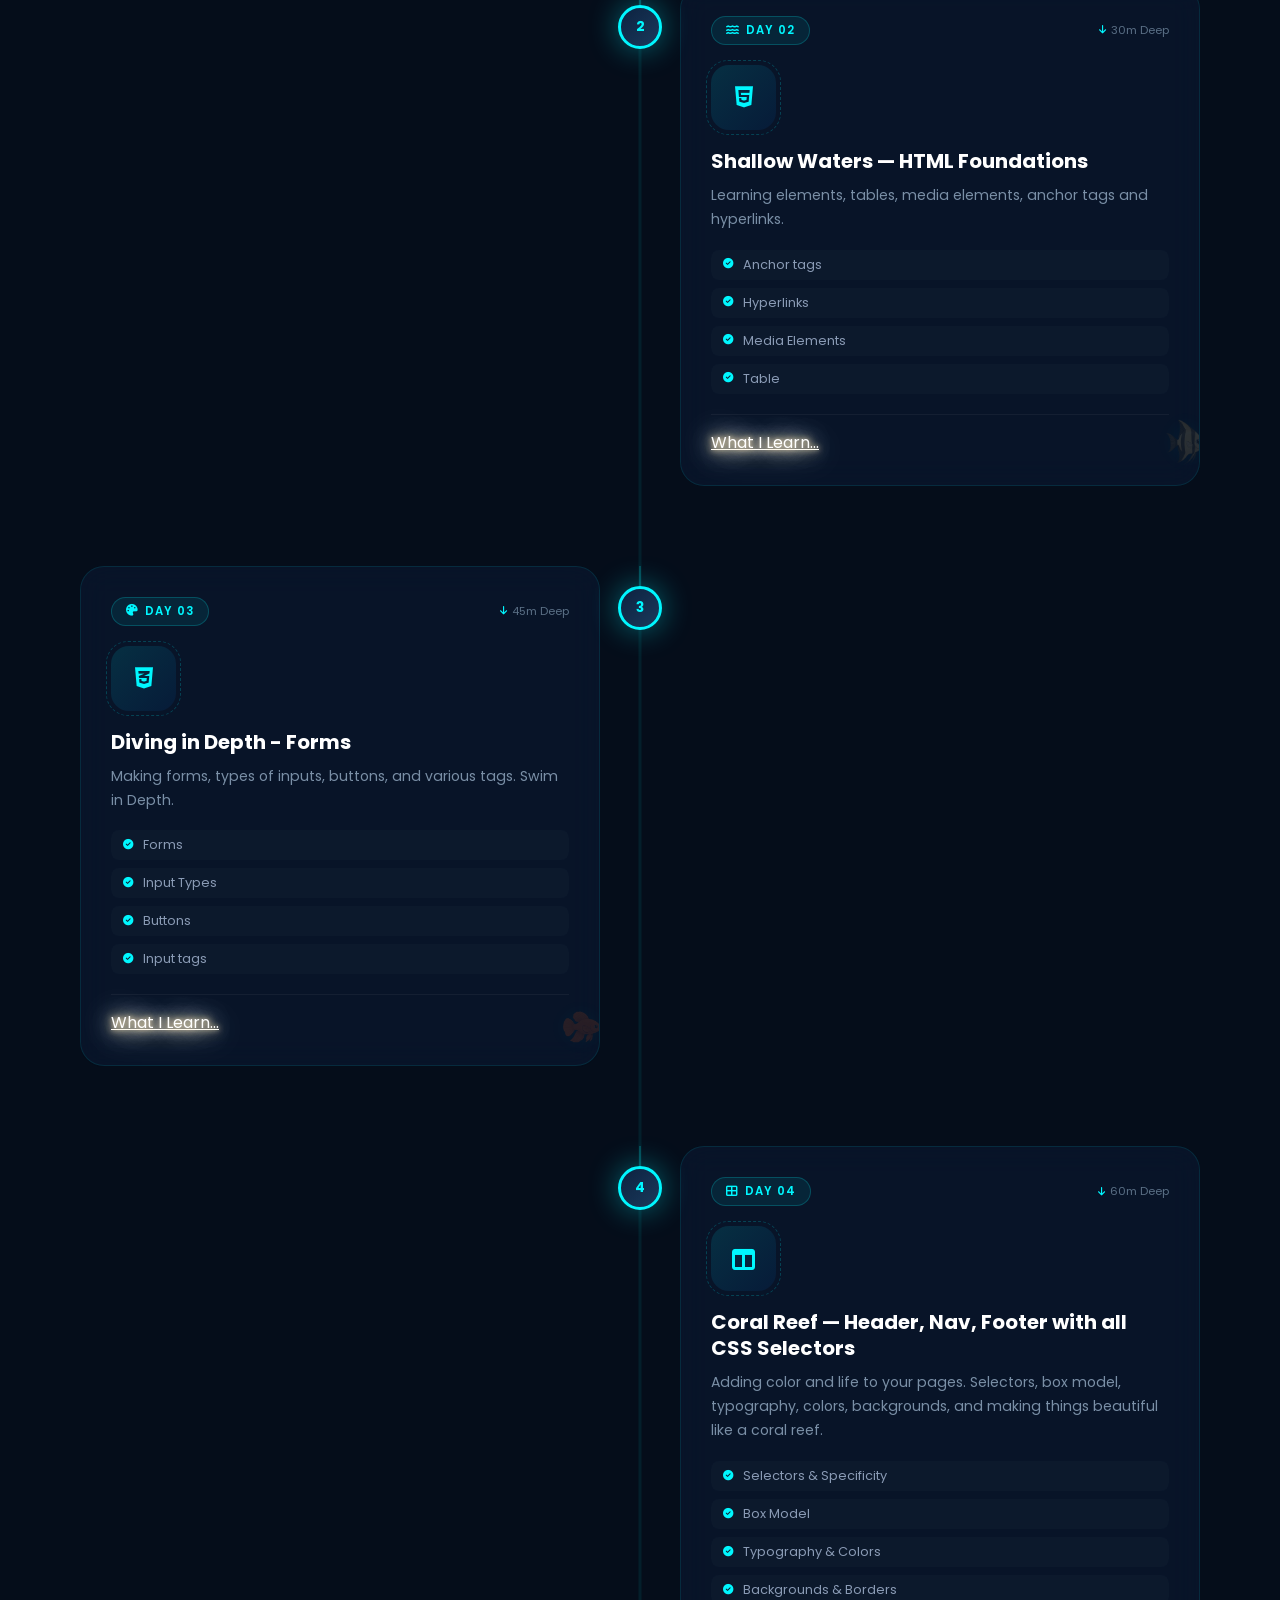
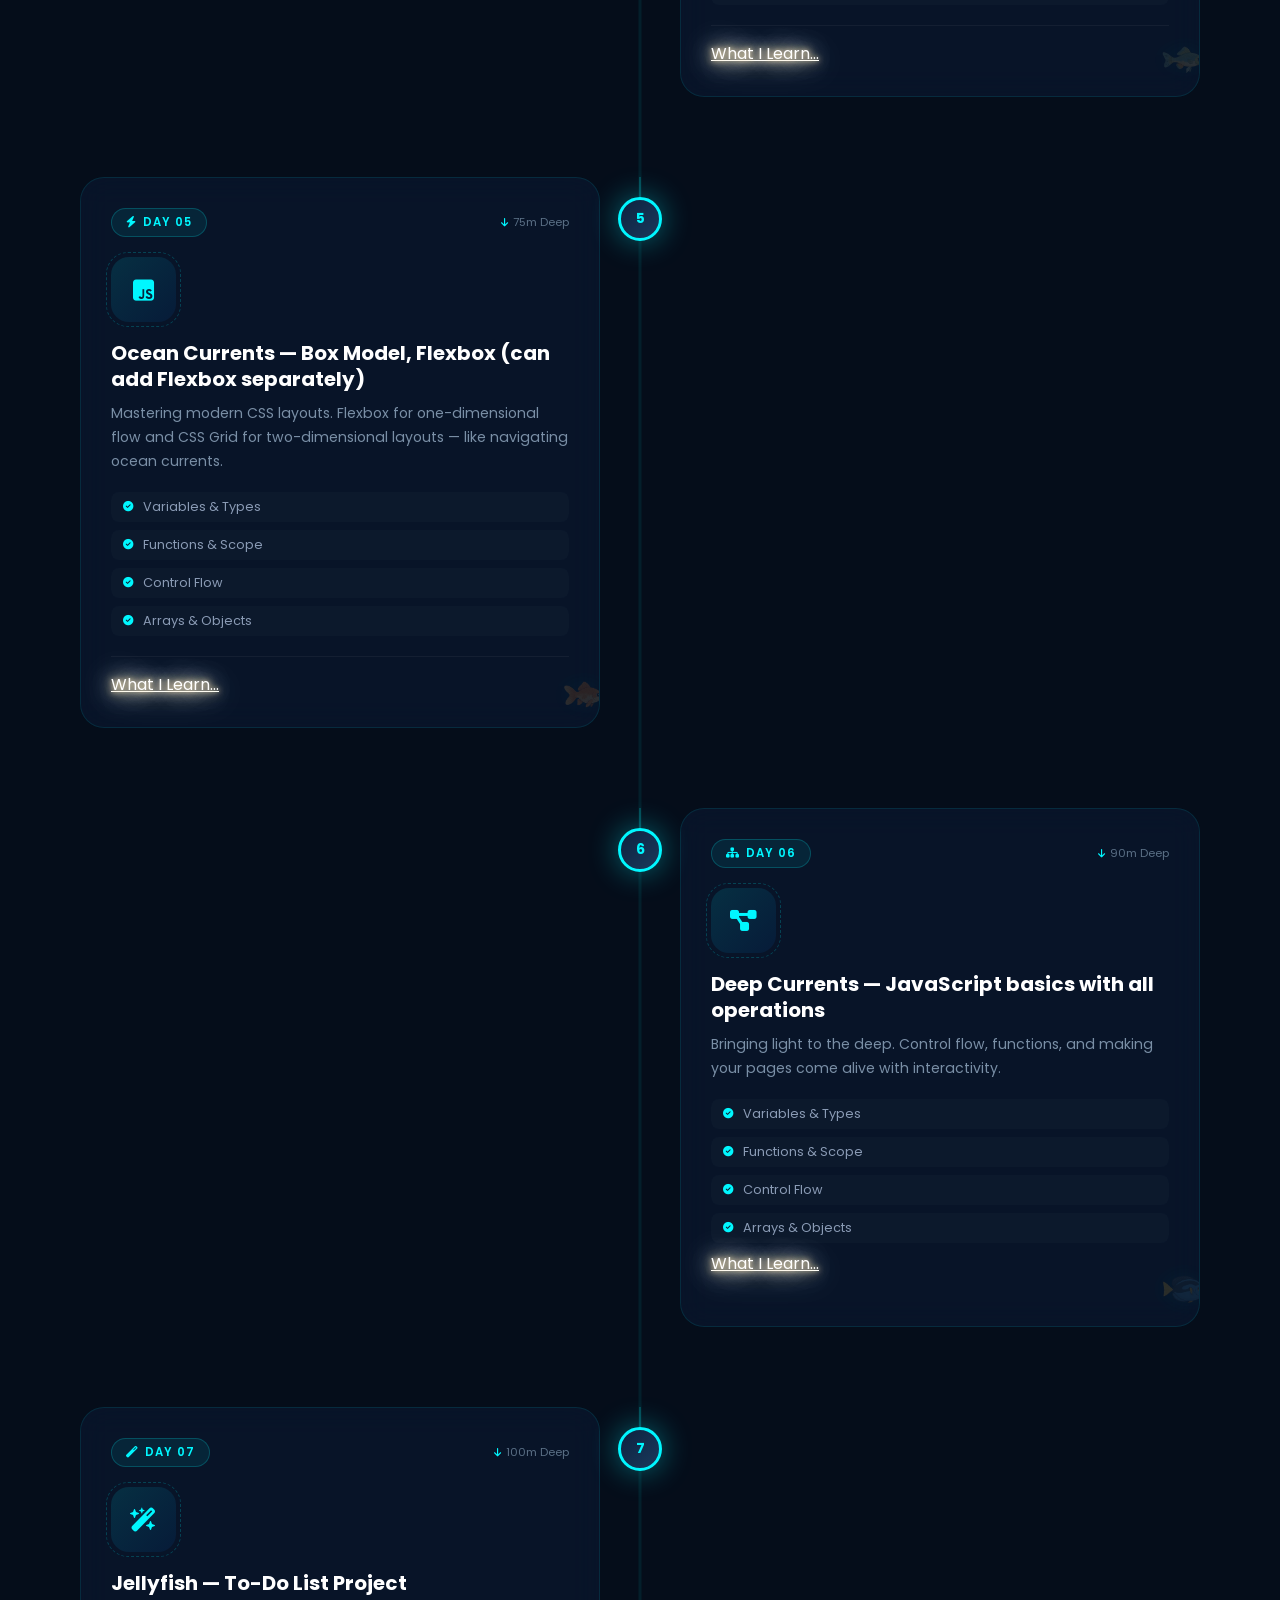
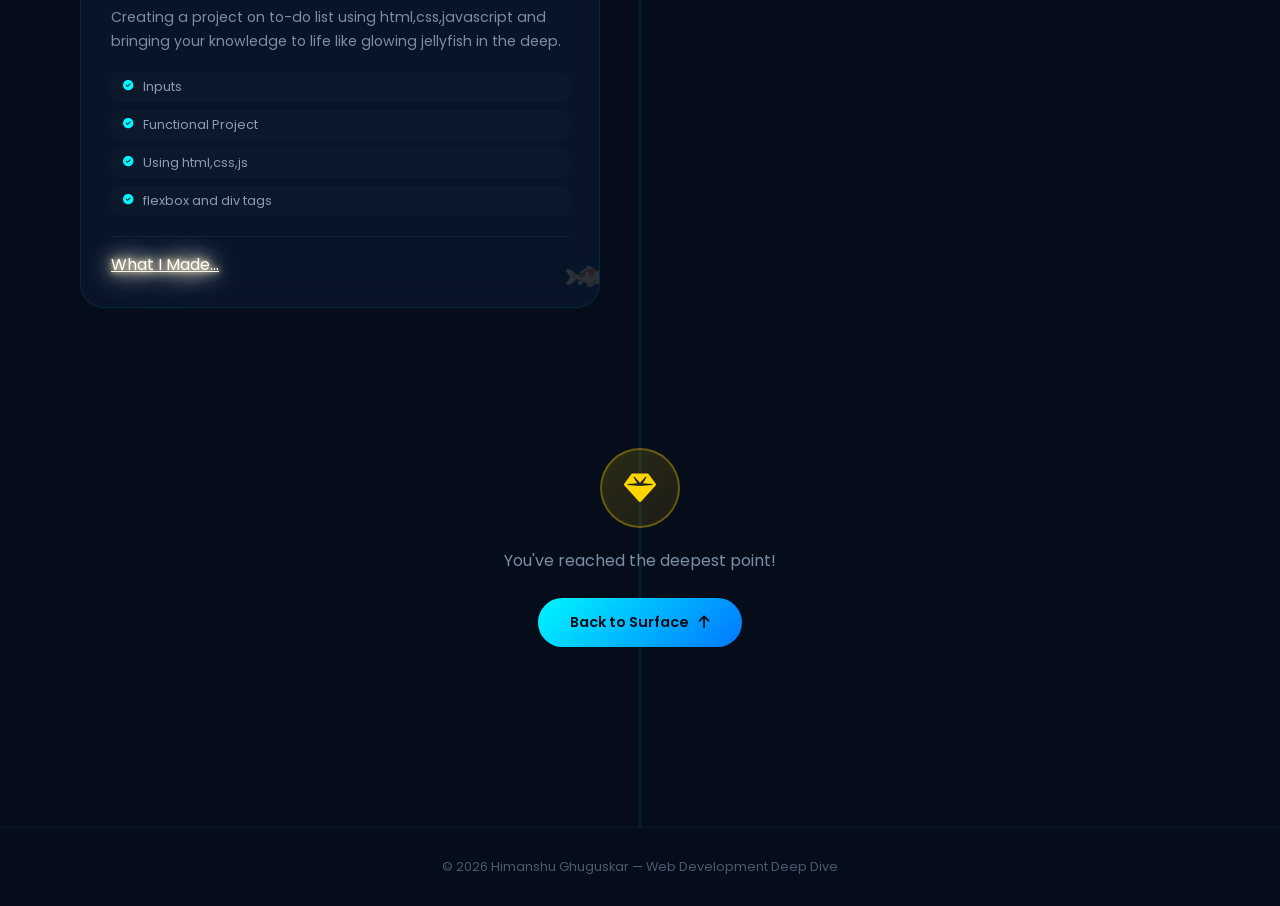
<file: webdev.html>
<!DOCTYPE html>
<html lang="en">
<head>
    <meta charset="UTF-8">
    <meta name="viewport" content="width=device-width, initial-scale=1.0">
    <title>Web Development Journey | 7 Days Deep</title>
    <link href="https://fonts.googleapis.com/css2?family=Poppins:wght@300;400;600;700;800&display=swap" rel="stylesheet">
    <link rel="stylesheet" href="https://cdnjs.cloudflare.com/ajax/libs/font-awesome/6.5.1/css/all.min.css">
    <link rel="stylesheet" href="webdev.css">
</head>
<body>

    <!-- Ambient underwater background -->
    <canvas id="underwater-bg" class="underwater-bg"></canvas>

    <!-- Floating bubbles layer -->
    <div id="bubbles-layer" class="bubbles-layer"></div>

    <!-- Navigation -->
    <nav class="wd-nav">
        <a href="index.html" class="wd-nav-back">
            <i class="fas fa-arrow-left"></i>
            <span>Back to Portfolio</span>
        </a>
        <div class="wd-nav-brand">
            <div class="wd-nav-logo">
                <i class="fas fa-code"></i>
            </div>
            <span>Web Dev Journey</span>
        </div>
        <div class="wd-nav-depth" id="depth-meter">
            <i class="fas fa-water"></i>
            <span id="depth-value">0m</span>
        </div>
    </nav>

    <!-- Hero Section -->
    <header class="wd-hero">
        <div class="wd-hero-content">
            <div class="wd-hero-badge">
                <i class="fas fa-anchor"></i>
                <span>10 Days Learning Path</span>
            </div>
            <h1 class="wd-hero-title">
                <span class="wd-title-line">Web Development</span>
                <span class="wd-title-line wd-accent">Deep Dive</span>
            </h1>
            <p class="wd-hero-desc">Embark on a 7-day underwater journey through the ocean of web development. Each day takes you deeper into the abyss of knowledge.</p>
            <div class="wd-hero-stats">
                <div class="wd-stat">
                    <span class="wd-stat-num">7</span>
                    <span class="wd-stat-label">Days</span>
                </div>
                <div class="wd-stat-divider"></div>
                <div class="wd-stat">
                    <span class="wd-stat-num">No of</span>
                    <span class="wd-stat-label">Topics</span>
                </div>
                <div class="wd-stat-divider"></div>
                <div class="wd-stat">
                    <span class="wd-stat-num">∞</span>
                    <span class="wd-stat-label">Depth</span>
                </div>
            </div>
        </div>
        <div class="wd-hero-visual">
            <div class="wd-submarine">
                <div class="sub-body">
                    <div class="sub-window"></div>
                    <div class="sub-window sub-window-2"></div>
                </div>
                <div class="sub-propeller">
                    <div class="prop-blade"></div>
                    <div class="prop-blade prop-blade-2"></div>
                </div>
                <div class="sub-light"></div>
                <div class="sub-bubbles">
                    <span></span><span></span><span></span>
                </div>
            </div>
        </div>
        <div class="wd-scroll-hint">
            <div class="wd-scroll-line"></div>
            <span>Scroll to dive</span>
        </div>
    </header>

    <!-- Timeline Section -->
    <main class="wd-timeline-section">
        <div class="wd-timeline-line" id="timeline-line">
            <div class="wd-timeline-progress" id="timeline-progress"></div>
        </div>

        <!-- Day 1 -->
        <div class="wd-day-card wd-card-left" data-day="1" data-depth="15m">
            <div class="wd-card-connector">
                <div class="wd-connector-line"></div>
                <div class="wd-connector-dot">
                    <span>1</span>
                </div>
            </div>
            <div class="wd-card">
                <div class="wd-card-glow"></div>
                <div class="wd-card-header">
                    <div class="wd-card-day-badge">
                        <i class="fas fa-sun"></i>
                        <span>Day 01</span>
                    </div>
                    <div class="wd-card-depth">
                        <i class="fas fa-arrow-down"></i>
                        <span>15m Deep</span>
                    </div>
                </div>
                <div class="wd-card-icon-wrap">
                    <div class="wd-card-icon">
                        <i class="fas fa-globe"></i>
                    </div>
                    <div class="wd-card-icon-ring"></div>
                </div>
                <h3 class="wd-card-title">The Surface — Basic HTML tags</h3>
                <p class="wd-card-desc">Building the skeleton of web pages. Understanding syntax of HTML how the p, b, i, marquee, etc works. Your first breath before the dive.</p>
                <div class="wd-card-topics">
                    <span><i class="fas fa-check-circle"></i> Syntax (Structure)</span>
                    <span><i class="fas fa-check-circle"></i> Basic tags</span>
                    <span><i class="fas fa-check-circle"></i> Title & Icon</span>
                    <span><i class="fas fa-check-circle"></i> Other HTML Basics</span>
                </div>
                <div class="wd-card-footer">
                    
                        <div >
                           <a href="1.html" class="whati" target="_blank">What I Learn...</a>
                        </div>
                
                    
                </div>
                <div class="wd-card-fish">
                    <img src="fish 1.png" alt="fish">
                </div>
            </div>
        </div>

        <!-- Day 2 -->
        <div class="wd-day-card wd-card-right" data-day="2" data-depth="30m">
            <div class="wd-card-connector">
                <div class="wd-connector-line"></div>
                <div class="wd-connector-dot">
                    <span>2</span>
                </div>
            </div>
            <div class="wd-card">
                <div class="wd-card-glow"></div>
                <div class="wd-card-header">
                    <div class="wd-card-day-badge">
                        <i class="fas fa-water"></i>
                        <span>Day 02</span>
                    </div>
                    <div class="wd-card-depth">
                        <i class="fas fa-arrow-down"></i>
                        <span>30m Deep</span>
                    </div>
                </div>
                <div class="wd-card-icon-wrap">
                    <div class="wd-card-icon">
                        <i class="fab fa-html5"></i>
                    </div>
                    <div class="wd-card-icon-ring"></div>
                </div>
                <h3 class="wd-card-title">Shallow Waters — HTML Foundations</h3>
                <p class="wd-card-desc">Learning elements, tables, media elements, anchor tags and hyperlinks.</p>
                <div class="wd-card-topics">
                    <span><i class="fas fa-check-circle"></i> Anchor tags</span>
                    <span><i class="fas fa-check-circle"></i> Hyperlinks</span>
                    <span><i class="fas fa-check-circle"></i> Media Elements</span>
                    <span><i class="fas fa-check-circle"></i> Table</span>
                </div>
                <div class="wd-card-footer">
                    
                        <div >
                             <a href="2.html" class="whati" target="_blank">What I Learn...</a>
                        </div>
                
                    
                </div>
                <div class="wd-card-fish">
                    <img src="fish 2.png" alt="fish">
                </div>
            </div>
        </div>

        <!-- Day 3 -->
        <div class="wd-day-card wd-card-left" data-day="3" data-depth="45m">
            <div class="wd-card-connector">
                <div class="wd-connector-line"></div>
                <div class="wd-connector-dot">
                    <span>3</span>
                </div>
            </div>
            <div class="wd-card">
                <div class="wd-card-glow"></div>
                <div class="wd-card-header">
                    <div class="wd-card-day-badge">
                        <i class="fas fa-palette"></i>
                        <span>Day 03</span>
                    </div>
                    <div class="wd-card-depth">
                        <i class="fas fa-arrow-down"></i>
                        <span>45m Deep</span>
                    </div>
                </div>
                <div class="wd-card-icon-wrap">
                    <div class="wd-card-icon">
                        <i class="fab fa-css3-alt"></i>
                    </div>
                    <div class="wd-card-icon-ring"></div>
                </div>
                <h3 class="wd-card-title">Diving in Depth - Forms</h3>
                <p class="wd-card-desc">Making forms, types of inputs, buttons, and various tags. Swim in Depth.</p>
                <div class="wd-card-topics">
                    <span><i class="fas fa-check-circle"></i> Forms</span>
                    <span><i class="fas fa-check-circle"></i> Input Types</span>
                    <span><i class="fas fa-check-circle"></i> Buttons</span>
                    <span><i class="fas fa-check-circle"></i> Input tags</span>
                </div>
                <div class="wd-card-footer">
                    
                        <div >
                            <a href="3.html" class="whati" target="_blank">What I Learn...</a>
                        </div>
                
                    
                </div>
                <div class="wd-card-fish">
                    <img src="fish 3.png" alt="fish">
                </div>
            </div>
        </div>

        <!-- Day 4 -->
        <div class="wd-day-card wd-card-right" data-day="4" data-depth="60m">
            <div class="wd-card-connector">
                <div class="wd-connector-line"></div>
                <div class="wd-connector-dot">
                    <span>4</span>
                </div>
            </div>
            <div class="wd-card">
                <div class="wd-card-glow"></div>
                <div class="wd-card-header">
                    <div class="wd-card-day-badge">
                        <i class="fas fa-th-large"></i>
                        <span>Day 04</span>
                    </div>
                    <div class="wd-card-depth">
                        <i class="fas fa-arrow-down"></i>
                        <span>60m Deep</span>
                    </div>
                </div>
                <div class="wd-card-icon-wrap">
                    <div class="wd-card-icon">
                        <i class="fas fa-columns"></i>
                    </div>
                    <div class="wd-card-icon-ring"></div>
                </div>
                <h3 class="wd-card-title"> Coral Reef — Header, Nav, Footer with all CSS Selectors</h3>
                <p class="wd-card-desc">Adding color and life to your pages. Selectors, box model, typography, colors, backgrounds, and making things beautiful like a coral reef.</p>
                <div class="wd-card-topics">
                     <span><i class="fas fa-check-circle"></i> Selectors & Specificity</span>
                    <span><i class="fas fa-check-circle"></i> Box Model</span>
                    <span><i class="fas fa-check-circle"></i> Typography & Colors</span>
                    <span><i class="fas fa-check-circle"></i> Backgrounds & Borders</span>

                </div>
                 <div class="wd-card-footer">
                    
                        <div >
                            <a href="4.html" class="whati" target="_blank">What I Learn...</a>
                        </div>
                
                    
                </div>
                <div class="wd-card-fish">
                    <img src="fish 4.png" alt="fish">
                </div>
            </div>
        </div>

        <!-- Day 5 -->
        <div class="wd-day-card wd-card-left" data-day="5" data-depth="75m">
            <div class="wd-card-connector">
                <div class="wd-connector-line"></div>
                <div class="wd-connector-dot">
                    <span>5</span>
                </div>
            </div>
            <div class="wd-card">
                <div class="wd-card-glow"></div>
                <div class="wd-card-header">
                    <div class="wd-card-day-badge">
                        <i class="fas fa-bolt"></i>
                        <span>Day 05</span>
                    </div>
                    <div class="wd-card-depth">
                        <i class="fas fa-arrow-down"></i>
                        <span>75m Deep</span>
                    </div>
                </div>
                <div class="wd-card-icon-wrap">
                    <div class="wd-card-icon">
                        <i class="fab fa-js-square"></i>
                    </div>
                    <div class="wd-card-icon-ring"></div>
                </div>
                <h3 class="wd-card-title">Ocean Currents — Box Model, Flexbox (can add Flexbox separately)</h3>
                <p class="wd-card-desc">Mastering modern CSS layouts. Flexbox for one-dimensional flow and CSS Grid for two-dimensional layouts — like navigating ocean currents.</p>
                <div class="wd-card-topics">
                    <span><i class="fas fa-check-circle"></i> Variables & Types</span>
                    <span><i class="fas fa-check-circle"></i> Functions & Scope</span>
                    <span><i class="fas fa-check-circle"></i> Control Flow</span>
                    <span><i class="fas fa-check-circle"></i> Arrays & Objects</span>
                </div>
                 <div class="wd-card-footer">
                    
                        <div >
                             <a href="5.html" class="whati" target="_blank">What I Learn...</a>
                        </div>
                
                    
                </div>
                <div class="wd-card-fish">
                    <img src="fish 5.png" alt="fish">
                </div>
            </div>
        </div>

        <!-- Day 6 -->
        <div class="wd-day-card wd-card-right" data-day="6" data-depth="90m">
            <div class="wd-card-connector">
                <div class="wd-connector-line"></div>
                <div class="wd-connector-dot">
                    <span>6</span>
                </div>
            </div>
            <div class="wd-card">
                <div class="wd-card-glow"></div>
                <div class="wd-card-header">
                    <div class="wd-card-day-badge">
                        <i class="fas fa-sitemap"></i>
                        <span>Day 06</span>
                    </div>
                    <div class="wd-card-depth">
                        <i class="fas fa-arrow-down"></i>
                        <span>90m Deep</span>
                    </div>
                </div>
                <div class="wd-card-icon-wrap">
                    <div class="wd-card-icon">
                        <i class="fas fa-project-diagram"></i>
                    </div>
                    <div class="wd-card-icon-ring"></div>
                </div>
                <h3 class="wd-card-title">Deep Currents — JavaScript basics with all operations</h3>
                <p class="wd-card-desc">Bringing light to the deep. Control flow, functions, and making your pages come alive with interactivity.</p>
                <div class="wd-card-topics">
                    <span><i class="fas fa-check-circle"></i> Variables & Types</span>
                    <span><i class="fas fa-check-circle"></i> Functions & Scope</span>
                    <span><i class="fas fa-check-circle"></i> Control Flow</span>
                    <span><i class="fas fa-check-circle"></i> Arrays & Objects</span>

                    
                        <div >
                             <a href="6.js" class="whati" target="_blank">What I Learn...</a>
                        </div>
                
                    
                </div>
                <div class="wd-card-fish">
                    <img src="fish 6.png" alt="fish">
                </div>
            </div>
        </div>

        <!-- Day 7 -->
        <div class="wd-day-card wd-card-left" data-day="7" data-depth="100m">
            <div class="wd-card-connector">
                <div class="wd-connector-line"></div>
                <div class="wd-connector-dot">
                    <span>7</span>
                </div>
            </div>
            <div class="wd-card">
                <div class="wd-card-glow"></div>
                <div class="wd-card-header">
                    <div class="wd-card-day-badge">
                        <i class="fas fa-magic"></i>
                        <span>Day 07</span>
                    </div>
                    <div class="wd-card-depth">
                        <i class="fas fa-arrow-down"></i>
                        <span>100m Deep</span>
                    </div>
                </div>
                <div class="wd-card-icon-wrap">
                    <div class="wd-card-icon">
                        <i class="fas fa-wand-magic-sparkles"></i>
                    </div>
                    <div class="wd-card-icon-ring"></div>
                </div>
                <h3 class="wd-card-title">Jellyfish — To-Do List Project</h3>
                <p class="wd-card-desc">Creating a project on to-do list using html,css,javascript and bringing your knowledge to life like glowing jellyfish in the deep.</p>
                <div class="wd-card-topics">
                    <span><i class="fas fa-check-circle"></i> Inputs</span>
                    <span><i class="fas fa-check-circle"></i> Functional Project</span>
                    <span><i class="fas fa-check-circle"></i> Using html,css,js</span>
                    <span><i class="fas fa-check-circle"></i> flexbox and div tags</span>
                </div>
                <div class="wd-card-footer">
                    
                        <div >
                           <a href="todolist.html" class="whati" target="_blank">What I Made...</a>
                        </div>
                
                    
                </div>
                <div class="wd-card-fish">
                    <img src="fish 7.png" alt="fish">
                </div>
            </div>
        </div>
        
        <!-- End marker -->
        <div class="wd-timeline-end">
            <div class="wd-treasure-chest">
                <i class="fas fa-gem"></i>
            </div>
            <p>You've reached the deepest point!</p>
            <a href="index.html" class="btn btn-primary btn-glow">
                <span>Back to Surface</span>
                <i class="fas fa-arrow-up"></i>
            </a>
        </div>
    </main>

    <!-- Footer -->
    <footer class="wd-footer">
        <p>&copy; 2026 Himanshu Ghuguskar — Web Development Deep Dive</p>
    </footer>

    <script src="webdev.js"></script>
</body>
</html>
</file>
<file: autocad.css>
/* ============================================
   FUSION 360 LEARNING JOURNEY - STYLES
   Blueprint/CAD Themed Design
   ============================================ */

/* Reset & Base */
*,
*::before,
*::after {
    margin: 0;
    padding: 0;
    box-sizing: border-box;
}

:root {
    --primary: #00b4d8;
    --primary-dark: #0077b6;
    --accent: #ff6b35;
    --accent-glow: #ff8c5a;
    --bg-dark: #0a0e1a;
    --bg-card: rgba(15, 23, 42, 0.85);
    --bg-card-border: rgba(0, 180, 216, 0.15);
    --text-main: #e2e8f0;
    --text-muted: #94a3b8;
    --text-bright: #ffffff;
    --grid-color: rgba(0, 180, 216, 0.06);
    --glow-primary: 0 0 30px rgba(0, 180, 216, 0.3);
    --glow-accent: 0 0 30px rgba(255, 107, 53, 0.3);
    --font: 'Poppins', sans-serif;
}

html {
    scroll-behavior: smooth;
}

body {
    font-family: var(--font);
    background: var(--bg-dark);
    color: var(--text-main);
    overflow-x: hidden;
    line-height: 1.6;
}

/* Blueprint Background Canvas */
.blueprint-bg {
    position: fixed;
    top: 0;
    left: 0;
    width: 100%;
    height: 100%;
    z-index: -2;
    pointer-events: none;
}

/* Floating Particles */
.particles-layer {
    position: fixed;
    top: 0;
    left: 0;
    width: 100%;
    height: 100%;
    z-index: -1;
    pointer-events: none;
    overflow: hidden;
}

.particle {
    position: absolute;
    border: 1px solid rgba(0, 180, 216, 0.3);
    animation: floatParticle 15s infinite linear;
    opacity: 0.4;
}

.particle.circle {
    border-radius: 50%;
}

.particle.triangle {
    width: 0 !important;
    height: 0 !important;
    border-left: 8px solid transparent;
    border-right: 8px solid transparent;
    border-bottom: 14px solid rgba(0, 180, 216, 0.2);
    border-top: none;
}

@keyframes floatParticle {
    0% { transform: translateY(100vh) rotate(0deg); opacity: 0; }
    10% { opacity: 0.4; }
    90% { opacity: 0.4; }
    100% { transform: translateY(-100px) rotate(360deg); opacity: 0; }
}

/* ============ NAVIGATION ============ */
.f3d-nav {
    position: fixed;
    top: 0;
    left: 0;
    right: 0;
    z-index: 1000;
    display: flex;
    align-items: center;
    justify-content: space-between;
    padding: 16px 32px;
    background: rgba(10, 14, 26, 0.9);
    backdrop-filter: blur(20px);
    border-bottom: 1px solid rgba(0, 180, 216, 0.1);
    transition: all 0.3s ease;
}

.f3d-nav-back {
    display: flex;
    align-items: center;
    gap: 8px;
    color: var(--text-muted);
    text-decoration: none;
    font-size: 0.85rem;
    transition: color 0.3s;
}

.f3d-nav-back:hover {
    color: var(--primary);
}

.f3d-nav-brand {
    display: flex;
    align-items: center;
    gap: 10px;
    font-weight: 600;
    font-size: 0.95rem;
    color: var(--text-bright);
}

.f3d-nav-logo {
    width: 36px;
    height: 36px;
    border-radius: 10px;
    background: linear-gradient(135deg, var(--primary), var(--primary-dark));
    display: flex;
    align-items: center;
    justify-content: center;
    font-size: 1rem;
    color: white;
    box-shadow: var(--glow-primary);
}

.f3d-nav-meter {
    display: flex;
    align-items: center;
    gap: 8px;
    color: var(--primary);
    font-size: 0.85rem;
    font-weight: 600;
    padding: 6px 14px;
    border-radius: 20px;
    background: rgba(0, 180, 216, 0.08);
    border: 1px solid rgba(0, 180, 216, 0.2);
}

/* ============ HERO SECTION ============ */
.f3d-hero {
    min-height: 100vh;
    display: flex;
    align-items: center;
    justify-content: center;
    position: relative;
    padding: 120px 40px 80px;
    gap: 60px;
}

.f3d-hero-content {
    max-width: 600px;
    z-index: 2;
}

.f3d-hero-badge {
    display: inline-flex;
    align-items: center;
    gap: 8px;
    padding: 8px 16px;
    border-radius: 30px;
    background: rgba(0, 180, 216, 0.1);
    border: 1px solid rgba(0, 180, 216, 0.2);
    color: var(--primary);
    font-size: 0.8rem;
    font-weight: 600;
    margin-bottom: 24px;
    animation: fadeInUp 0.8s ease;
}

.f3d-hero-title {
    font-size: clamp(2.5rem, 5vw, 4rem);
    font-weight: 800;
    line-height: 1.1;
    margin-bottom: 20px;
    animation: fadeInUp 0.8s ease 0.2s both;
}

.f3d-title-line {
    display: block;
}

.f3d-accent {
    background: linear-gradient(135deg, var(--primary), var(--accent));
    -webkit-background-clip: text;
    -webkit-text-fill-color: transparent;
    background-clip: text;
}

.f3d-hero-desc {
    font-size: 1.05rem;
    color: var(--text-muted);
    margin-bottom: 32px;
    line-height: 1.7;
    animation: fadeInUp 0.8s ease 0.4s both;
}

.f3d-hero-stats {
    display: flex;
    align-items: center;
    gap: 24px;
    animation: fadeInUp 0.8s ease 0.6s both;
}

.f3d-stat {
    text-align: center;
}

.f3d-stat-num {
    display: block;
    font-size: 1.8rem;
    font-weight: 800;
    color: var(--text-bright);
}

.f3d-stat-label {
    font-size: 0.75rem;
    color: var(--text-muted);
    text-transform: uppercase;
    letter-spacing: 1px;
}

.f3d-stat-divider {
    width: 1px;
    height: 40px;
    background: rgba(0, 180, 216, 0.2);
}

/* Hero Visual - 3D Cube */
.f3d-hero-visual {
    z-index: 2;
    animation: fadeInUp 0.8s ease 0.8s both;
}

.f3d-cube-anim {
    position: relative;
    width: 200px;
    height: 200px;
    perspective: 800px;
    display: flex;
    align-items: center;
    justify-content: center;
}

.cube {
    width: 120px;
    height: 120px;
    position: relative;
    transform-style: preserve-3d;
    animation: rotateCube 12s infinite linear;
}

.cube-face {
    position: absolute;
    width: 120px;
    height: 120px;
    border: 2px solid var(--primary);
    background: rgba(0, 180, 216, 0.05);
    backdrop-filter: blur(2px);
}

.cube-front { transform: translateZ(60px); }
.cube-back { transform: translateZ(-60px) rotateY(180deg); }
.cube-right { transform: translateX(60px) rotateY(90deg); }
.cube-left { transform: translateX(-60px) rotateY(-90deg); }
.cube-top { transform: translateY(-60px) rotateX(90deg); }
.cube-bottom { transform: translateY(60px) rotateX(-90deg); }

.cube-glow {
    position: absolute;
    width: 160px;
    height: 160px;
    border-radius: 50%;
    background: radial-gradient(circle, rgba(0, 180, 216, 0.15), transparent 70%);
    animation: pulseGlow 3s infinite ease-in-out;
}

.cube-orbit {
    position: absolute;
    width: 200px;
    height: 200px;
    border-radius: 50%;
    border: 1px dashed rgba(0, 180, 216, 0.2);
    animation: rotateCube 20s infinite linear reverse;
}

.cube-orbit span {
    position: absolute;
    width: 8px;
    height: 8px;
    background: var(--primary);
    border-radius: 50%;
    box-shadow: 0 0 10px var(--primary);
}

.cube-orbit span:nth-child(1) { top: 0; left: 50%; transform: translateX(-50%); }
.cube-orbit span:nth-child(2) { bottom: 0; left: 50%; transform: translateX(-50%); }
.cube-orbit span:nth-child(3) { top: 50%; right: 0; transform: translateY(-50%); }

@keyframes rotateCube {
    from { transform: rotateX(0deg) rotateY(0deg); }
    to { transform: rotateX(360deg) rotateY(360deg); }
}

@keyframes pulseGlow {
    0%, 100% { transform: scale(1); opacity: 0.5; }
    50% { transform: scale(1.2); opacity: 1; }
}

/* Scroll Hint */
.f3d-scroll-hint {
    position: absolute;
    bottom: 40px;
    left: 50%;
    transform: translateX(-50%);
    display: flex;
    flex-direction: column;
    align-items: center;
    gap: 8px;
    color: var(--text-muted);
    font-size: 0.75rem;
    animation: bounceDown 2s infinite;
}

.f3d-scroll-line {
    width: 2px;
    height: 40px;
    background: linear-gradient(to bottom, var(--primary), transparent);
    border-radius: 2px;
}

@keyframes bounceDown {
    0%, 100% { transform: translateX(-50%) translateY(0); }
    50% { transform: translateX(-50%) translateY(8px); }
}

/* ============ TIMELINE SECTION ============ */
.f3d-timeline-section {
    position: relative;
    max-width: 1200px;
    margin: 0 auto;
    padding: 80px 20px 120px;
}

.f3d-timeline-line {
    position: absolute;
    left: 50%;
    top: 0;
    bottom: 0;
    width: 3px;
    background: rgba(0, 180, 216, 0.1);
    transform: translateX(-50%);
    border-radius: 3px;
}

.f3d-timeline-progress {
    position: absolute;
    top: 0;
    left: 0;
    width: 100%;
    height: 0%;
    background: linear-gradient(to bottom, var(--primary), var(--accent));
    border-radius: 3px;
    transition: height 0.1s linear;
    box-shadow: 0 0 10px rgba(0, 180, 216, 0.5);
}

/* Day Cards */
.f3d-day-card {
    position: relative;
    display: flex;
    align-items: flex-start;
    margin-bottom: 80px;
    opacity: 0;
    transform: translateY(40px);
    transition: all 0.6s cubic-bezier(0.16, 1, 0.3, 1);
}

.f3d-day-card.visible {
    opacity: 1;
    transform: translateY(0);
}

.f3d-card-left {
    justify-content: flex-start;
    padding-right: calc(50% + 40px);
}

.f3d-card-right {
    justify-content: flex-end;
    padding-left: calc(50% + 40px);
}

/* Card Connector */
.f3d-card-connector {
    position: absolute;
    left: 50%;
    top: 30px;
    transform: translateX(-50%);
    display: flex;
    flex-direction: column;
    align-items: center;
    z-index: 5;
}

.f3d-connector-dot {
    width: 40px;
    height: 40px;
    border-radius: 50%;
    background: linear-gradient(135deg, var(--primary), var(--primary-dark));
    display: flex;
    align-items: center;
    justify-content: center;
    font-weight: 700;
    font-size: 0.85rem;
    color: white;
    box-shadow: var(--glow-primary);
    border: 3px solid var(--bg-dark);
}

.f3d-connector-line {
    width: 2px;
    height: 20px;
    background: var(--primary);
    opacity: 0.3;
}

/* Card Body */
.f3d-card {
    position: relative;
    background: var(--bg-card);
    border: 1px solid var(--bg-card-border);
    border-radius: 20px;
    padding: 32px;
    width: 100%;
    overflow: hidden;
    transition: all 0.4s ease;
    backdrop-filter: blur(10px);
}

.f3d-card:hover {
    border-color: rgba(0, 180, 216, 0.3);
    transform: translateY(-4px);
    box-shadow: var(--glow-primary);
}

.f3d-card-glow {
    position: absolute;
    top: -50%;
    right: -50%;
    width: 200%;
    height: 200%;
    background: radial-gradient(circle at 70% 30%, rgba(0, 180, 216, 0.04), transparent 50%);
    pointer-events: none;
}

/* Card Header */
.f3d-card-header {
    display: flex;
    align-items: center;
    justify-content: space-between;
    margin-bottom: 20px;
}

.f3d-card-day-badge {
    display: inline-flex;
    align-items: center;
    gap: 6px;
    padding: 5px 12px;
    border-radius: 20px;
    background: rgba(0, 180, 216, 0.1);
    border: 1px solid rgba(0, 180, 216, 0.2);
    color: var(--primary);
    font-size: 0.75rem;
    font-weight: 600;
}

.f3d-card-level {
    display: inline-flex;
    align-items: center;
    gap: 5px;
    color: var(--accent);
    font-size: 0.7rem;
    font-weight: 600;
}

/* Card Icon */
.f3d-card-icon-wrap {
    position: relative;
    width: 60px;
    height: 60px;
    margin-bottom: 16px;
}

.f3d-card-icon {
    width: 60px;
    height: 60px;
    border-radius: 16px;
    background: linear-gradient(135deg, rgba(0, 180, 216, 0.15), rgba(0, 180, 216, 0.05));
    display: flex;
    align-items: center;
    justify-content: center;
    font-size: 1.4rem;
    color: var(--primary);
    border: 1px solid rgba(0, 180, 216, 0.2);
}

.f3d-card-icon-ring {
    position: absolute;
    top: -4px;
    left: -4px;
    width: 68px;
    height: 68px;
    border-radius: 20px;
    border: 2px dashed rgba(0, 180, 216, 0.15);
    animation: spinSlow 20s infinite linear;
}

@keyframes spinSlow {
    from { transform: rotate(0deg); }
    to { transform: rotate(360deg); }
}

/* Card Content */
.f3d-card-title {
    font-size: 1.3rem;
    font-weight: 700;
    color: var(--text-bright);
    margin-bottom: 10px;
}

.f3d-card-desc {
    font-size: 0.9rem;
    color: var(--text-muted);
    line-height: 1.7;
    margin-bottom: 16px;
}

/* Topics */
.f3d-card-topics {
    display: flex;
    flex-wrap: wrap;
    gap: 8px;
    margin-bottom: 16px;
}

.f3d-card-topics span {
    display: inline-flex;
    align-items: center;
    gap: 5px;
    padding: 5px 12px;
    border-radius: 8px;
    background: rgba(0, 180, 216, 0.06);
    border: 1px solid rgba(0, 180, 216, 0.1);
    font-size: 0.75rem;
    color: var(--text-main);
}

.f3d-card-topics span i {
    color: var(--primary);
    font-size: 0.7rem;
}

/* Practice Section */
.f3d-card-practice {
    background: rgba(255, 107, 53, 0.06);
    border: 1px solid rgba(255, 107, 53, 0.15);
    border-radius: 12px;
    padding: 14px 18px;
    margin-bottom: 16px;
}

.practice-header {
    display: flex;
    align-items: center;
    gap: 8px;
    margin-bottom: 6px;
    color: var(--accent);
    font-size: 0.8rem;
    font-weight: 600;
}

.f3d-card-practice p {
    font-size: 0.85rem;
    color: var(--text-muted);
    margin: 0;
}

/* Card Image */
.f3d-card-image {
    border-radius: 12px;
    overflow: hidden;
    border: 1px solid rgba(0, 180, 216, 0.1);
    margin-top: 4px;
}

.f3d-card-image img {
    width: 100%;
    height: 180px;
    object-fit: cover;
    display: block;
    transition: transform 0.4s ease;
}

.f3d-card-image img:hover {
    transform: scale(1.03);
}

/* ============ TIMELINE END ============ */
.f3d-timeline-end {
    text-align: center;
    padding: 60px 20px;
    position: relative;
}

.f3d-trophy {
    width: 80px;
    height: 80px;
    margin: 0 auto 20px;
    border-radius: 50%;
    background: linear-gradient(135deg, var(--accent), #ff8c5a);
    display: flex;
    align-items: center;
    justify-content: center;
    font-size: 2rem;
    color: white;
    box-shadow: var(--glow-accent);
    animation: pulseGlow 3s infinite;
}

.f3d-timeline-end p {
    font-size: 1.1rem;
    color: var(--text-muted);
    font-weight: 500;
}

/* ============ TOOLS SECTION ============ */
.f3d-tools-section {
    max-width: 900px;
    margin: 0 auto;
    padding: 80px 20px;
    text-align: center;
}

.f3d-tools-section h3 {
    font-size: 1.6rem;
    font-weight: 700;
    color: var(--text-bright);
    margin-bottom: 32px;
}

.f3d-tools-grid {
    display: flex;
    flex-wrap: wrap;
    justify-content: center;
    gap: 12px;
}

.f3d-tool-chip {
    display: inline-flex;
    align-items: center;
    gap: 8px;
    padding: 10px 20px;
    border-radius: 30px;
    background: rgba(0, 180, 216, 0.06);
    border: 1px solid rgba(0, 180, 216, 0.15);
    color: var(--text-main);
    font-size: 0.85rem;
    font-weight: 500;
    transition: all 0.3s ease;
}

.f3d-tool-chip:hover {
    background: rgba(0, 180, 216, 0.12);
    border-color: rgba(0, 180, 216, 0.3);
    transform: translateY(-2px);
    box-shadow: var(--glow-primary);
}

.f3d-tool-chip i {
    color: var(--primary);
}

/* ============ END SECTION ============ */
.f3d-section-end {
    text-align: center;
    padding: 60px 20px 80px;
}

.f3d-end-trophy {
    width: 70px;
    height: 70px;
    margin: 0 auto 20px;
    border-radius: 50%;
    background: linear-gradient(135deg, var(--primary), var(--primary-dark));
    display: flex;
    align-items: center;
    justify-content: center;
    font-size: 1.8rem;
    color: white;
    box-shadow: var(--glow-primary);
}

.f3d-section-end p {
    font-size: 1rem;
    color: var(--text-muted);
    margin-bottom: 24px;
}

.btn-end {
    display: inline-flex;
    align-items: center;
    gap: 8px;
    padding: 12px 28px;
    border-radius: 30px;
    background: linear-gradient(135deg, var(--primary), var(--primary-dark));
    color: white;
    text-decoration: none;
    font-weight: 600;
    font-size: 0.9rem;
    transition: all 0.3s ease;
    box-shadow: var(--glow-primary);
}

.btn-end:hover {
    transform: translateY(-3px);
    box-shadow: 0 0 40px rgba(0, 180, 216, 0.5);
}

/* ============ FOOTER ============ */
.f3d-footer {
    text-align: center;
    padding: 30px 20px;
    border-top: 1px solid rgba(0, 180, 216, 0.1);
    color: var(--text-muted);
    font-size: 0.8rem;
}

/* ============ ANIMATIONS ============ */
@keyframes fadeInUp {
    from {
        opacity: 0;
        transform: translateY(30px);
    }
    to {
        opacity: 1;
        transform: translateY(0);
    }
}

/* ============ RESPONSIVE ============ */
@media (max-width: 900px) {
    .f3d-hero {
        flex-direction: column;
        text-align: center;
        padding: 120px 20px 60px;
        gap: 40px;
    }

    .f3d-hero-stats {
        justify-content: center;
    }

    .f3d-timeline-line {
        left: 20px;
    }

    .f3d-card-left,
    .f3d-card-right {
        padding-left: 60px;
        padding-right: 0;
        justify-content: flex-start;
    }

    .f3d-card-connector {
        left: 20px;
        transform: translateX(-50%);
    }

    .f3d-connector-dot {
        width: 34px;
        height: 34px;
        font-size: 0.75rem;
    }
}

@media (max-width: 600px) {
    .f3d-nav {
        padding: 12px 16px;
    }

    .f3d-nav-back span {
        display: none;
    }

    .f3d-nav-brand span {
        display: none;
    }

    .f3d-hero-title {
        font-size: 2rem;
    }

    .f3d-card {
        padding: 20px;
    }

    .f3d-card-title {
        font-size: 1.1rem;
    }

    .f3d-card-image img {
        height: 140px;
    }

    .f3d-hero-stats {
        gap: 16px;
    }

    .f3d-stat-num {
        font-size: 1.4rem;
    }
}
</file>
<file: java.css>
/* ==================== IMPORTS & RESET ==================== */
@import url('https://fonts.googleapis.com/css2?family=Poppins:wght@300;400;600;700;800&display=swap');

*, *::before, *::after { margin: 0; padding: 0; box-sizing: border-box; }
html { scroll-behavior: smooth; scrollbar-width: thin; scrollbar-color: #00f7ff #050d1a; }
::-webkit-scrollbar { width: 6px; }
::-webkit-scrollbar-track { background: #050d1a; }
::-webkit-scrollbar-thumb { background: linear-gradient(180deg, #00f7ff, #0077ff); border-radius: 3px; }

body {
    font-family: 'Poppins', sans-serif;
    background: #050d1a;
    color: #ffffff;
    overflow-x: hidden;
    min-height: 100vh;
    position: relative;
}

.wd-accent { color: #00f7ff; }

/* ==================== UNDERWATER BACKGROUND ==================== */
.underwater-bg {
    position: fixed;
    top: 0; left: 0;
    width: 100%; height: 100%;
    z-index: 0;
    pointer-events: none;
}

.bubbles-layer {
    position: fixed;
    top: 0; left: 0;
    width: 100%; height: 100%;
    z-index: 1;
    pointer-events: none;
    overflow: hidden;
}

.bubbles-layer .bubble {
    position: absolute;
    bottom: -20px;
    border-radius: 50%;
    background: radial-gradient(circle at 30% 30%, rgba(255,255,255,0.6), rgba(255,255,255,0.1));
    border: 1px solid rgba(255,255,255,0.2);
    animation: wdBubbleRise var(--dur) infinite ease-in;
    animation-delay: var(--del);
    opacity: 0;
}

@keyframes wdBubbleRise {
    0% { transform: translateY(0) translateX(0) scale(1); opacity: 0; }
    10% { opacity: 0.5; }
    50% { transform: translateY(-50vh) translateX(var(--drift)) scale(0.7); opacity: 0.3; }
    100% { transform: translateY(-110vh) translateX(calc(var(--drift) * -0.5)) scale(0.2); opacity: 0; }
}

/* ==================== NAVIGATION ==================== */
.wd-nav {
    position: fixed;
    top: 0; left: 0;
    width: 100%;
    display: flex;
    justify-content: space-between;
    align-items: center;
    padding: 15px 40px;
    z-index: 100;
    backdrop-filter: blur(20px);
    background: rgba(5,13,26,0.8);
    border-bottom: 1px solid rgba(0,247,255,0.08);
    transition: all 0.3s ease;
}

.wd-nav.scrolled {
    padding: 10px 40px;
    background: rgba(5,13,26,0.95);
    box-shadow: 0 5px 30px rgba(0,0,0,0.5);
}

.wd-nav-brand {
    display: flex;
    align-items: center;
    gap: 12px;
}

.wd-nav-logo {
    width: 38px; height: 38px;
    background: linear-gradient(135deg, #00f7ff, #0077ff);
    border-radius: 10px;
    display: flex;
    align-items: center;
    justify-content: center;
    color: #050d1a;
    font-size: 1.2rem;
}

.wd-nav-brand span {
    font-weight: 700;
    font-size: 1rem;
    letter-spacing: 0.5px;
}

.wd-nav-depth {
    display: flex;
    align-items: center;
    gap: 8px;
    color: #00f7ff;
    font-size: 0.85rem;
    font-weight: 600;
    padding: 6px 15px;
    background: rgba(0,247,255,0.08);
    border-radius: 20px;
    border: 1px solid rgba(0,247,255,0.2);
}

/* ==================== HERO ==================== */
.wd-hero {
    min-height: 70vh;
    display: flex;
    align-items: center;
    justify-content: center;
    padding: 100px 50px 40px;
    position: relative;
    z-index: 2;
    gap: 60px;
}

.wd-hero-content {
    max-width: 550px;
    animation: wdFadeInUp 1s ease;
}

.wd-hero-badge {
    display: inline-flex;
    align-items: center;
    gap: 8px;
    padding: 8px 20px;
    background: rgba(0,247,255,0.08);
    border: 1px solid rgba(0,247,255,0.25);
    border-radius: 50px;
    font-size: 0.75rem;
    color: #00f7ff;
    letter-spacing: 2px;
    text-transform: uppercase;
    margin-bottom: 20px;
}

.wd-hero-title {
    display: flex;
    flex-direction: column;
    gap: 5px;
    margin-bottom: 20px;
}

.wd-title-line {
    font-size: 3.2rem;
    font-weight: 800;
    line-height: 1.15;
}

.wd-title-line.wd-accent {
    color: #00f7ff;
    text-shadow: 0 0 30px rgba(0,247,255,0.4), 0 0 60px rgba(0,247,255,0.15);
}

.wd-hero-desc {
    font-size: 1rem;
    color: #7a8fa6;
    line-height: 1.8;
    margin-bottom: 30px;
}

.wd-hero-stats {
    display: flex;
    align-items: center;
    gap: 25px;
}

.wd-stat { text-align: center; }

.wd-stat-num {
    display: block;
    font-size: 2.2rem;
    font-weight: 800;
    color: #00f7ff;
    line-height: 1;
}

.wd-stat-label {
    font-size: 0.75rem;
    color: #5a6f85;
    text-transform: uppercase;
    letter-spacing: 2px;
    margin-top: 5px;
}

.wd-stat-divider {
    width: 1px;
    height: 40px;
    background: linear-gradient(180deg, transparent, rgba(0,247,255,0.3), transparent);
}

/* ==================== SUBMARINE ==================== */
.wd-hero-visual {
    position: relative;
    width: 300px;
    height: 200px;
    animation: wdFadeInUp 1s ease 0.3s both;
}

.wd-submarine {
    position: relative;
    animation: subFloat 6s ease-in-out infinite;
}

@keyframes subFloat {
    0%, 100% { transform: translateY(0) rotate(0deg); }
    25% { transform: translateY(-15px) rotate(2deg); }
    75% { transform: translateY(10px) rotate(-1deg); }
}

.sub-body {
    width: 200px;
    height: 80px;
    background: linear-gradient(180deg, #1a3a5c, #0d2240);
    border-radius: 40px 60px 40px 40px;
    position: relative;
    border: 2px solid rgba(0,247,255,0.3);
    box-shadow: 0 0 30px rgba(0,247,255,0.15), inset 0 -10px 20px rgba(0,0,0,0.3);
}

.sub-window {
    width: 30px; height: 30px;
    border-radius: 50%;
    background: radial-gradient(circle, rgba(0,247,255,0.6), rgba(0,119,255,0.3));
    border: 2px solid rgba(0,247,255,0.5);
    position: absolute;
    top: 15px; left: 40px;
    box-shadow: 0 0 15px rgba(0,247,255,0.4), inset 0 0 10px rgba(0,247,255,0.2);
    animation: windowGlow 3s ease-in-out infinite;
}

.sub-window-2 { left: 85px; width: 25px; height: 25px; top: 18px; }

@keyframes windowGlow {
    0%, 100% { box-shadow: 0 0 15px rgba(0,247,255,0.4); }
    50% { box-shadow: 0 0 25px rgba(0,247,255,0.7); }
}

.sub-propeller {
    position: absolute;
    right: -20px;
    top: 50%;
    transform: translateY(-50%);
}

.prop-blade {
    width: 4px; height: 30px;
    background: rgba(0,247,255,0.5);
    border-radius: 2px;
    position: absolute;
    transform-origin: center;
    animation: propSpin 0.3s linear infinite;
}

.prop-blade-2 { transform: rotate(90deg); }

@keyframes propSpin { to { transform: rotate(360deg); } }

.sub-light {
    position: absolute;
    left: -30px;
    top: 25px;
    width: 0; height: 0;
    border-top: 20px solid transparent;
    border-bottom: 20px solid transparent;
    border-right: 50px solid rgba(255,255,200,0.1);
    filter: blur(5px);
    animation: lightFlicker 4s ease-in-out infinite;
}

@keyframes lightFlicker {
    0%, 100% { opacity: 0.5; }
    50% { opacity: 0.9; }
}

.sub-bubbles {
    position: absolute;
    right: -40px;
    top: 20px;
}

.sub-bubbles span {
    position: absolute;
    width: 8px; height: 8px;
    background: rgba(255,255,255,0.4);
    border-radius: 50%;
    animation: subBubble 2s infinite ease-out;
}

.sub-bubbles span:nth-child(2) { animation-delay: 0.5s; top: 15px; left: 10px; width: 6px; height: 6px; }
.sub-bubbles span:nth-child(3) { animation-delay: 1s; top: 30px; left: 5px; width: 5px; height: 5px; }

@keyframes subBubble {
    0% { transform: translateX(0) translateY(0) scale(1); opacity: 0.6; }
    100% { transform: translateX(30px) translateY(-20px) scale(0.3); opacity: 0; }
}

/* ==================== SCROLL HINT ==================== */
.wd-scroll-hint {
    position: absolute;
    bottom: 30px;
    left: 50%;
    transform: translateX(-50%);
    display: flex;
    flex-direction: column;
    align-items: center;
    gap: 10px;
    opacity: 0.5;
    animation: wdFadeInUp 1s ease 1s both;
}

.wd-scroll-line {
    width: 2px;
    height: 40px;
    background: linear-gradient(180deg, transparent, #00f7ff);
    animation: scrollPulse 2s infinite;
}

@keyframes scrollPulse {
    0%, 100% { opacity: 0.3; height: 40px; }
    50% { opacity: 0.8; height: 50px; }
}

.wd-scroll-hint span {
    font-size: 0.7rem;
    color: #5a6f85;
    letter-spacing: 3px;
    text-transform: uppercase;
}

/* ==================== TIMELINE ==================== */
.wd-timeline-section {
    position: relative;
    z-index: 2;
    padding: 40px 40px 120px;
    max-width: 1200px;
    margin: 0 auto;
}

.wd-timeline-line {
    position: absolute;
    left: 50%;
    top: 0;
    bottom: 0;
    width: 3px;
    background: rgba(0,247,255,0.08);
    transform: translateX(-50%);
    z-index: 0;
}

.wd-timeline-progress {
    width: 100%;
    height: 0%;
    background: linear-gradient(180deg, #00f7ff, #0077ff, #7b00ff);
    border-radius: 2px;
    transition: height 0.3s ease;
    box-shadow: 0 0 15px rgba(0,247,255,0.3);
}

/* ==================== DAY CARDS ==================== */
.wd-day-card {
    display: flex;
    align-items: flex-start;
    margin-bottom: 60px;
    position: relative;
    z-index: 2;
    opacity: 1;
    transform: translateY(0);
    transition: opacity 0.8s ease, transform 0.8s ease;
}

.wd-day-card.animate-in {
    opacity: 0;
    transform: translateY(40px);
}

.wd-day-card.animate-in.visible {
    opacity: 1;
    transform: translateY(0);
}

.wd-card-left {
    flex-direction: row;
    padding-right: calc(50% + 40px);
}

.wd-card-right {
    flex-direction: row-reverse;
    padding-left: calc(50% + 40px);
}

/* ==================== CONNECTOR ==================== */
.wd-card-connector {
    position: absolute;
    left: 50%;
    transform: translateX(-50%);
    display: flex;
    flex-direction: column;
    align-items: center;
    z-index: 5;
}

.wd-connector-dot {
    width: 44px; height: 44px;
    border-radius: 50%;
    background: linear-gradient(135deg, #0d2240, #1a3a5c);
    border: 3px solid rgba(0,247,255,0.4);
    display: flex;
    align-items: center;
    justify-content: center;
    font-size: 0.85rem;
    font-weight: 700;
    color: #00f7ff;
    box-shadow: 0 0 20px rgba(0,247,255,0.2);
    transition: all 0.4s ease;
}

.wd-day-card.visible .wd-connector-dot {
    border-color: #00f7ff;
    box-shadow: 0 0 30px rgba(0,247,255,0.4);
}

.wd-dot-final {
    width: 52px; height: 52px;
    background: linear-gradient(135deg, #00f7ff, #0077ff);
    border-color: #00f7ff;
    color: #050d1a;
    font-size: 0.9rem;
}

.wd-connector-line {
    width: 2px;
    height: 20px;
    background: rgba(0,247,255,0.2);
}

/* ==================== CARD ==================== */
.wd-card {
    width: 100%;
    padding: 30px;
    border-radius: 24px;
    background: rgba(10,25,50,0.6);
    backdrop-filter: blur(15px);
    border: 1px solid rgba(0,247,255,0.1);
    position: relative;
    overflow: hidden;
    transition: all 0.5s cubic-bezier(0.175, 0.885, 0.32, 1.275);
}

.wd-card:hover {
    transform: translateY(-8px);
    border-color: rgba(0,247,255,0.3);
    box-shadow: 0 25px 60px rgba(0,0,0,0.4), 0 0 40px rgba(0,247,255,0.08);
}

.wd-card-glow {
    position: absolute;
    top: 0; left: 0;
    width: 100%; height: 100%;
    background: radial-gradient(circle at var(--gx, 50%) var(--gy, 50%), rgba(0,247,255,0.06), transparent 60%);
    opacity: 0;
    transition: opacity 0.3s ease;
    pointer-events: none;
}

.wd-card:hover .wd-card-glow { opacity: 1; }

.wd-card::before {
    content: '';
    position: absolute;
    top: 0; left: 0;
    width: 100%; height: 3px;
    background: linear-gradient(90deg, #00f7ff, #0077ff, #7b00ff);
    transform: scaleX(0);
    transform-origin: left;
    transition: transform 0.6s ease;
}

.wd-card:hover::before { transform: scaleX(1); }

.wd-card-final {
    border-color: rgba(255,215,0,0.25);
    background: linear-gradient(135deg, rgba(255,215,0,0.05), rgba(10,25,50,0.8));
}

.wd-card-final::before {
    background: linear-gradient(90deg, #ffd700, #ff8c00, #ff4500);
}

/* ==================== CARD HEADER ==================== */
.wd-card-header {
    display: flex;
    justify-content: space-between;
    align-items: center;
    margin-bottom: 20px;
}

.wd-card-day-badge {
    display: inline-flex;
    align-items: center;
    gap: 6px;
    padding: 5px 14px;
    background: rgba(0,247,255,0.08);
    border: 1px solid rgba(0,247,255,0.2);
    border-radius: 20px;
    font-size: 0.72rem;
    color: #00f7ff;
    font-weight: 600;
    letter-spacing: 1px;
    text-transform: uppercase;
}

.wd-badge-final {
    background: linear-gradient(135deg, rgba(255,215,0,0.15), rgba(255,165,0,0.1));
    border-color: rgba(255,215,0,0.3);
    color: #ffd700;
}

.wd-card-depth {
    display: flex;
    align-items: center;
    gap: 5px;
    font-size: 0.7rem;
    color: #5a6f85;
}

.wd-card-depth i {
    font-size: 0.6rem;
    color: #00f7ff;
    animation: depthArrow 1.5s infinite;
}

@keyframes depthArrow {
    0%, 100% { transform: translateY(0); }
    50% { transform: translateY(3px); }
}

/* ==================== CARD ICON ==================== */
.wd-card-icon-wrap {
    position: relative;
    width: 65px; height: 65px;
    margin-bottom: 18px;
}

.wd-card-icon {
    width: 65px; height: 65px;
    border-radius: 18px;
    background: linear-gradient(135deg, rgba(0,247,255,0.12), rgba(0,119,255,0.08));
    display: flex;
    align-items: center;
    justify-content: center;
    font-size: 1.5rem;
    color: #00f7ff;
    position: relative;
    z-index: 1;
    transition: all 0.4s ease;
}

.wd-card:hover .wd-card-icon {
    transform: scale(1.1) rotate(-5deg);
    box-shadow: 0 8px 25px rgba(0,247,255,0.2);
}

.wd-icon-final {
    background: linear-gradient(135deg, rgba(255,215,0,0.2), rgba(255,165,0,0.1));
    color: #ffd700;
}

.wd-card-icon-ring {
    position: absolute;
    top: -5px; left: -5px;
    right: -5px; bottom: -5px;
    border: 1px dashed rgba(0,247,255,0.2);
    border-radius: 22px;
    animation: iconRingSpin 15s linear infinite;
}

.wd-ring-final { border-color: rgba(255,215,0,0.2); }

@keyframes iconRingSpin { to { transform: rotate(360deg); } }

/* ==================== CARD CONTENT ==================== */
.wd-card-title {
    font-size: 1.25rem;
    font-weight: 700;
    margin-bottom: 10px;
    line-height: 1.3;
}

.wd-card-desc {
    font-size: 0.88rem;
    color: #7a8fa6;
    line-height: 1.7;
    margin-bottom: 18px;
}

.wd-card-topics {
    display: flex;
    flex-direction: column;
    gap: 8px;
    margin-bottom: 20px;
}

.wd-card-topics span {
    display: flex;
    align-items: center;
    gap: 10px;
    font-size: 0.8rem;
    color: #8a9bb5;
    padding: 6px 12px;
    border-radius: 8px;
    background: rgba(255,255,255,0.02);
    transition: all 0.3s ease;
}

.wd-card-topics span:hover {
    background: rgba(0,247,255,0.05);
    color: #b0c4de;
    transform: translateX(5px);
}

.wd-card-topics span i {
    font-size: 0.65rem;
    color: #00f7ff;
}

/* ==================== CARD FOOTER ==================== */
.wd-card-footer {
    display: flex;
    align-items: center;
    justify-content: flex-start;
    gap: 15px;
    padding-top: 15px;
    border-top: 1px solid rgba(255,255,255,0.05);
}

/* ------  What I Learned links ---- */
.whati {
    color: #fff;
    text-decoration: none;
    font-size: 0.85rem;
    font-weight: 600;
    text-shadow:
        0 0 5px #F9E4B7,
        0 0 10px #F9E4B7,
        0 0 20px #F5F5DC,
        0 0 30px #F5F5DC,
        0 0 40px #F5F5DC;
    transition: all 0.3s ease;
}

.whati:hover {
    text-shadow:
        0 0 8px #00f7ff,
        0 0 15px #00f7ff,
        0 0 25px #0077ff,
        0 0 35px #0077ff;
    color: #00f7ff;
}

/* ==================== TIMELINE END ==================== */
.wd-timeline-end {
    text-align: center;
    padding: 60px 0;
    position: relative;
    z-index: 2;
}

.wd-treasure-chest {
    width: 80px; height: 80px;
    border-radius: 50%;
    background: linear-gradient(135deg, rgba(255,215,0,0.15), rgba(255,165,0,0.1));
    border: 2px solid rgba(255,215,0,0.3);
    display: flex;
    align-items: center;
    justify-content: center;
    font-size: 2rem;
    color: #ffd700;
    margin: 0 auto 20px;
    animation: treasureGlow 3s ease-in-out infinite;
}

@keyframes treasureGlow {
    0%, 100% { box-shadow: 0 0 20px rgba(255,215,0,0.2); }
    50% { box-shadow: 0 0 40px rgba(255,215,0,0.4); }
}

.wd-timeline-end p {
    font-size: 1rem;
    color: #7a8fa6;
    margin-bottom: 10px;
}

.wd-end-text {
    font-size: 1.3rem;
    font-weight: 700;
    color: #ffd700;
    text-shadow: 0 0 20px rgba(255,215,0,0.3);
}

/* ==================== FOOTER ==================== */
.wd-footer {
    text-align: center;
    padding: 30px;
    border-top: 1px solid rgba(0,247,255,0.05);
    position: relative;
    z-index: 2;
}

.wd-footer p {
    font-size: 0.8rem;
    color: #4a5a6e;
}

/* ==================== ANIMATIONS ==================== */
@keyframes wdFadeInUp {
    from { opacity: 0; transform: translateY(40px); }
    to { opacity: 1; transform: translateY(0); }
}

/* ==================== RESPONSIVE ==================== */
@media (max-width: 900px) {
    .wd-hero {
        flex-direction: column;
        text-align: center;
        padding: 120px 25px 60px;
        gap: 40px;
    }

    .wd-title-line { font-size: 2.2rem; }
    .wd-hero-stats { justify-content: center; }
    .wd-hero-visual { display: none; }

    .wd-timeline-section { padding: 60px 15px 100px; }

    .wd-timeline-line { left: 25px; }

    .wd-card-left,
    .wd-card-right {
        padding-left: 65px;
        padding-right: 0;
        flex-direction: row;
    }

    .wd-card-connector {
        left: 25px;
    }

    .wd-nav { padding: 12px 20px; }
    .wd-nav-brand span { display: none; }
}

@media (max-width: 600px) {
    .wd-title-line { font-size: 1.8rem; }
    .wd-card { padding: 22px; }
    .wd-card-title { font-size: 1.1rem; }
    .wd-hero-stats { flex-wrap: wrap; }
}
</file>
<file: webdev.css>
/* ==================== IMPORTS & RESET ==================== */
@import url('https://fonts.googleapis.com/css2?family=Poppins:wght@300;400;600;700;800&display=swap');

*, *::before, *::after { margin: 0; padding: 0; box-sizing: border-box; }
html { scroll-behavior: smooth; scrollbar-width: thin; scrollbar-color: #00f7ff #050d1a; }
::-webkit-scrollbar { width: 6px; }
::-webkit-scrollbar-track { background: #050d1a; }
::-webkit-scrollbar-thumb { background: linear-gradient(180deg, #00f7ff, #0077ff); border-radius: 3px; }

body {
    font-family: 'Poppins', sans-serif;
    background: #050d1a;
    color: #ffffff;
    overflow-x: hidden;
    min-height: 100vh;
    position: relative;
}

.wd-accent { color: #00f7ff; }

/* ==================== UNDERWATER BACKGROUND ==================== */
.underwater-bg {
    position: fixed;
    top: 0; left: 0;
    width: 100%; height: 100%;
    z-index: 0;
    pointer-events: none;
}

.bubbles-layer {
    position: fixed;
    top: 0; left: 0;
    width: 100%; height: 100%;
    z-index: 1;
    pointer-events: none;
    overflow: hidden;
}

.bubbles-layer .bubble {
    position: absolute;
    bottom: -20px;
    border-radius: 50%;
    background: radial-gradient(circle at 30% 30%, rgba(255,255,255,0.6), rgba(255,255,255,0.1));
    border: 1px solid rgba(255,255,255,0.2);
    animation: wdBubbleRise var(--dur) infinite ease-in;
    animation-delay: var(--del);
    opacity: 0;
}

@keyframes wdBubbleRise {
    0% { transform: translateY(0) translateX(0) scale(1); opacity: 0; }
    10% { opacity: 0.5; }
    50% { transform: translateY(-50vh) translateX(var(--drift)) scale(0.7); opacity: 0.3; }
    100% { transform: translateY(-110vh) translateX(calc(var(--drift) * -0.5)) scale(0.2); opacity: 0; }
}

/* ==================== NAVIGATION ==================== */
.wd-nav {
    position: fixed;
    top: 0; left: 0;
    width: 100%;
    display: flex;
    justify-content: space-between;
    align-items: center;
    padding: 15px 40px;
    z-index: 100;
    backdrop-filter: blur(20px);
    background: rgba(5,13,26,0.8);
    border-bottom: 1px solid rgba(0,247,255,0.08);
    transition: all 0.3s ease;
}

.wd-nav.scrolled {
    padding: 10px 40px;
    background: rgba(5,13,26,0.95);
    box-shadow: 0 5px 30px rgba(0,0,0,0.5);
}

.wd-nav-back {
    display: flex;
    align-items: center;
    gap: 10px;
    color: #7a8fa6;
    text-decoration: none;
    font-size: 0.85rem;
    font-weight: 500;
    padding: 8px 18px;
    border-radius: 30px;
    border: 1px solid rgba(0,247,255,0.15);
    transition: all 0.3s ease;
}

.wd-nav-back:hover {
    color: #00f7ff;
    border-color: #00f7ff;
    background: rgba(0,247,255,0.08);
}

.wd-nav-brand {
    display: flex;
    align-items: center;
    gap: 12px;
}

.wd-nav-logo {
    width: 38px; height: 38px;
    background: linear-gradient(135deg, #00f7ff, #0077ff);
    border-radius: 10px;
    display: flex;
    align-items: center;
    justify-content: center;
    color: #050d1a;
    font-size: 1rem;
}

.wd-nav-brand span {
    font-weight: 700;
    font-size: 1rem;
    letter-spacing: 0.5px;
}

.wd-nav-depth {
    display: flex;
    align-items: center;
    gap: 8px;
    color: #00f7ff;
    font-size: 0.85rem;
    font-weight: 600;
    padding: 6px 15px;
    background: rgba(0,247,255,0.08);
    border-radius: 20px;
    border: 1px solid rgba(0,247,255,0.2);
}

/* ==================== HERO ==================== */
.wd-hero {
    min-height: 100vh;
    display: flex;
    align-items: center;
    justify-content: center;
    padding: 120px 50px 80px;
    position: relative;
    z-index: 2;
    gap: 60px;
}

.wd-hero-content {
    max-width: 550px;
    animation: wdFadeInUp 1s ease;
}

.wd-hero-badge {
    display: inline-flex;
    align-items: center;
    gap: 8px;
    padding: 8px 20px;
    background: rgba(0,247,255,0.08);
    border: 1px solid rgba(0,247,255,0.25);
    border-radius: 50px;
    font-size: 0.75rem;
    color: #00f7ff;
    letter-spacing: 2px;
    text-transform: uppercase;
    margin-bottom: 20px;
}

.wd-hero-title {
    display: flex;
    flex-direction: column;
    gap: 5px;
    margin-bottom: 20px;
}

.wd-title-line {
    font-size: 3.2rem;
    font-weight: 800;
    line-height: 1.15;
}

.wd-title-line.wd-accent {
    color: #00f7ff;
    text-shadow: 0 0 30px rgba(0,247,255,0.4), 0 0 60px rgba(0,247,255,0.15);
}

.wd-hero-desc {
    font-size: 1rem;
    color: #7a8fa6;
    line-height: 1.8;
    margin-bottom: 30px;
}

.wd-hero-stats {
    display: flex;
    align-items: center;
    gap: 25px;
}

.wd-stat { text-align: center; }

.wd-stat-num {
    display: block;
    font-size: 2.2rem;
    font-weight: 800;
    color: #00f7ff;
    line-height: 1;
}

.wd-stat-label {
    font-size: 0.75rem;
    color: #5a6f85;
    text-transform: uppercase;
    letter-spacing: 2px;
    margin-top: 5px;
}

.wd-stat-divider {
    width: 1px;
    height: 40px;
    background: linear-gradient(180deg, transparent, rgba(0,247,255,0.3), transparent);
}

/* ==================== SUBMARINE ==================== */
.wd-hero-visual {
    position: relative;
    width: 300px;
    height: 200px;
    animation: wdFadeInUp 1s ease 0.3s both;
}

.wd-submarine {
    position: relative;
    animation: subFloat 6s ease-in-out infinite;
}

@keyframes subFloat {
    0%, 100% { transform: translateY(0) rotate(0deg); }
    25% { transform: translateY(-15px) rotate(2deg); }
    75% { transform: translateY(10px) rotate(-1deg); }
}

.sub-body {
    width: 200px;
    height: 80px;
    background: linear-gradient(180deg, #1a3a5c, #0d2240);
    border-radius: 40px 60px 40px 40px;
    position: relative;
    border: 2px solid rgba(0,247,255,0.3);
    box-shadow: 0 0 30px rgba(0,247,255,0.15), inset 0 -10px 20px rgba(0,0,0,0.3);
}

.sub-window {
    width: 30px; height: 30px;
    border-radius: 50%;
    background: radial-gradient(circle, rgba(0,247,255,0.6), rgba(0,119,255,0.3));
    border: 2px solid rgba(0,247,255,0.5);
    position: absolute;
    top: 15px; left: 40px;
    box-shadow: 0 0 15px rgba(0,247,255,0.4), inset 0 0 10px rgba(0,247,255,0.2);
    animation: windowGlow 3s ease-in-out infinite;
}

.sub-window-2 { left: 85px; width: 25px; height: 25px; top: 18px; }

@keyframes windowGlow {
    0%, 100% { box-shadow: 0 0 15px rgba(0,247,255,0.4); }
    50% { box-shadow: 0 0 25px rgba(0,247,255,0.7); }
}

.sub-propeller {
    position: absolute;
    right: -20px;
    top: 50%;
    transform: translateY(-50%);
}

.prop-blade {
    width: 4px; height: 30px;
    background: rgba(0,247,255,0.5);
    border-radius: 2px;
    position: absolute;
    transform-origin: center;
    animation: propSpin 0.3s linear infinite;
}

.prop-blade-2 { transform: rotate(90deg); }

@keyframes propSpin { to { transform: rotate(360deg); } }

.sub-light {
    position: absolute;
    left: -30px;
    top: 25px;
    width: 0; height: 0;
    border-top: 20px solid transparent;
    border-bottom: 20px solid transparent;
    border-right: 50px solid rgba(255,255,200,0.1);
    filter: blur(5px);
    animation: lightFlicker 4s ease-in-out infinite;
}

@keyframes lightFlicker {
    0%, 100% { opacity: 0.5; }
    50% { opacity: 0.9; }
}

.sub-bubbles {
    position: absolute;
    right: -40px;
    top: 20px;
}

.sub-bubbles span {
    position: absolute;
    width: 8px; height: 8px;
    background: rgba(255,255,255,0.4);
    border-radius: 50%;
    animation: subBubble 2s infinite ease-out;
}

.sub-bubbles span:nth-child(2) { animation-delay: 0.5s; top: 15px; left: 10px; width: 6px; height: 6px; }
.sub-bubbles span:nth-child(3) { animation-delay: 1s; top: 30px; left: 5px; width: 5px; height: 5px; }

@keyframes subBubble {
    0% { transform: translateX(0) translateY(0) scale(1); opacity: 0.6; }
    100% { transform: translateX(30px) translateY(-20px) scale(0.3); opacity: 0; }
}

/* ==================== SCROLL HINT ==================== */
.wd-scroll-hint {
    position: absolute;
    bottom: 30px;
    left: 50%;
    transform: translateX(-50%);
    display: flex;
    flex-direction: column;
    align-items: center;
    gap: 10px;
    opacity: 0.5;
    animation: wdFadeInUp 1s ease 1s both;
}

.wd-scroll-line {
    width: 2px;
    height: 40px;
    background: linear-gradient(180deg, transparent, #00f7ff);
    animation: scrollPulse 2s infinite;
}

@keyframes scrollPulse {
    0%, 100% { opacity: 0.3; height: 40px; }
    50% { opacity: 0.8; height: 50px; }
}

.wd-scroll-hint span {
    font-size: 0.7rem;
    color: #5a6f85;
    letter-spacing: 3px;
    text-transform: uppercase;
}

/* ==================== TIMELINE ==================== */
.wd-timeline-section {
    position: relative;
    z-index: 2;
    padding: 80px 40px 120px;
    max-width: 1200px;
    margin: 0 auto;
}

.wd-timeline-line {
    position: absolute;
    left: 50%;
    top: 0;
    bottom: 0;
    width: 3px;
    background: rgba(0,247,255,0.08);
    transform: translateX(-50%);
    z-index: 0;
}

.wd-timeline-progress {
    width: 100%;
    height: 0%;
    background: linear-gradient(180deg, #00f7ff, #0077ff, #7b00ff);
    border-radius: 2px;
    transition: height 0.3s ease;
    box-shadow: 0 0 15px rgba(0,247,255,0.3);
}

/* ==================== DAY CARDS ==================== */
.wd-day-card {
    display: flex;
    align-items: flex-start;
    margin-bottom: 80px;
    position: relative;
    z-index: 2;
    opacity: 0;
    transform: translateY(60px);
    transition: opacity 0.8s ease, transform 0.8s ease;
}

.wd-day-card.visible {
    opacity: 1;
    transform: translateY(0);
}

.wd-card-left {
    flex-direction: row;
    padding-right: calc(50% + 40px);
}

.wd-card-right {
    flex-direction: row-reverse;
    padding-left: calc(50% + 40px);
}

/* ==================== CONNECTOR ==================== */
.wd-card-connector {
    position: absolute;
    left: 50%;
    transform: translateX(-50%);
    display: flex;
    flex-direction: column;
    align-items: center;
    z-index: 5;
}

.wd-connector-dot {
    width: 44px; height: 44px;
    border-radius: 50%;
    background: linear-gradient(135deg, #0d2240, #1a3a5c);
    border: 3px solid rgba(0,247,255,0.4);
    display: flex;
    align-items: center;
    justify-content: center;
    font-size: 0.85rem;
    font-weight: 700;
    color: #00f7ff;
    box-shadow: 0 0 20px rgba(0,247,255,0.2);
    transition: all 0.4s ease;
}

.wd-day-card.visible .wd-connector-dot {
    border-color: #00f7ff;
    box-shadow: 0 0 30px rgba(0,247,255,0.4);
}

.wd-dot-final {
    width: 52px; height: 52px;
    background: linear-gradient(135deg, #00f7ff, #0077ff);
    border-color: #00f7ff;
    color: #050d1a;
    font-size: 0.9rem;
}

.wd-connector-line {
    width: 2px;
    height: 20px;
    background: rgba(0,247,255,0.2);
}

/* ==================== CARD ==================== */
.wd-card {
    width: 100%;
    padding: 30px;
    border-radius: 24px;
    background: rgba(10,25,50,0.6);
    backdrop-filter: blur(15px);
    border: 1px solid rgba(0,247,255,0.1);
    position: relative;
    overflow: hidden;
    transition: all 0.5s cubic-bezier(0.175, 0.885, 0.32, 1.275);
}

.wd-card:hover {
    transform: translateY(-8px);
    border-color: rgba(0,247,255,0.3);
    box-shadow: 0 25px 60px rgba(0,0,0,0.4), 0 0 40px rgba(0,247,255,0.08);
}

.wd-card-glow {
    position: absolute;
    top: 0; left: 0;
    width: 100%; height: 100%;
    background: radial-gradient(circle at var(--gx, 50%) var(--gy, 50%), rgba(0,247,255,0.06), transparent 60%);
    opacity: 0;
    transition: opacity 0.3s ease;
    pointer-events: none;
}

.wd-card:hover .wd-card-glow { opacity: 1; }

.wd-card::before {
    content: '';
    position: absolute;
    top: 0; left: 0;
    width: 100%; height: 3px;
    background: linear-gradient(90deg, #00f7ff, #0077ff, #7b00ff);
    transform: scaleX(0);
    transform-origin: left;
    transition: transform 0.6s ease;
}

.wd-card:hover::before { transform: scaleX(1); }

.wd-card-final {
    border-color: rgba(0,247,255,0.25);
    background: linear-gradient(135deg, rgba(0,247,255,0.05), rgba(10,25,50,0.8));
}

/* ==================== CARD HEADER ==================== */
.wd-card-header {
    display: flex;
    justify-content: space-between;
    align-items: center;
    margin-bottom: 20px;
}

.wd-card-day-badge {
    display: inline-flex;
    align-items: center;
    gap: 6px;
    padding: 5px 14px;
    background: rgba(0,247,255,0.08);
    border: 1px solid rgba(0,247,255,0.2);
    border-radius: 20px;
    font-size: 0.72rem;
    color: #00f7ff;
    font-weight: 600;
    letter-spacing: 1px;
    text-transform: uppercase;
}

.wd-badge-final {
    background: linear-gradient(135deg, rgba(255,215,0,0.15), rgba(255,165,0,0.1));
    border-color: rgba(255,215,0,0.3);
    color: #ffd700;
}

.wd-card-depth {
    display: flex;
    align-items: center;
    gap: 5px;
    font-size: 0.7rem;
    color: #5a6f85;
}

.wd-card-depth i {
    font-size: 0.6rem;
    color: #00f7ff;
    animation: depthArrow 1.5s infinite;
}

@keyframes depthArrow {
    0%, 100% { transform: translateY(0); }
    50% { transform: translateY(3px); }
}

/* ==================== CARD ICON ==================== */
.wd-card-icon-wrap {
    position: relative;
    width: 65px; height: 65px;
    margin-bottom: 18px;
}

.wd-card-icon {
    width: 65px; height: 65px;
    border-radius: 18px;
    background: linear-gradient(135deg, rgba(0,247,255,0.12), rgba(0,119,255,0.08));
    display: flex;
    align-items: center;
    justify-content: center;
    font-size: 1.5rem;
    color: #00f7ff;
    position: relative;
    z-index: 1;
    transition: all 0.4s ease;
}

.wd-card:hover .wd-card-icon {
    transform: scale(1.1) rotate(-5deg);
    box-shadow: 0 8px 25px rgba(0,247,255,0.2);
}

.wd-icon-final {
    background: linear-gradient(135deg, rgba(255,215,0,0.2), rgba(255,165,0,0.1));
    color: #ffd700;
}

.wd-card-icon-ring {
    position: absolute;
    top: -5px; left: -5px;
    right: -5px; bottom: -5px;
    border: 1px dashed rgba(0,247,255,0.2);
    border-radius: 22px;
    animation: iconRingSpin 15s linear infinite;
}

.wd-ring-final { border-color: rgba(255,215,0,0.2); }

@keyframes iconRingSpin { to { transform: rotate(360deg); } }

/* ==================== CARD CONTENT ==================== */
.wd-card-title {
    font-size: 1.25rem;
    font-weight: 700;
    margin-bottom: 10px;
    line-height: 1.3;
}

.wd-card-desc {
    font-size: 0.88rem;
    color: #7a8fa6;
    line-height: 1.7;
    margin-bottom: 18px;
}

.wd-card-topics {
    display: flex;
    flex-direction: column;
    gap: 8px;
    margin-bottom: 20px;
}

.wd-card-topics span {
    display: flex;
    align-items: center;
    gap: 10px;
    font-size: 0.8rem;
    color: #8a9bb5;
    padding: 6px 12px;
    border-radius: 8px;
    background: rgba(255,255,255,0.02);
    transition: all 0.3s ease;
}

.wd-card-topics span:hover {
    background: rgba(0,247,255,0.05);
    color: #b0c4de;
    transform: translateX(5px);
}

.wd-card-topics span i {
    font-size: 0.65rem;
    color: #00f7ff;
}

/* ==================== CARD FOOTER ==================== */
.wd-card-footer {
    display: flex;
    align-items: center;
    justify-content: space-between;
    gap: 15px;
    padding-top: 15px;
    border-top: 1px solid rgba(255,255,255,0.05);
}

.wd-card-progress {
    flex: 1;
    height: 4px;
    background: rgba(255,255,255,0.06);
    border-radius: 2px;
    overflow: hidden;
}

.wd-card-progress-bar {
    height: 100%;
    width: 0;
    background: linear-gradient(90deg, #00f7ff, #0077ff);
    border-radius: 2px;
    transition: width 1.5s cubic-bezier(0.175, 0.885, 0.32, 1.275);
}

.wd-card-status {
    font-size: 0.72rem;
    font-weight: 600;
    letter-spacing: 1px;
    display: flex;
    align-items: center;
    gap: 5px;
    white-space: nowrap;
}

.wd-completed { color: #00c853; }
.wd-progress { color: #00f7ff; }
.wd-upcoming { color: #ff9800; }
.wd-locked { color: #5a6f85; }

/* ==================== CARD FISH ==================== */
.wd-card-fish {
    position: absolute;
    bottom: 10px;
    right: -10px;
    width: 50px;
    opacity: 0.15;
    pointer-events: none;
    transition: all 0.5s ease;
}

.wd-card:hover .wd-card-fish {
    opacity: 0.4;
    right: 10px;
    transform: translateX(-5px);
}

.wd-card-fish img {
    width: 100%;
    height: auto;
    filter: drop-shadow(0 0 10px rgba(0,247,255,0.3));
}

/* ------      What i learn ----*/
.whati {
  color: #fff; /* White text creates the brightest center */
  /* Intense Beige Glow: horizontal-offset vertical-offset blur-radius color */
  text-shadow: 
    0 0 5px #F9E4B7,
    0 0 10px #F9E4B7,
    0 0 20px #F5F5DC,
    0 0 30px #F5F5DC,
    0 0 40px #F5F5DC;
}
/* ==================== TIMELINE END ==================== */
.wd-timeline-end {
    text-align: center;
    padding: 60px 0;
    position: relative;
    z-index: 2;
}

.wd-treasure-chest {
    width: 80px; height: 80px;
    border-radius: 50%;
    background: linear-gradient(135deg, rgba(255,215,0,0.15), rgba(255,165,0,0.1));
    border: 2px solid rgba(255,215,0,0.3);
    display: flex;
    align-items: center;
    justify-content: center;
    font-size: 2rem;
    color: #ffd700;
    margin: 0 auto 20px;
    animation: treasureGlow 3s ease-in-out infinite;
}

@keyframes treasureGlow {
    0%, 100% { box-shadow: 0 0 20px rgba(255,215,0,0.2); }
    50% { box-shadow: 0 0 40px rgba(255,215,0,0.4); }
}

.wd-timeline-end p {
    font-size: 1rem;
    color: #7a8fa6;
    margin-bottom: 25px;
}

/* ==================== BUTTONS ==================== */
.btn {
    display: inline-flex;
    align-items: center;
    gap: 10px;
    padding: 14px 32px;
    border-radius: 50px;
    font-family: 'Poppins', sans-serif;
    font-size: 0.9rem;
    font-weight: 600;
    text-decoration: none;
    cursor: pointer;
    transition: all 0.4s cubic-bezier(0.175, 0.885, 0.32, 1.275);
    border: none;
    position: relative;
    overflow: hidden;
}

.btn-primary {
    background: linear-gradient(135deg, #00f7ff, #0077ff);
    color: #050d1a;
}

.btn-glow::after {
    content: '';
    position: absolute;
    top: 0; left: -100%;
    width: 100%; height: 100%;
    background: linear-gradient(90deg, transparent, rgba(255,255,255,0.3), transparent);
    transition: left 0.5s ease;
}

.btn-glow:hover::after { left: 100%; }

.btn-primary:hover {
    transform: translateY(-4px) scale(1.02);
    box-shadow: 0 12px 35px rgba(0,247,255,0.35);
}

/* ==================== FOOTER ==================== */
.wd-footer {
    text-align: center;
    padding: 30px;
    border-top: 1px solid rgba(0,247,255,0.05);
    position: relative;
    z-index: 2;
}

.wd-footer p {
    font-size: 0.8rem;
    color: #4a5a6e;
}

/* ==================== ANIMATIONS ==================== */
@keyframes wdFadeInUp {
    from { opacity: 0; transform: translateY(40px); }
    to { opacity: 1; transform: translateY(0); }
}

/* ==================== RESPONSIVE ==================== */
@media (max-width: 900px) {
    .wd-hero {
        flex-direction: column;
        text-align: center;
        padding: 120px 25px 60px;
        gap: 40px;
    }

    .wd-title-line { font-size: 2.2rem; }
    .wd-hero-stats { justify-content: center; }
    .wd-hero-visual { display: none; }

    .wd-timeline-section { padding: 60px 15px 100px; }

    .wd-timeline-line { left: 25px; }

    .wd-card-left,
    .wd-card-right {
        padding-left: 65px;
        padding-right: 0;
        flex-direction: row;
    }

    .wd-card-connector {
        left: 25px;
    }

    .wd-nav { padding: 12px 20px; }
    .wd-nav-brand span { display: none; }
}

@media (max-width: 600px) {
    .wd-title-line { font-size: 1.8rem; }
    .wd-card { padding: 22px; }
    .wd-card-title { font-size: 1.1rem; }
    .wd-hero-stats { flex-wrap: wrap; }
    .wd-nav-back span { display: none; }
}
</file>
<file: networking.css>
/* ==================== NETWORKING PAGE ADDITIONS ====================
   This file only extends webdev.css so both module pages share the same
   underwater design language. Nothing here overrides the base layout.
   ================================================================== */

/* ==================== HERO NETWORK GRAPH ==================== */
.net-graph {
    position: relative;
    width: 300px;
    height: 220px;
    animation: netGraphFloat 7s ease-in-out infinite;
}

@keyframes netGraphFloat {
    0%, 100% { transform: translateY(0); }
    50% { transform: translateY(-14px); }
}

/* Links radiate from the centre node (150px, 110px) */
.net-link {
    position: absolute;
    left: 150px;
    top: 110px;
    width: 144px;
    height: 2px;
    transform-origin: 0 50%;
    background: linear-gradient(90deg, rgba(0, 247, 255, 0.45), rgba(0, 119, 255, 0.12));
    overflow: visible;
}

.net-link-tl { transform: rotate(-146.3deg); }
.net-link-tr { transform: rotate(-33.7deg); }
.net-link-bl { transform: rotate(146.3deg); }
.net-link-br { transform: rotate(33.7deg); }

/* Travelling data packets */
.net-packet {
    position: absolute;
    top: 50%;
    left: 0;
    width: 9px;
    height: 9px;
    margin-top: -4.5px;
    border-radius: 50%;
    background: #00f7ff;
    box-shadow: 0 0 12px rgba(0, 247, 255, 0.9);
    animation: netPacketTravel 2.6s linear infinite;
}

.net-packet-2 { animation-duration: 3.2s; animation-delay: 0.6s; }
.net-packet-3 { animation-duration: 2.9s; animation-delay: 1.1s; }
.net-packet-4 { animation-duration: 3.6s; animation-delay: 1.7s; }

@keyframes netPacketTravel {
    0% { transform: translateX(0) scale(0.4); opacity: 0; }
    15% { opacity: 1; transform: translateX(20px) scale(1); }
    85% { opacity: 1; }
    100% { transform: translateX(135px) scale(0.4); opacity: 0; }
}

/* Nodes */
.net-node {
    position: absolute;
    width: 46px;
    height: 46px;
    border-radius: 14px;
    display: flex;
    align-items: center;
    justify-content: center;
    font-size: 1rem;
    color: #00f7ff;
    background: linear-gradient(135deg, #1a3a5c, #0d2240);
    border: 1px solid rgba(0, 247, 255, 0.35);
    box-shadow: 0 0 20px rgba(0, 247, 255, 0.15);
    z-index: 2;
    animation: netNodePulse 4s ease-in-out infinite;
}

.net-node-tl { left: 7px;   top: 7px; }
.net-node-tr { left: 247px; top: 7px; }
.net-node-bl { left: 7px;   top: 167px; }
.net-node-br { left: 247px; top: 167px; }

.net-node-tr { animation-delay: 0.8s; }
.net-node-bl { animation-delay: 1.6s; }
.net-node-br { animation-delay: 2.4s; }

@keyframes netNodePulse {
    0%, 100% { box-shadow: 0 0 15px rgba(0, 247, 255, 0.15); }
    50% { box-shadow: 0 0 28px rgba(0, 247, 255, 0.45); }
}

.net-node-center {
    left: 122px;
    top: 82px;
    width: 58px;
    height: 58px;
    border-radius: 18px;
    font-size: 1.35rem;
    color: #050d1a;
    background: linear-gradient(135deg, #00f7ff, #0077ff);
    border-color: #00f7ff;
    z-index: 3;
    animation: none;
}

.net-node-ring {
    position: absolute;
    inset: -10px;
    border: 1px dashed rgba(0, 247, 255, 0.35);
    border-radius: 24px;
    animation: netRingSpin 12s linear infinite;
}

@keyframes netRingSpin { to { transform: rotate(360deg); } }

/* ==================== NOTES TOGGLE ==================== */
.net-notes-toggle {
    display: inline-flex;
    align-items: center;
    gap: 9px;
    padding: 9px 18px;
    border-radius: 30px;
    font-family: 'Poppins', sans-serif;
    font-size: 0.78rem;
    font-weight: 600;
    color: #ffffff;
    cursor: pointer;
    background: rgba(0, 247, 255, 0.07);
    border: 1px solid rgba(0, 247, 255, 0.25);
    transition: all 0.3s ease;
}

.net-notes-toggle:hover {
    background: rgba(0, 247, 255, 0.14);
    border-color: #00f7ff;
    transform: translateY(-2px);
}

.net-notes-toggle i:first-child { color: #00f7ff; font-size: 0.8rem; }

.net-notes-chevron {
    font-size: 0.65rem;
    color: #00f7ff;
    transition: transform 0.3s ease;
}

.net-notes-toggle[aria-expanded="true"] .net-notes-chevron {
    transform: rotate(180deg);
}

/* ==================== NOTES PANEL ==================== */
.net-notes {
    margin-top: 16px;
    padding: 18px 20px;
    border-radius: 16px;
    background: rgba(0, 247, 255, 0.04);
    border: 1px solid rgba(0, 247, 255, 0.12);
    animation: netNotesOpen 0.4s ease;
}

.net-notes[hidden] { display: none; }

@keyframes netNotesOpen {
    from { opacity: 0; transform: translateY(-8px); }
    to { opacity: 1; transform: translateY(0); }
}

.net-notes ul,
.net-notes ol {
    padding-left: 20px;
    display: flex;
    flex-direction: column;
    gap: 9px;
}

.net-notes li {
    font-size: 0.82rem;
    line-height: 1.65;
    color: #8a9bb5;
}

.net-notes li b { color: #b6cde0; font-weight: 600; }

.net-notes li::marker { color: #00f7ff; }

.net-notes p {
    margin-top: 12px;
    font-size: 0.82rem;
    line-height: 1.7;
    color: #8a9bb5;
}

.net-notes p b { color: #00f7ff; }

.net-notes code {
    font-family: 'Courier New', monospace;
    font-size: 0.78rem;
    color: #00f7ff;
    background: rgba(0, 247, 255, 0.1);
    padding: 1px 6px;
    border-radius: 5px;
}

.net-osi-list li { counter-increment: none; }

/* ==================== PROTOCOL CHIPS ==================== */
.net-chips {
    display: flex;
    flex-wrap: wrap;
    gap: 8px;
    margin-top: 14px;
}

.net-chip {
    font-size: 0.68rem;
    font-weight: 600;
    letter-spacing: 1px;
    text-transform: uppercase;
    color: #00f7ff;
    padding: 5px 13px;
    border-radius: 20px;
    background: rgba(0, 247, 255, 0.08);
    border: 1px solid rgba(0, 247, 255, 0.22);
    transition: all 0.3s ease;
}

.net-chip:hover {
    background: rgba(0, 247, 255, 0.18);
    transform: translateY(-2px);
}

/* ==================== CARD WATERMARK ==================== */
.net-card-watermark {
    position: absolute;
    right: -6px;
    bottom: -14px;
    font-size: 4.5rem;
    color: rgba(0, 247, 255, 0.06);
    pointer-events: none;
    transition: all 0.5s ease;
}

.wd-card:hover .net-card-watermark {
    color: rgba(0, 247, 255, 0.14);
    transform: translate(-10px, -6px) rotate(-6deg);
}

/* ==================== RESPONSIVE ==================== */
@media (max-width: 900px) {
    .net-graph { display: none; }
}

@media (max-width: 600px) {
    .net-notes { padding: 15px; }
    .net-notes-toggle { font-size: 0.72rem; padding: 8px 14px; }
    .wd-card-footer { flex-wrap: wrap; gap: 10px; }
}
</file>
<file: todolist.css>
body{
    margin: 0;
    padding: 0;
    display: flex;
    justify-content: center;
    align-items: center;
    height: 100vh;
    background-color: rgb(230,230,230);
}

.container{
    border: none;
    border-radius: 15px;
    background-color: rgb(156,222,252);
    height: auto;
    width: 25vw;
    box-shadow: 4px 5px 6px;
}

.header{
    text-align: center;
    padding: 10px;
    font-size: 1.7em;
    font-weight: 900;
    border-bottom: 0.5px solid white;
    margin-bottom: 20px;
}

.addTask{
    display: flex;
    justify-content: space-evenly;
}

input{
    padding: 7px;
    border-radius: 5px;
}

button:hover{
    border: 1px solid black;
    box-shadow: 2px 2px 2px;
}

button{
    background-color: rgb(244,242,153);
    color: rgb(11,11,11);
    padding: 4px;
    border-radius: 5px;
}

ul{
    list-style: none;
    padding: 15px;
}

li{
    display: flex;
    justify-content: space-between;
    border: 1px solid white;
    border-radius: 5px;
    padding: 8px;
    margin-bottom: 7px;
}
</file>
<file: uiux.css>
/* ==================== IMPORTS & RESET ==================== */
@import url('https://fonts.googleapis.com/css2?family=Poppins:wght@300;400;600;700;800&display=swap');

*, *::before, *::after { margin: 0; padding: 0; box-sizing: border-box; }
html { scroll-behavior: smooth; scrollbar-width: thin; scrollbar-color: #ff6ef7 #050d1a; }
::-webkit-scrollbar { width: 6px; }
::-webkit-scrollbar-track { background: #0a050f; }
::-webkit-scrollbar-thumb { background: linear-gradient(180deg, #ff6ef7, #a855f7); border-radius: 3px; }

body {
    font-family: 'Poppins', sans-serif;
    background: #0a050f;
    color: #ffffff;
    overflow-x: hidden;
    min-height: 100vh;
    position: relative;
}

.ux-accent { color: #ff6ef7; }

/* ==================== UNDERWATER BACKGROUND ==================== */
.underwater-bg {
    position: fixed;
    top: 0; left: 0;
    width: 100%; height: 100%;
    z-index: 0;
    pointer-events: none;
}

.bubbles-layer {
    position: fixed;
    top: 0; left: 0;
    width: 100%; height: 100%;
    z-index: 1;
    pointer-events: none;
    overflow: hidden;
}

.bubble {
    position: absolute;
    bottom: -20px;
    border-radius: 50%;
    background: radial-gradient(circle at 30% 30%, rgba(255,110,247,0.4), rgba(168,85,247,0.1));
    border: 1px solid rgba(255,110,247,0.15);
    animation: bubbleRise var(--dur) infinite ease-in;
    animation-delay: var(--del);
    opacity: 0;
}

@keyframes bubbleRise {
    0% { transform: translateY(0) translateX(0) scale(1); opacity: 0; }
    10% { opacity: 0.4; }
    50% { transform: translateY(-50vh) translateX(var(--drift)) scale(0.7); opacity: 0.2; }
    100% { transform: translateY(-110vh) translateX(calc(var(--drift) * -0.5)) scale(0.2); opacity: 0; }
}

/* ==================== NAVIGATION ==================== */
.ux-nav {
    position: fixed;
    top: 0; left: 0;
    width: 100%;
    display: flex;
    justify-content: space-between;
    align-items: center;
    padding: 15px 40px;
    z-index: 100;
    backdrop-filter: blur(20px);
    background: rgba(10,5,15,0.8);
    border-bottom: 1px solid rgba(255,110,247,0.08);
    transition: all 0.3s ease;
}

.ux-nav.scrolled {
    padding: 10px 40px;
    background: rgba(10,5,15,0.97);
    box-shadow: 0 5px 30px rgba(0,0,0,0.6);
}

.ux-nav-back {
    display: flex;
    align-items: center;
    gap: 10px;
    color: #7a6a8a;
    text-decoration: none;
    font-size: 0.85rem;
    font-weight: 500;
    padding: 8px 18px;
    border-radius: 30px;
    border: 1px solid rgba(255,110,247,0.15);
    transition: all 0.3s ease;
}

.ux-nav-back:hover {
    color: #ff6ef7;
    border-color: #ff6ef7;
    background: rgba(255,110,247,0.08);
}

.ux-nav-brand {
    display: flex;
    align-items: center;
    gap: 12px;
}

.ux-nav-logo {
    width: 38px; height: 38px;
    background: linear-gradient(135deg, #ff6ef7, #a855f7);
    border-radius: 10px;
    display: flex;
    align-items: center;
    justify-content: center;
    color: #0a050f;
    font-size: 1rem;
}

.ux-nav-brand span {
    font-weight: 700;
    font-size: 1rem;
    letter-spacing: 0.5px;
}

.ux-nav-meter {
    display: flex;
    align-items: center;
    gap: 8px;
    color: #ff6ef7;
    font-size: 0.85rem;
    font-weight: 600;
    padding: 6px 15px;
    background: rgba(255,110,247,0.08);
    border-radius: 20px;
    border: 1px solid rgba(255,110,247,0.2);
}

/* ==================== HERO ==================== */
.ux-hero {
    min-height: 100vh;
    display: flex;
    align-items: center;
    justify-content: center;
    padding: 120px 50px 80px;
    position: relative;
    z-index: 2;
    gap: 60px;
}

.ux-hero-content {
    max-width: 560px;
    animation: fadeInUp 1s ease;
}

.ux-hero-badge {
    display: inline-flex;
    align-items: center;
    gap: 8px;
    padding: 8px 20px;
    background: rgba(255,110,247,0.08);
    border: 1px solid rgba(255,110,247,0.25);
    border-radius: 50px;
    font-size: 0.75rem;
    color: #ff6ef7;
    letter-spacing: 2px;
    text-transform: uppercase;
    margin-bottom: 20px;
}

.ux-hero-title {
    display: flex;
    flex-direction: column;
    gap: 5px;
    margin-bottom: 20px;
}

.ux-title-line {
    font-size: 3.2rem;
    font-weight: 800;
    line-height: 1.15;
}

.ux-title-line.ux-accent {
    color: #ff6ef7;
    text-shadow: 0 0 30px rgba(255,110,247,0.4), 0 0 60px rgba(168,85,247,0.2);
}

.ux-hero-desc {
    font-size: 1rem;
    color: #7a6a8a;
    line-height: 1.8;
    margin-bottom: 30px;
}

.ux-hero-stats {
    display: flex;
    align-items: center;
    gap: 25px;
}

.ux-stat { text-align: center; }

.ux-stat-num {
    display: block;
    font-size: 2.2rem;
    font-weight: 800;
    color: #ff6ef7;
    line-height: 1;
}

.ux-stat-label {
    font-size: 0.75rem;
    color: #5a4a6e;
    text-transform: uppercase;
    letter-spacing: 2px;
    margin-top: 5px;
}

.ux-stat-divider {
    width: 1px;
    height: 40px;
    background: linear-gradient(180deg, transparent, rgba(255,110,247,0.3), transparent);
}

/* ==================== FLOATING PALETTE VISUAL ==================== */
.ux-hero-visual {
    position: relative;
    width: 300px;
    height: 220px;
    animation: fadeInUp 1s ease 0.3s both;
    display: flex;
    align-items: center;
    justify-content: center;
}

.ux-palette {
    position: relative;
    animation: paletteFloat 6s ease-in-out infinite;
}

@keyframes paletteFloat {
    0%, 100% { transform: translateY(0) rotate(0deg); }
    25% { transform: translateY(-14px) rotate(2deg); }
    75% { transform: translateY(10px) rotate(-2deg); }
}

.palette-body {
    width: 160px;
    height: 160px;
    background: radial-gradient(ellipse at 30% 30%, #1e0a2e, #0a050f);
    border-radius: 50% 50% 50% 35%;
    border: 2px solid rgba(255,110,247,0.35);
    box-shadow: 0 0 40px rgba(255,110,247,0.15), inset 0 0 30px rgba(168,85,247,0.08);
    position: relative;
    display: flex;
    align-items: center;
    justify-content: center;
}

.palette-thumb-hole {
    position: absolute;
    top: 25px; left: 30px;
    width: 28px; height: 28px;
    border-radius: 50%;
    background: rgba(10,5,15,0.9);
    border: 2px solid rgba(255,110,247,0.2);
}

.palette-dots {
    display: flex;
    flex-wrap: wrap;
    gap: 8px;
    padding: 20px 20px 10px 50px;
    max-width: 140px;
}

.palette-dot {
    width: 18px; height: 18px;
    border-radius: 50%;
    animation: dotPulse 3s ease-in-out infinite;
}

.palette-dot:nth-child(1) { background: #ff6ef7; animation-delay: 0s; }
.palette-dot:nth-child(2) { background: #a855f7; animation-delay: 0.4s; }
.palette-dot:nth-child(3) { background: #06b6d4; animation-delay: 0.8s; }
.palette-dot:nth-child(4) { background: #f59e0b; animation-delay: 1.2s; }
.palette-dot:nth-child(5) { background: #10b981; animation-delay: 1.6s; }
.palette-dot:nth-child(6) { background: #f43f5e; animation-delay: 2s; }

@keyframes dotPulse {
    0%, 100% { transform: scale(1); box-shadow: 0 0 5px currentColor; }
    50% { transform: scale(1.25); box-shadow: 0 0 12px currentColor; }
}

.palette-brush {
    position: absolute;
    bottom: -30px; right: -35px;
    width: 10px; height: 80px;
    background: linear-gradient(180deg, #c084fc, #7c3aed);
    border-radius: 5px 5px 2px 2px;
    transform: rotate(-30deg);
    box-shadow: 0 0 15px rgba(168,85,247,0.4);
}

.palette-brush::after {
    content: '';
    position: absolute;
    bottom: -12px; left: -3px;
    width: 16px; height: 14px;
    background: linear-gradient(180deg, #ff6ef7, #a855f7);
    border-radius: 0 0 8px 8px;
    clip-path: polygon(20% 0%, 80% 0%, 100% 100%, 0% 100%);
}

.palette-sparkles {
    position: absolute;
    top: -10px; right: -15px;
}

.palette-sparkles span {
    position: absolute;
    width: 6px; height: 6px;
    background: #ff6ef7;
    border-radius: 50%;
    animation: sparkle 2.5s ease-in-out infinite;
}

.palette-sparkles span:nth-child(1) { top: 0; left: 0; animation-delay: 0s; }
.palette-sparkles span:nth-child(2) { top: -15px; left: 15px; width: 4px; height: 4px; background: #c084fc; animation-delay: 0.7s; }
.palette-sparkles span:nth-child(3) { top: 10px; left: 25px; width: 3px; height: 3px; background: #06b6d4; animation-delay: 1.4s; }

@keyframes sparkle {
    0%, 100% { opacity: 0.2; transform: scale(1); }
    50% { opacity: 1; transform: scale(1.6); }
}

/* ==================== SCROLL HINT ==================== */
.ux-scroll-hint {
    position: absolute;
    bottom: 40px;
    left: 50%;
    transform: translateX(-50%);
    display: flex;
    flex-direction: column;
    align-items: center;
    gap: 10px;
    color: #5a4a6e;
    font-size: 0.75rem;
    letter-spacing: 2px;
    text-transform: uppercase;
    animation: fadeInUp 1.5s ease 0.8s both;
}

.ux-scroll-line {
    width: 2px;
    height: 40px;
    background: linear-gradient(180deg, #ff6ef7, transparent);
    animation: scrollLine 2s ease-in-out infinite;
}

@keyframes scrollLine {
    0%, 100% { transform: scaleY(1); opacity: 1; }
    50% { transform: scaleY(0.6); opacity: 0.5; }
}

/* ==================== SECTION HEADING ==================== */
.ux-section-heading {
    text-align: center;
    padding: 80px 20px 50px;
    position: relative;
    z-index: 2;
}

.ux-section-heading h2 {
    font-size: 2.2rem;
    font-weight: 800;
    margin-bottom: 12px;
}

.ux-section-heading p {
    color: #7a6a8a;
    font-size: 0.95rem;
    max-width: 500px;
    margin: 0 auto;
    line-height: 1.7;
}

.ux-heading-pill {
    display: inline-flex;
    align-items: center;
    gap: 8px;
    padding: 6px 18px;
    background: rgba(255,110,247,0.08);
    border: 1px solid rgba(255,110,247,0.2);
    border-radius: 50px;
    font-size: 0.72rem;
    color: #ff6ef7;
    letter-spacing: 2px;
    text-transform: uppercase;
    margin-bottom: 16px;
}

/* ==================== PROJECTS SECTION ==================== */
.ux-projects-section {
    position: relative;
    z-index: 2;
    padding: 0 40px 120px;
    max-width: 1200px;
    margin: 0 auto;
    display: flex;
    flex-direction: column;
    gap: 80px;
}

/* ==================== PROJECT CARD ==================== */
.ux-project {
    display: grid;
    grid-template-columns: 1fr 1fr;
    gap: 0;
    border-radius: 28px;
    overflow: hidden;
    background: rgba(20,10,30,0.6);
    border: 1px solid rgba(255,110,247,0.12);
    backdrop-filter: blur(20px);
    opacity: 0;
    transform: translateY(50px);
    transition: opacity 0.8s ease, transform 0.8s ease;
    box-shadow: 0 20px 60px rgba(0,0,0,0.4);
    position: relative;
}

.ux-project.visible {
    opacity: 1;
    transform: translateY(0);
}

.ux-project:hover {
    border-color: rgba(255,110,247,0.3);
    box-shadow: 0 30px 80px rgba(0,0,0,0.5), 0 0 60px rgba(255,110,247,0.06);
}

/* Flip layout for second card */
.ux-project.flip { direction: rtl; }
.ux-project.flip > * { direction: ltr; }

/* ==================== PROJECT PREVIEW PANE ==================== */
.ux-project-preview {
    position: relative;
    overflow: hidden;
    min-height: 420px;
}

.preview-bg {
    position: absolute;
    inset: 0;
    transition: transform 0.6s ease;
}

.ux-project:hover .preview-bg { transform: scale(1.04); }

.preview-p1 {
    background: linear-gradient(135deg, #1a0533 0%, #0e0520 40%, #1c0a35 100%);
}

.preview-p2 {
    background: linear-gradient(135deg, #001a2e 0%, #050d1a 40%, #0a0a2e 100%);
}

.preview-mockup {
    position: absolute;
    inset: 0;
    display: flex;
    align-items: center;
    justify-content: center;
}

/* ---- Mockup P1: Mobile App Screens ---- */
.mockup-phones {
    position: relative;
    width: 200px;
    height: 300px;
}

.phone {
    position: absolute;
    width: 100px;
    height: 180px;
    border-radius: 16px;
    border: 2px solid rgba(255,110,247,0.4);
    background: #0a050f;
    overflow: hidden;
    box-shadow: 0 10px 40px rgba(0,0,0,0.5);
}

.phone-main {
    left: 50%;
    top: 50%;
    transform: translate(-50%, -50%);
    z-index: 3;
    width: 110px;
    height: 200px;
    animation: phoneFloat 5s ease-in-out infinite;
}

.phone-left {
    left: 0; top: 60px;
    z-index: 2;
    transform: rotate(-12deg);
    opacity: 0.7;
    animation: phoneFloat 5s ease-in-out infinite 0.7s;
}

.phone-right {
    right: 0; top: 60px;
    z-index: 2;
    transform: rotate(12deg);
    opacity: 0.7;
    animation: phoneFloat 5s ease-in-out infinite 1.4s;
}

@keyframes phoneFloat {
    0%, 100% { transform-origin: center; }
    50% { margin-top: -8px; }
}

.phone-main { animation: phoneMainFloat 5s ease-in-out infinite; }

@keyframes phoneMainFloat {
    0%, 100% { transform: translate(-50%,-50%); }
    50% { transform: translate(-50%, calc(-50% - 10px)); }
}

.phone-screen {
    width: 100%; height: 100%;
    padding: 10px 8px 8px;
    background: linear-gradient(160deg, #1e0a2e, #0a050f);
}

.phone-notch {
    width: 30px; height: 6px;
    background: rgba(255,110,247,0.3);
    border-radius: 3px;
    margin: 0 auto 8px;
}

.phone-ui-bar {
    height: 4px;
    border-radius: 2px;
    margin-bottom: 5px;
    background: rgba(255,110,247,0.2);
}
.phone-ui-bar.pink { background: rgba(255,110,247,0.6); width: 70%; }
.phone-ui-bar.purple { background: rgba(168,85,247,0.4); width: 50%; }
.phone-ui-bar.short { width: 40%; }

.phone-ui-card {
    height: 40px;
    border-radius: 8px;
    background: rgba(255,110,247,0.1);
    border: 1px solid rgba(255,110,247,0.2);
    margin-top: 8px;
    animation: cardGlow 3s ease-in-out infinite;
}

@keyframes cardGlow {
    0%, 100% { box-shadow: none; }
    50% { box-shadow: 0 0 12px rgba(255,110,247,0.2); }
}

/* ---- Mockup P2: Browser/Landing Page ---- */
.mockup-browser {
    width: 85%;
    max-width: 340px;
    border-radius: 12px;
    overflow: hidden;
    border: 1px solid rgba(0,247,255,0.2);
    box-shadow: 0 20px 60px rgba(0,0,0,0.5);
    animation: browserFloat 6s ease-in-out infinite;
}

@keyframes browserFloat {
    0%, 100% { transform: translateY(0); }
    50% { transform: translateY(-12px); }
}

.browser-bar {
    height: 32px;
    background: rgba(10,5,30,0.9);
    border-bottom: 1px solid rgba(0,247,255,0.1);
    display: flex;
    align-items: center;
    gap: 6px;
    padding: 0 12px;
}

.browser-dot {
    width: 8px; height: 8px;
    border-radius: 50%;
}
.browser-dot:nth-child(1) { background: #f43f5e; }
.browser-dot:nth-child(2) { background: #f59e0b; }
.browser-dot:nth-child(3) { background: #10b981; }

.browser-url {
    flex: 1;
    height: 16px;
    background: rgba(255,255,255,0.05);
    border-radius: 8px;
    margin-left: 8px;
}

.browser-content {
    background: linear-gradient(160deg, #0a0f2a, #05091a);
    padding: 16px;
    min-height: 200px;
}

.browser-hero-line {
    height: 8px;
    border-radius: 4px;
    margin-bottom: 8px;
}
.browser-hero-line.big { background: rgba(0,247,255,0.5); width: 80%; height: 12px; }
.browser-hero-line.med { background: rgba(0,247,255,0.2); width: 60%; }
.browser-hero-line.small { background: rgba(0,247,255,0.15); width: 45%; }

.browser-btn-mock {
    height: 22px;
    width: 80px;
    border-radius: 11px;
    background: linear-gradient(135deg, rgba(0,247,255,0.4), rgba(0,119,255,0.3));
    border: 1px solid rgba(0,247,255,0.3);
    margin-top: 14px;
    animation: btnGlow 3s ease-in-out infinite;
}

@keyframes btnGlow {
    0%, 100% { box-shadow: none; }
    50% { box-shadow: 0 0 14px rgba(0,247,255,0.3); }
}

.browser-cards-row {
    display: flex;
    gap: 8px;
    margin-top: 14px;
}

.browser-mini-card {
    flex: 1;
    height: 50px;
    border-radius: 8px;
    background: rgba(255,255,255,0.04);
    border: 1px solid rgba(0,247,255,0.1);
}

/* ==================== PROJECT INFO PANE ==================== */
.ux-project-info {
    padding: 48px 44px;
    display: flex;
    flex-direction: column;
    justify-content: center;
    gap: 20px;
    position: relative;
}

.ux-project-info::before {
    content: '';
    position: absolute;
    top: 0; left: 0; right: 0; bottom: 0;
    background: radial-gradient(ellipse at var(--gx, 50%) var(--gy, 50%), rgba(255,110,247,0.04) 0%, transparent 70%);
    pointer-events: none;
    transition: opacity 0.3s;
    opacity: 0;
}

.ux-project:hover .ux-project-info::before { opacity: 1; }

.proj-number {
    font-size: 4rem;
    font-weight: 800;
    line-height: 1;
    background: linear-gradient(135deg, rgba(255,110,247,0.15), rgba(168,85,247,0.08));
    -webkit-background-clip: text;
    -webkit-text-fill-color: transparent;
    background-clip: text;
    letter-spacing: -2px;
    margin-bottom: -10px;
}

.proj-tag {
    display: inline-flex;
    align-items: center;
    gap: 8px;
    padding: 5px 14px;
    background: rgba(255,110,247,0.08);
    border: 1px solid rgba(255,110,247,0.2);
    border-radius: 20px;
    font-size: 0.7rem;
    color: #ff6ef7;
    letter-spacing: 1.5px;
    text-transform: uppercase;
    width: fit-content;
}

.proj-title {
    font-size: 1.6rem;
    font-weight: 700;
    line-height: 1.25;
    margin: 0;
}

.proj-desc {
    font-size: 0.88rem;
    color: #7a6a8a;
    line-height: 1.75;
}

/* ==================== SKILLS USED ==================== */
.proj-skills {
    display: flex;
    flex-wrap: wrap;
    gap: 8px;
}

.proj-skill {
    display: flex;
    align-items: center;
    gap: 7px;
    padding: 6px 14px;
    border-radius: 10px;
    background: rgba(255,255,255,0.03);
    border: 1px solid rgba(255,110,247,0.12);
    font-size: 0.78rem;
    color: #c4a8d5;
    transition: all 0.3s ease;
}

.proj-skill:hover {
    background: rgba(255,110,247,0.08);
    border-color: rgba(255,110,247,0.3);
    color: #ff6ef7;
    transform: translateY(-2px);
}

.proj-skill i {
    font-size: 0.65rem;
    color: #ff6ef7;
}

/* ==================== HIGHLIGHTS ==================== */
.proj-highlights {
    display: flex;
    flex-direction: column;
    gap: 10px;
}

.proj-highlight {
    display: flex;
    align-items: center;
    gap: 12px;
    font-size: 0.82rem;
    color: #9a8aaa;
}

.proj-highlight i {
    color: #ff6ef7;
    font-size: 0.7rem;
    flex-shrink: 0;
}

/* ==================== PROJECT ACTIONS ==================== */
.proj-actions {
    display: flex;
    gap: 14px;
    flex-wrap: wrap;
    padding-top: 8px;
    border-top: 1px solid rgba(255,255,255,0.05);
}

.proj-btn {
    display: inline-flex;
    align-items: center;
    gap: 9px;
    padding: 11px 26px;
    border-radius: 50px;
    font-family: 'Poppins', sans-serif;
    font-size: 0.84rem;
    font-weight: 600;
    text-decoration: none;
    cursor: pointer;
    transition: all 0.4s cubic-bezier(0.175, 0.885, 0.32, 1.275);
    border: none;
    position: relative;
    overflow: hidden;
}

.proj-btn-primary {
    background: linear-gradient(135deg, #ff6ef7, #a855f7);
    color: #0a050f;
}

.proj-btn-primary:hover {
    transform: translateY(-3px) scale(1.02);
    box-shadow: 0 12px 35px rgba(255,110,247,0.35);
}

.proj-btn-secondary {
    background: transparent;
    color: #ff6ef7;
    border: 1px solid rgba(255,110,247,0.3);
}

.proj-btn-secondary:hover {
    background: rgba(255,110,247,0.08);
    border-color: #ff6ef7;
    transform: translateY(-3px);
}

.proj-btn::after {
    content: '';
    position: absolute;
    top: 0; left: -100%;
    width: 100%; height: 100%;
    background: linear-gradient(90deg, transparent, rgba(255,255,255,0.25), transparent);
    transition: left 0.5s ease;
}

.proj-btn:hover::after { left: 100%; }

/* ==================== TOOLS SPOTLIGHT ==================== */
.ux-tools-section {
    position: relative;
    z-index: 2;
    padding: 60px 40px 80px;
    max-width: 900px;
    margin: 0 auto;
    text-align: center;
}

.ux-tools-section h3 {
    font-size: 1.3rem;
    font-weight: 700;
    color: #c4a8d5;
    margin-bottom: 30px;
}

.ux-tools-grid {
    display: flex;
    flex-wrap: wrap;
    gap: 14px;
    justify-content: center;
}

.ux-tool-chip {
    display: flex;
    align-items: center;
    gap: 10px;
    padding: 12px 22px;
    border-radius: 50px;
    background: rgba(20,10,30,0.6);
    border: 1px solid rgba(255,110,247,0.15);
    font-size: 0.85rem;
    font-weight: 500;
    color: #c4a8d5;
    backdrop-filter: blur(10px);
    transition: all 0.3s ease;
}

.ux-tool-chip:hover {
    border-color: rgba(255,110,247,0.4);
    color: #ff6ef7;
    transform: translateY(-4px);
    box-shadow: 0 8px 25px rgba(255,110,247,0.12);
}

.ux-tool-chip i { color: #ff6ef7; font-size: 1rem; }

/* ==================== END SECTION ==================== */
.ux-section-end {
    text-align: center;
    padding: 60px 0 80px;
    position: relative;
    z-index: 2;
}

.ux-trophy {
    width: 80px; height: 80px;
    border-radius: 50%;
    background: linear-gradient(135deg, rgba(255,110,247,0.15), rgba(168,85,247,0.1));
    border: 2px solid rgba(255,110,247,0.3);
    display: flex;
    align-items: center;
    justify-content: center;
    font-size: 2rem;
    color: #ff6ef7;
    margin: 0 auto 20px;
    animation: trophyGlow 3s ease-in-out infinite;
}

@keyframes trophyGlow {
    0%, 100% { box-shadow: 0 0 20px rgba(255,110,247,0.2); }
    50% { box-shadow: 0 0 45px rgba(255,110,247,0.45); }
}

.ux-section-end p {
    font-size: 1rem;
    color: #7a6a8a;
    margin-bottom: 25px;
}

.btn-end {
    display: inline-flex;
    align-items: center;
    gap: 10px;
    padding: 14px 32px;
    border-radius: 50px;
    font-family: 'Poppins', sans-serif;
    font-size: 0.9rem;
    font-weight: 600;
    text-decoration: none;
    cursor: pointer;
    transition: all 0.4s cubic-bezier(0.175, 0.885, 0.32, 1.275);
    border: none;
    position: relative;
    overflow: hidden;
    background: linear-gradient(135deg, #ff6ef7, #a855f7);
    color: #0a050f;
}

.btn-end:hover {
    transform: translateY(-4px) scale(1.02);
    box-shadow: 0 12px 35px rgba(255,110,247,0.35);
}

.btn-end::after {
    content: '';
    position: absolute;
    top: 0; left: -100%;
    width: 100%; height: 100%;
    background: linear-gradient(90deg, transparent, rgba(255,255,255,0.3), transparent);
    transition: left 0.5s ease;
}

.btn-end:hover::after { left: 100%; }

/* ==================== FOOTER ==================== */
.ux-footer {
    text-align: center;
    padding: 30px;
    border-top: 1px solid rgba(255,110,247,0.05);
    position: relative;
    z-index: 2;
}

.ux-footer p {
    font-size: 0.8rem;
    color: #4a3a5e;
}

/* ==================== ANIMATIONS ==================== */
@keyframes fadeInUp {
    from { opacity: 0; transform: translateY(40px); }
    to { opacity: 1; transform: translateY(0); }
}

/* ==================== RESPONSIVE ==================== */
@media (max-width: 900px) {
    .ux-hero {
        flex-direction: column;
        text-align: center;
        padding: 120px 25px 60px;
        gap: 40px;
    }

    .ux-title-line { font-size: 2.2rem; }
    .ux-hero-stats { justify-content: center; }
    .ux-hero-visual { display: none; }

    .ux-projects-section { padding: 0 20px 80px; }

    .ux-project,
    .ux-project.flip {
        grid-template-columns: 1fr;
        direction: ltr;
    }

    .ux-project-preview { min-height: 260px; }
    .ux-project-info { padding: 32px 28px; }

    .ux-nav { padding: 12px 20px; }
    .ux-nav-brand span { display: none; }
}

@media (max-width: 600px) {
    .ux-title-line { font-size: 1.8rem; }
    .proj-title { font-size: 1.3rem; }
    .ux-nav-back span { display: none; }
    .proj-actions { flex-direction: column; }
    .proj-btn { justify-content: center; }
}
</file>
